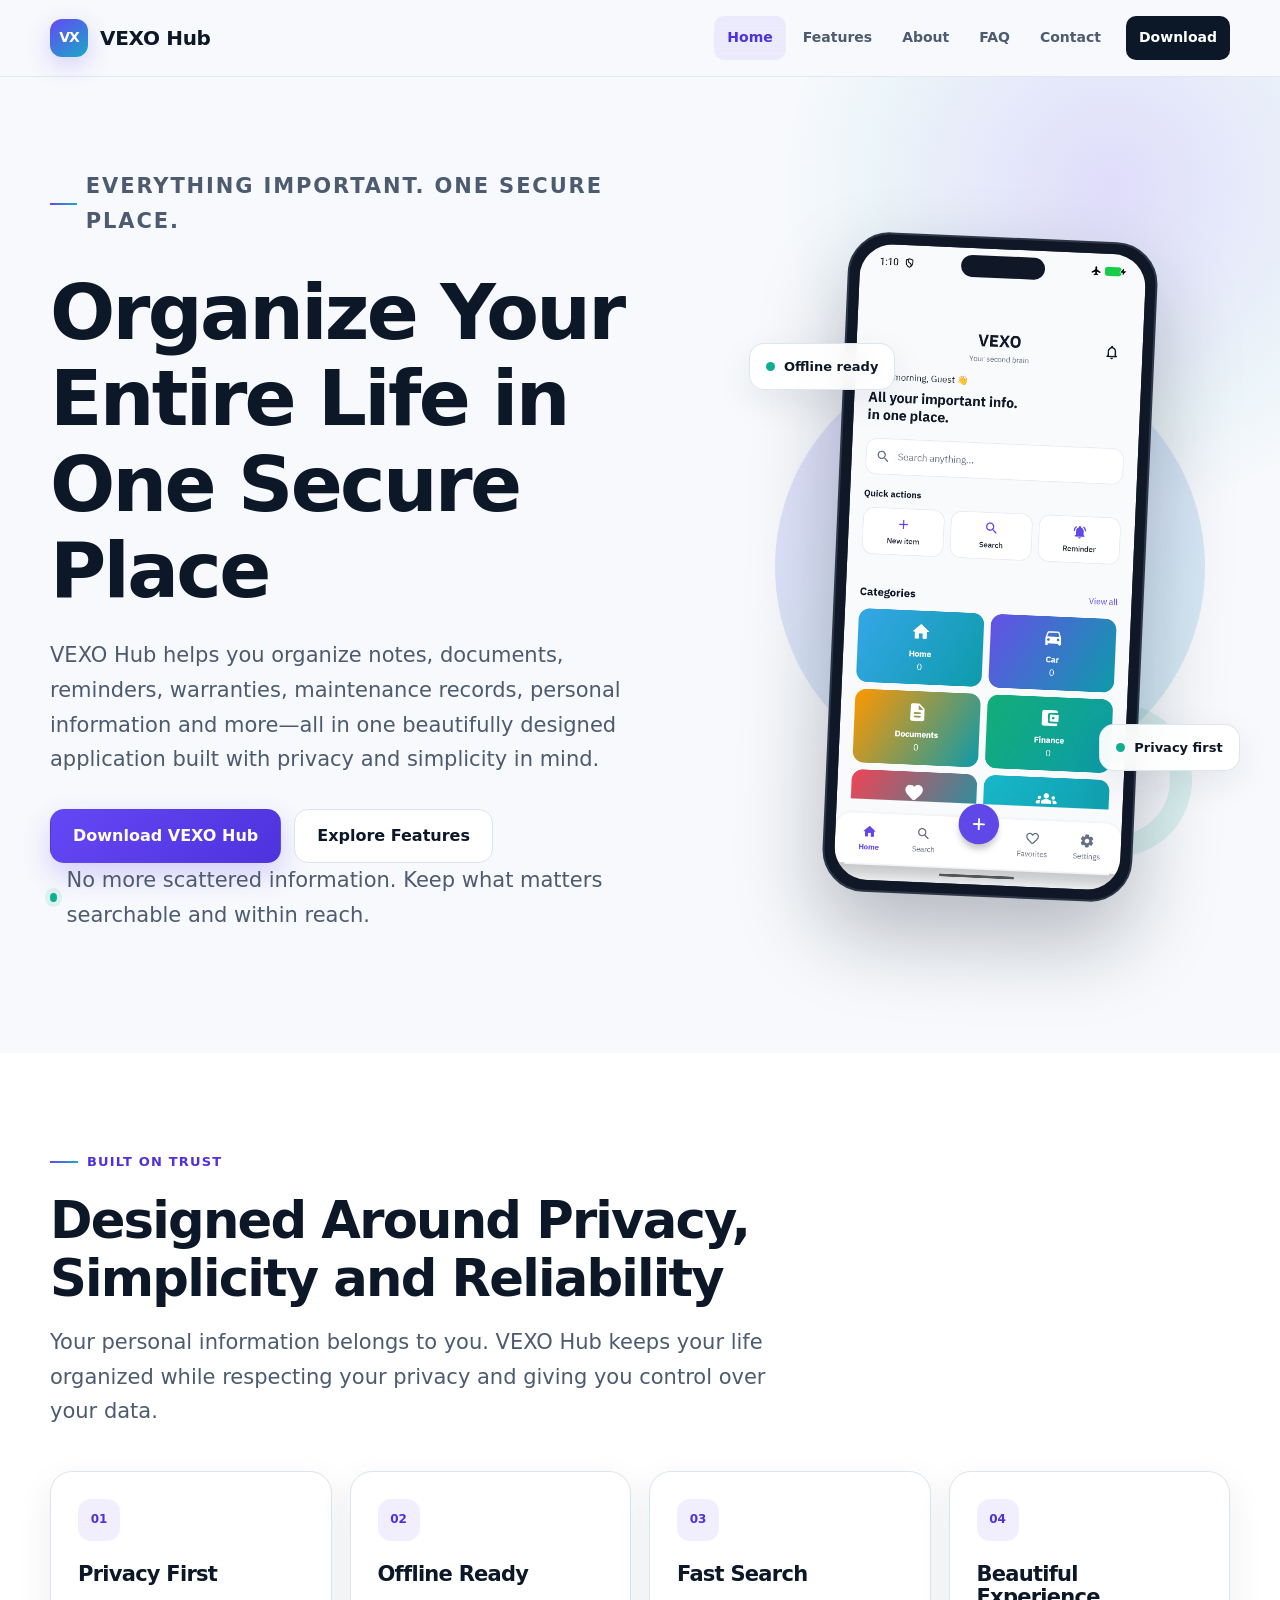
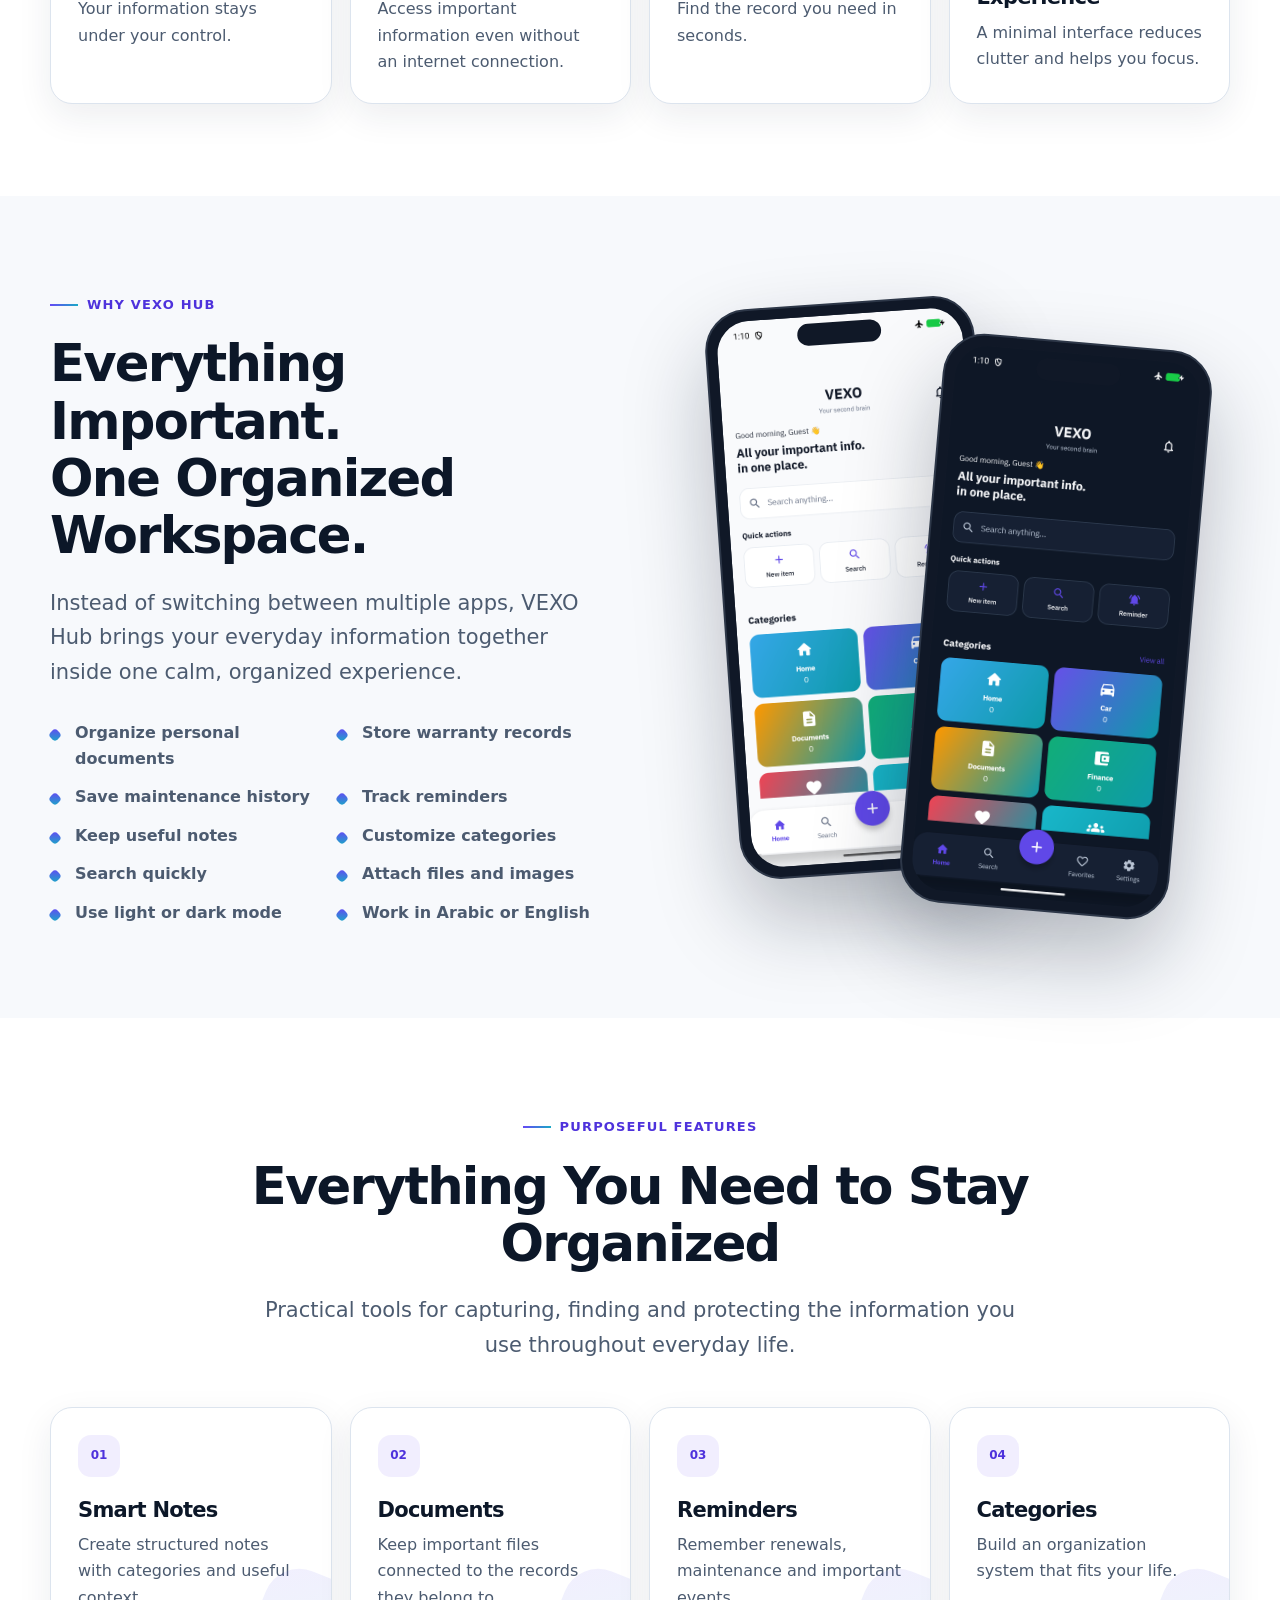
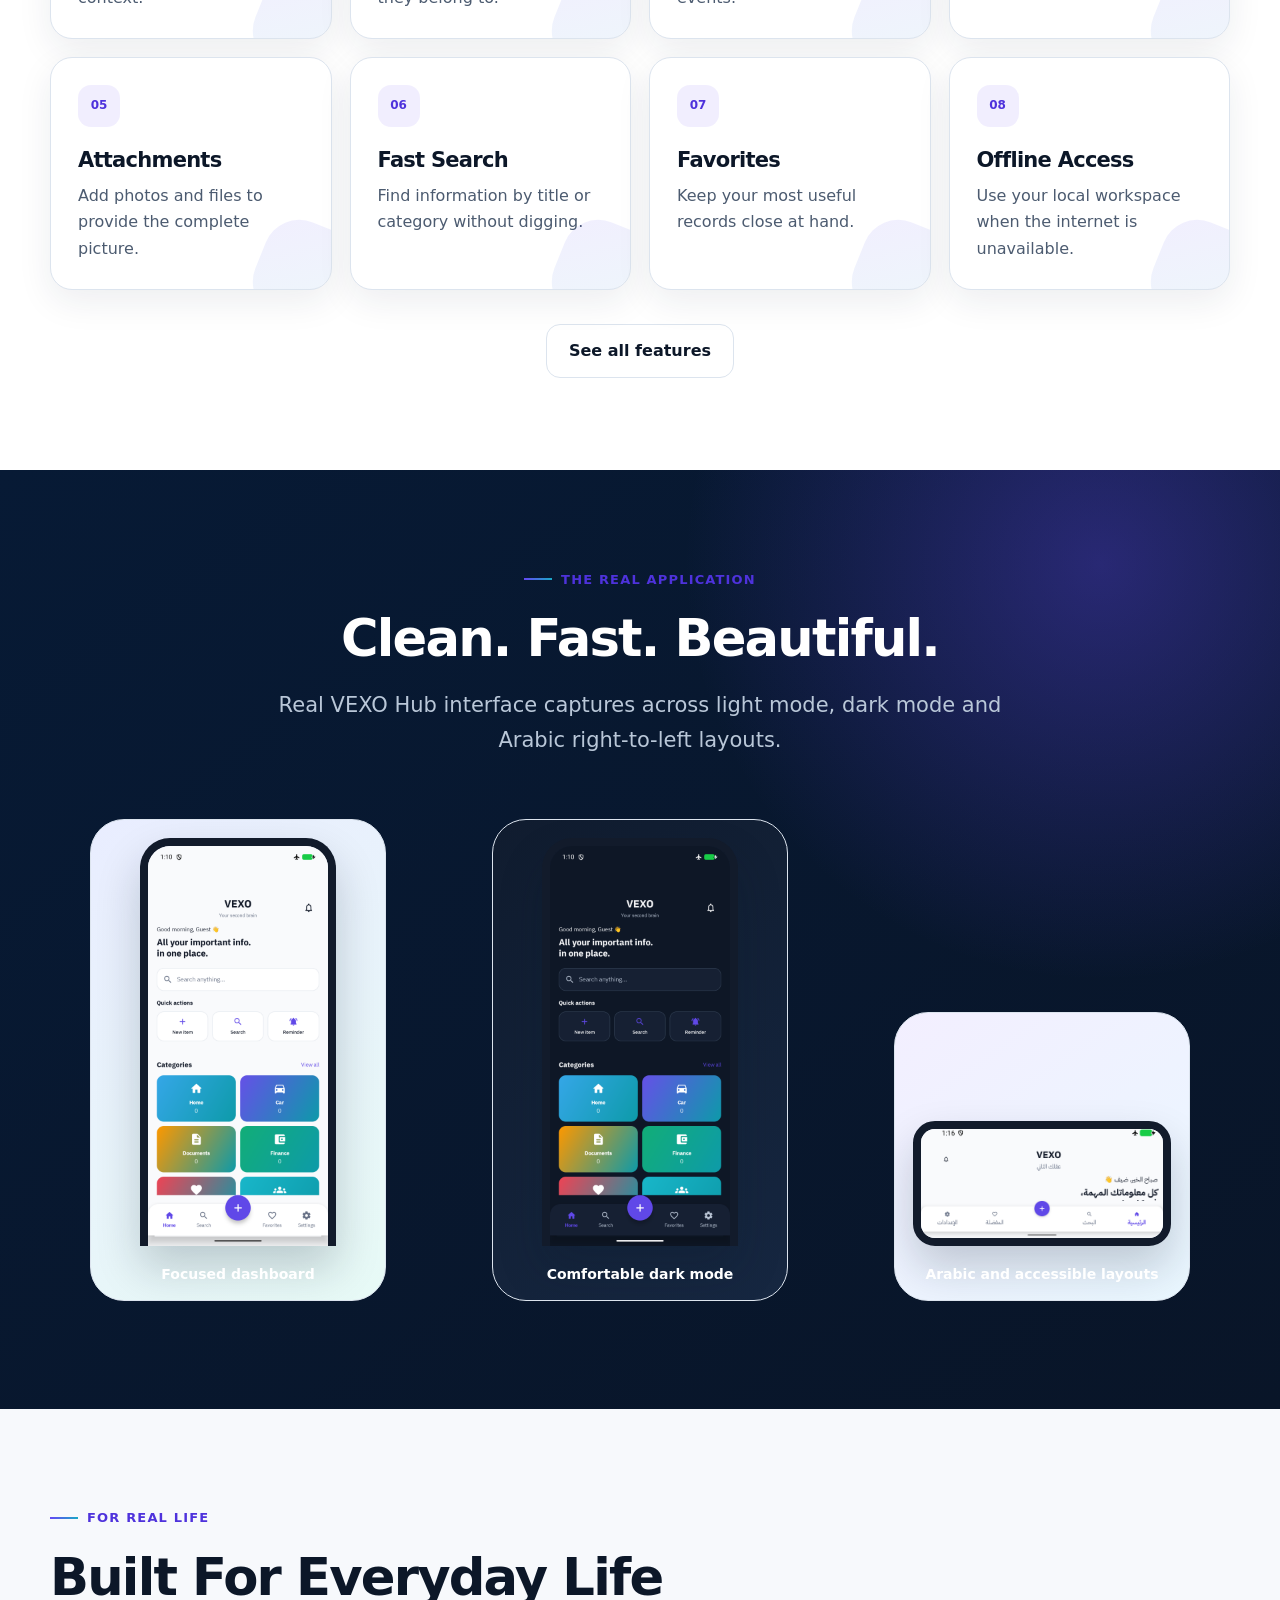
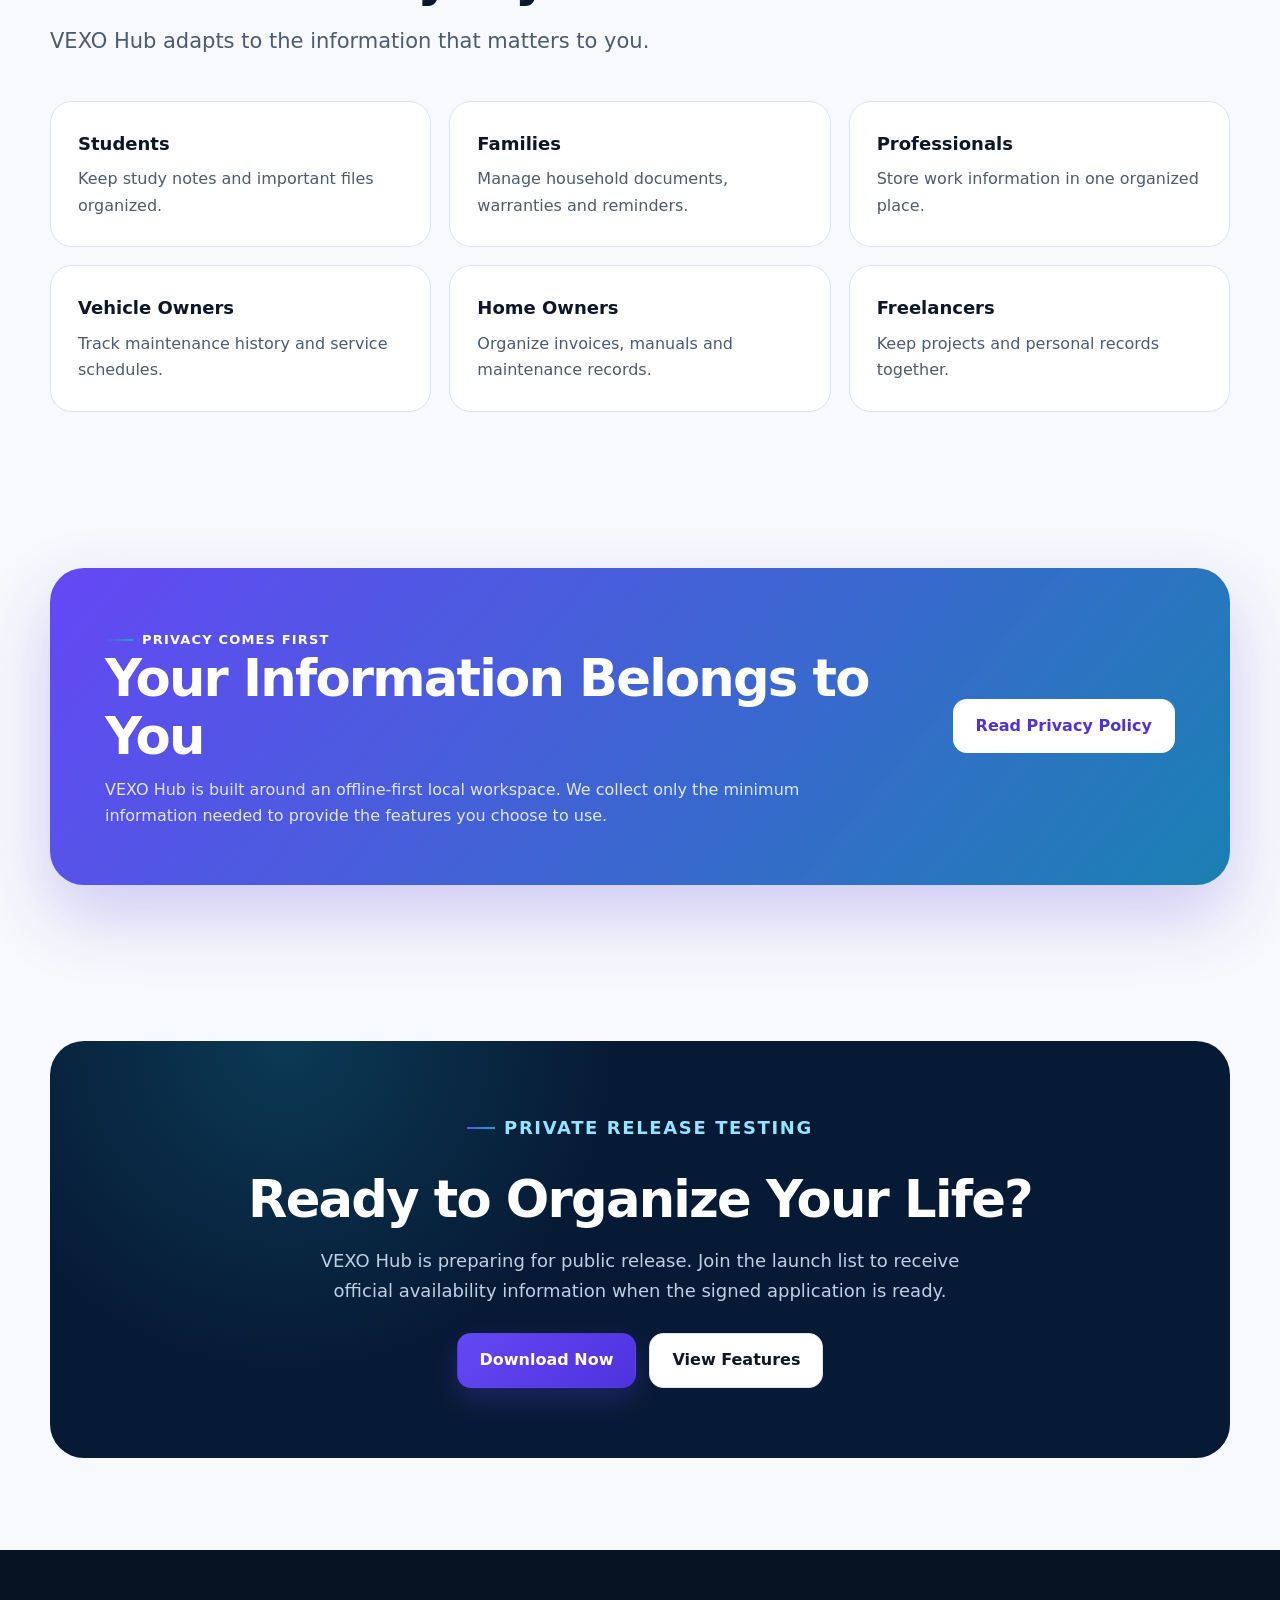
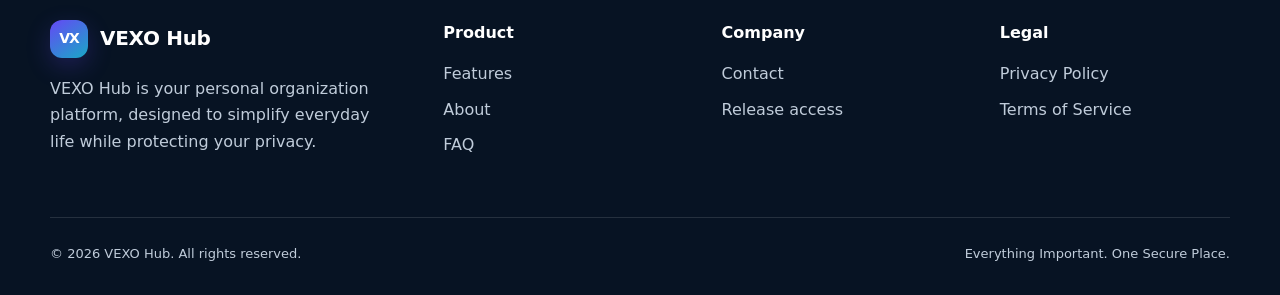
<file: index.html>
<!doctype html>
<html lang="en">
<head>
  <!-- Google tag (gtag.js) -->
<script async src="https://www.googletagmanager.com/gtag/js?id=G-ZB5SWGV2D3"></script>
<script>
  window.dataLayer = window.dataLayer || [];
  function gtag(){dataLayer.push(arguments);}
  gtag('js', new Date());

  gtag('config', 'G-ZB5SWGV2D3');
</script>
  <meta charset="utf-8">
  <meta name="viewport" content="width=device-width, initial-scale=1">
  <title>VEXO Hub | Organize Your Life in One Secure Place</title>
  <meta name="description" content="Organize notes, reminders, documents, warranties and personal information with VEXO Hub. A modern personal organization application built for privacy, simplicity and productivity.">
  <meta name="keywords" content="VEXO Hub, personal organizer, notes, documents, reminders, productivity, offline organizer, digital vault, life management, personal information manager">
  <meta name="theme-color" content="#071a35">
  <meta property="og:type" content="website">
  <meta property="og:title" content="VEXO Hub | Everything Important. One Secure Place.">
  <meta property="og:description" content="A private, offline-first home for your notes, documents, reminders and important life information.">
  <meta property="og:url" content="https://vexohub.app/">
  <meta property="og:image" content="https://vexohub.app/images/og.png">
  <meta property="og:image:alt" content="VEXO Hub — Everything Important. One Secure Place.">
  <meta name="twitter:card" content="summary_large_image">
  <link rel="canonical" href="https://vexohub.app/">
  <link rel="stylesheet" href="css/style.css">
  <script src="js/script.js" defer></script>
</head>
<body>
  <a class="skip-link" href="#main">Skip to content</a>
  <header class="site-header">
    <div class="container nav-wrap">
      <a class="brand" href="index.html" aria-label="VEXO Hub home">
        <span class="brand-mark" aria-hidden="true">VX</span>
        <span class="brand-name">VEXO Hub</span>
      </a>
      <button class="menu-toggle" type="button" aria-expanded="false" aria-controls="site-navigation" aria-label="Open navigation">
        <span></span><span></span><span></span>
      </button>
      <nav class="site-nav" id="site-navigation" aria-label="Main navigation">
        <a href="index.html" aria-current="page">Home</a>
        <a href="features.html">Features</a>
        <a href="about.html">About</a>
        <a href="faq.html">FAQ</a>
        <a href="contact.html">Contact</a>
        <a class="nav-cta" href="contact.html#download">Download</a>
      </nav>
    </div>
  </header>

  <main id="main">
    <section class="hero">
      <div class="container hero-grid">
        <div class="hero-copy">
          <p class="eyebrow">Everything Important. One Secure Place.</p>
          <h1>Organize Your Entire Life in One Secure Place</h1>
          <p>VEXO Hub helps you organize notes, documents, reminders, warranties, maintenance records, personal information and more—all in one beautifully designed application built with privacy and simplicity in mind.</p>
          <div class="button-row">
            <a class="button button-primary" href="contact.html#download">Download VEXO Hub</a>
            <a class="button button-secondary" href="features.html">Explore Features</a>
          </div>
          <p class="hero-note">No more scattered information. Keep what matters searchable and within reach.</p>
        </div>
        <div class="phone-stage" aria-label="VEXO Hub application preview">
          <div class="floating-chip chip-one">Offline ready</div>
          <div class="phone">
            <img src="images/app-dashboard-light.png" alt="VEXO Hub dashboard in light mode" width="1080" height="2400">
          </div>
          <div class="floating-chip chip-two">Privacy first</div>
        </div>
      </div>
    </section>

    <section class="section section-white">
      <div class="container">
        <div class="section-heading">
          <div>
            <p class="eyebrow">Built on trust</p>
            <h2>Designed Around Privacy, Simplicity and Reliability</h2>
            <p class="section-lead">Your personal information belongs to you. VEXO Hub keeps your life organized while respecting your privacy and giving you control over your data.</p>
          </div>
        </div>
        <div class="trust-grid">
          <article class="card">
            <span class="card-number">01</span>
            <h3>Privacy First</h3>
            <p>Your information stays under your control.</p>
          </article>
          <article class="card">
            <span class="card-number">02</span>
            <h3>Offline Ready</h3>
            <p>Access important information even without an internet connection.</p>
          </article>
          <article class="card">
            <span class="card-number">03</span>
            <h3>Fast Search</h3>
            <p>Find the record you need in seconds.</p>
          </article>
          <article class="card">
            <span class="card-number">04</span>
            <h3>Beautiful Experience</h3>
            <p>A minimal interface reduces clutter and helps you focus.</p>
          </article>
        </div>
      </div>
    </section>

    <section class="section">
      <div class="container split">
        <div>
          <p class="eyebrow">Why VEXO Hub</p>
          <h2>Everything Important.<br>One Organized Workspace.</h2>
          <p class="section-lead">Instead of switching between multiple apps, VEXO Hub brings your everyday information together inside one calm, organized experience.</p>
          <ul class="benefit-list">
            <li>Organize personal documents</li>
            <li>Store warranty records</li>
            <li>Save maintenance history</li>
            <li>Track reminders</li>
            <li>Keep useful notes</li>
            <li>Customize categories</li>
            <li>Search quickly</li>
            <li>Attach files and images</li>
            <li>Use light or dark mode</li>
            <li>Work in Arabic or English</li>
          </ul>
        </div>
        <div class="screen-pair" aria-label="VEXO Hub light and dark mode previews">
          <div class="phone">
            <img src="images/app-dashboard-light.png" alt="VEXO Hub organized categories in light mode" loading="lazy" width="1080" height="2400">
          </div>
          <div class="phone">
            <img src="images/app-dashboard-dark.png" alt="VEXO Hub organized categories in dark mode" loading="lazy" width="1080" height="2400">
          </div>
        </div>
      </div>
    </section>

    <section class="section section-white" id="features">
      <div class="container">
        <div class="centered">
          <p class="eyebrow">Purposeful features</p>
          <h2>Everything You Need to Stay Organized</h2>
          <p class="section-lead">Practical tools for capturing, finding and protecting the information you use throughout everyday life.</p>
        </div>
        <div class="feature-grid" style="margin-top: 44px">
          <article class="card feature-card"><span class="card-number">01</span><h3>Smart Notes</h3><p>Create structured notes with categories and useful context.</p></article>
          <article class="card feature-card"><span class="card-number">02</span><h3>Documents</h3><p>Keep important files connected to the records they belong to.</p></article>
          <article class="card feature-card"><span class="card-number">03</span><h3>Reminders</h3><p>Remember renewals, maintenance and important events.</p></article>
          <article class="card feature-card"><span class="card-number">04</span><h3>Categories</h3><p>Build an organization system that fits your life.</p></article>
          <article class="card feature-card"><span class="card-number">05</span><h3>Attachments</h3><p>Add photos and files to provide the complete picture.</p></article>
          <article class="card feature-card"><span class="card-number">06</span><h3>Fast Search</h3><p>Find information by title or category without digging.</p></article>
          <article class="card feature-card"><span class="card-number">07</span><h3>Favorites</h3><p>Keep your most useful records close at hand.</p></article>
          <article class="card feature-card"><span class="card-number">08</span><h3>Offline Access</h3><p>Use your local workspace when the internet is unavailable.</p></article>
        </div>
        <div class="button-row" style="justify-content:center; margin-top:34px">
          <a class="button button-secondary" href="features.html">See all features</a>
        </div>
      </div>
    </section>

    <section class="section section-dark">
      <div class="container">
        <div class="centered">
          <p class="eyebrow">The real application</p>
          <h2>Clean. Fast. Beautiful.</h2>
          <p class="section-lead">Real VEXO Hub interface captures across light mode, dark mode and Arabic right-to-left layouts.</p>
        </div>
        <div class="screens-gallery" style="margin-top:45px">
          <figure class="screen-card">
            <img src="images/app-dashboard-light.png" alt="VEXO Hub dashboard with quick actions and organized categories" loading="lazy" width="1080" height="2400">
            <figcaption class="screen-label">Focused dashboard</figcaption>
          </figure>
          <figure class="screen-card">
            <img src="images/app-dashboard-dark.png" alt="VEXO Hub dashboard in dark mode" loading="lazy" width="1080" height="2400">
            <figcaption class="screen-label">Comfortable dark mode</figcaption>
          </figure>
          <figure class="screen-card landscape">
            <img src="images/app-arabic-landscape.png" alt="VEXO Hub Arabic interface in landscape orientation with large text" loading="lazy" width="2400" height="1080">
            <figcaption class="screen-label">Arabic and accessible layouts</figcaption>
          </figure>
        </div>
      </div>
    </section>

    <section class="section">
      <div class="container">
        <div class="section-heading">
          <div>
            <p class="eyebrow">For real life</p>
            <h2>Built For Everyday Life</h2>
            <p class="section-lead">VEXO Hub adapts to the information that matters to you.</p>
          </div>
        </div>
        <div class="audience-grid">
          <article class="card audience-card"><strong>Students</strong><p>Keep study notes and important files organized.</p></article>
          <article class="card audience-card"><strong>Families</strong><p>Manage household documents, warranties and reminders.</p></article>
          <article class="card audience-card"><strong>Professionals</strong><p>Store work information in one organized place.</p></article>
          <article class="card audience-card"><strong>Vehicle Owners</strong><p>Track maintenance history and service schedules.</p></article>
          <article class="card audience-card"><strong>Home Owners</strong><p>Organize invoices, manuals and maintenance records.</p></article>
          <article class="card audience-card"><strong>Freelancers</strong><p>Keep projects and personal records together.</p></article>
        </div>
      </div>
    </section>

    <section class="section-tight">
      <div class="container">
        <div class="privacy-band">
          <div>
            <p class="eyebrow" style="color:#fff">Privacy comes first</p>
            <h2>Your Information Belongs to You</h2>
            <p>VEXO Hub is built around an offline-first local workspace. We collect only the minimum information needed to provide the features you choose to use.</p>
          </div>
          <a class="button" href="privacy.html">Read Privacy Policy</a>
        </div>
      </div>
    </section>

    <section class="section">
      <div class="container">
        <div class="cta-panel" id="availability">
          <p class="eyebrow" style="color:#93e5ff">Private release testing</p>
          <h2>Ready to Organize Your Life?</h2>
          <p>VEXO Hub is preparing for public release. Join the launch list to receive official availability information when the signed application is ready.</p>
          <div class="button-row">
            <a class="button button-primary" href="contact.html#download">Download Now</a>
            <a class="button button-secondary" href="features.html">View Features</a>
          </div>
        </div>
      </div>
    </section>
  </main>

  <footer class="site-footer">
    <div class="container">
      <div class="footer-grid">
        <div class="footer-brand">
          <a class="brand" href="index.html"><span class="brand-mark" aria-hidden="true">VX</span><span class="brand-name">VEXO Hub</span></a>
          <p>VEXO Hub is your personal organization platform, designed to simplify everyday life while protecting your privacy.</p>
        </div>
        <div class="footer-col"><strong>Product</strong><a href="features.html">Features</a><a href="about.html">About</a><a href="faq.html">FAQ</a></div>
        <div class="footer-col"><strong>Company</strong><a href="contact.html">Contact</a><a href="contact.html#download">Release access</a></div>
        <div class="footer-col"><strong>Legal</strong><a href="privacy.html">Privacy Policy</a><a href="terms.html">Terms of Service</a></div>
      </div>
      <div class="footer-bottom">
        <p>© <span data-current-year>2026</span> VEXO Hub. All rights reserved.</p>
        <p>Everything Important. One Secure Place.</p>
      </div>
    </div>
  </footer>
</body>
</html>
</file>
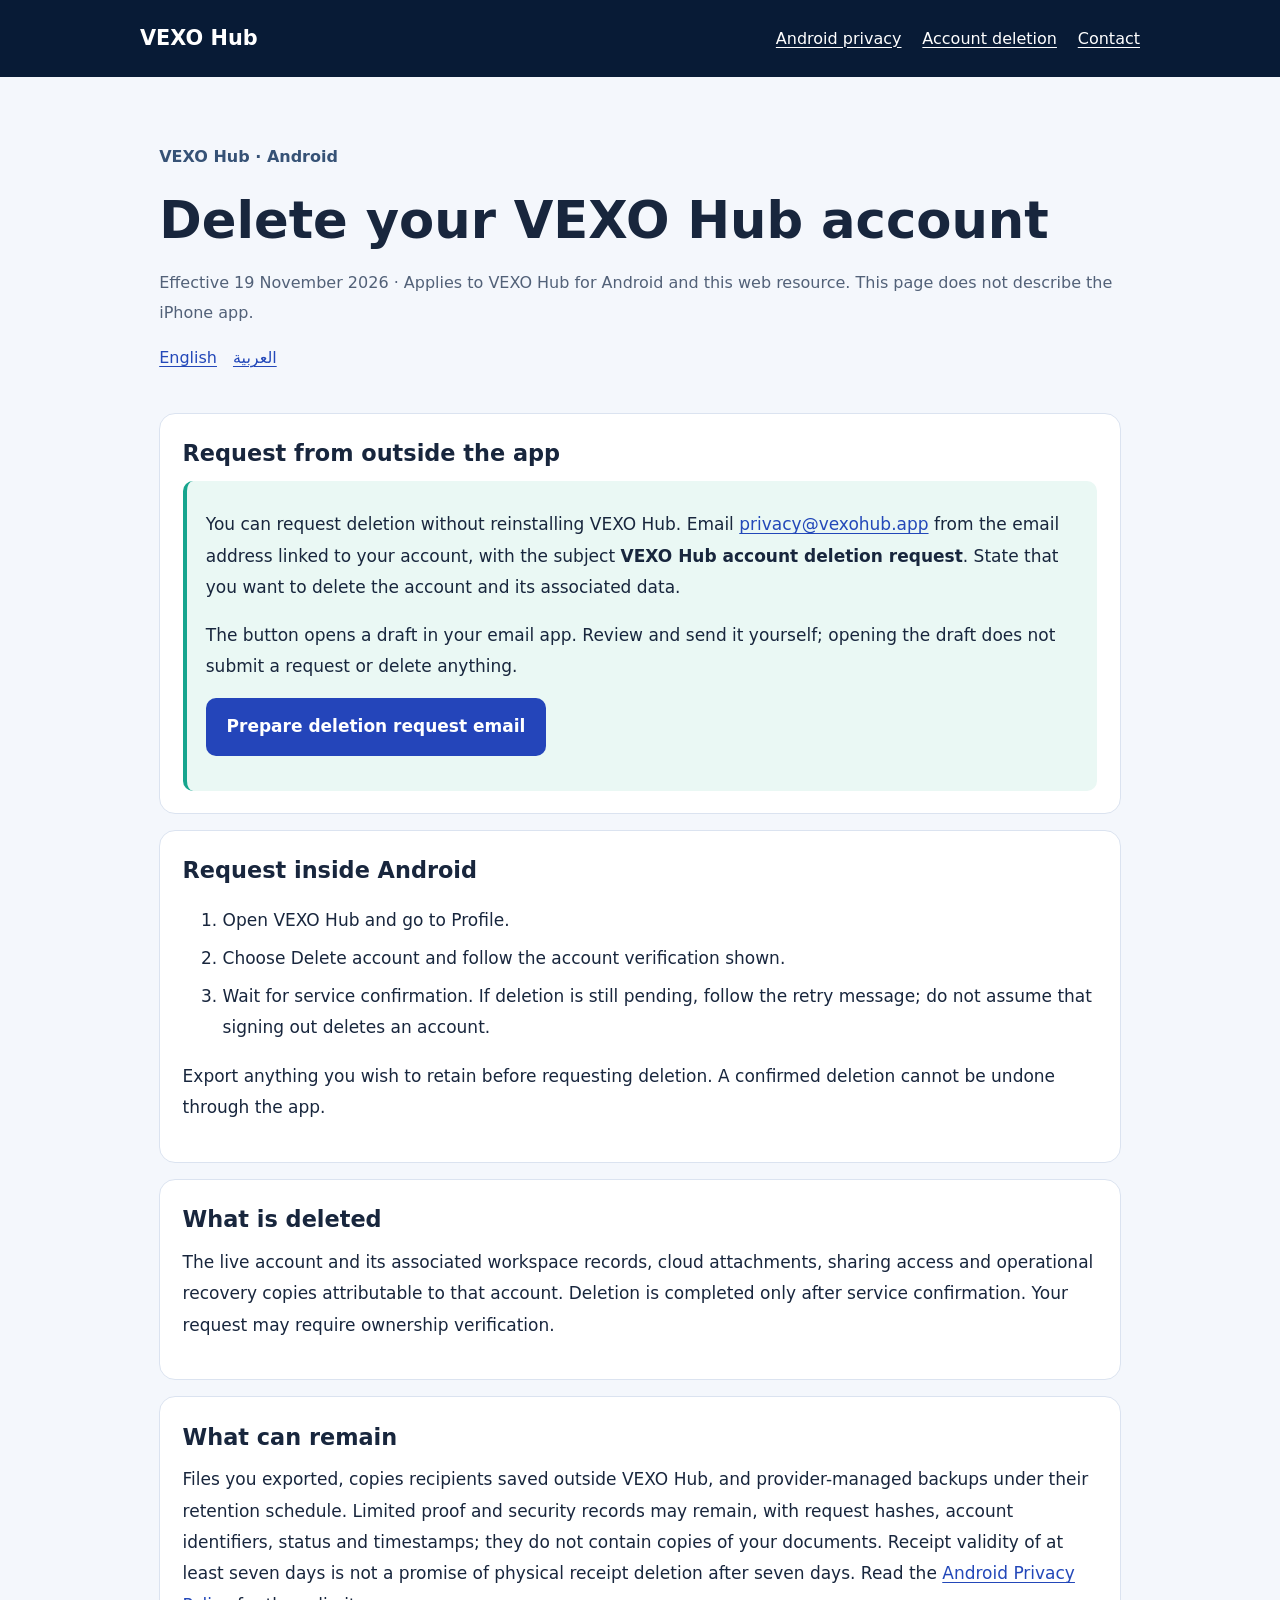
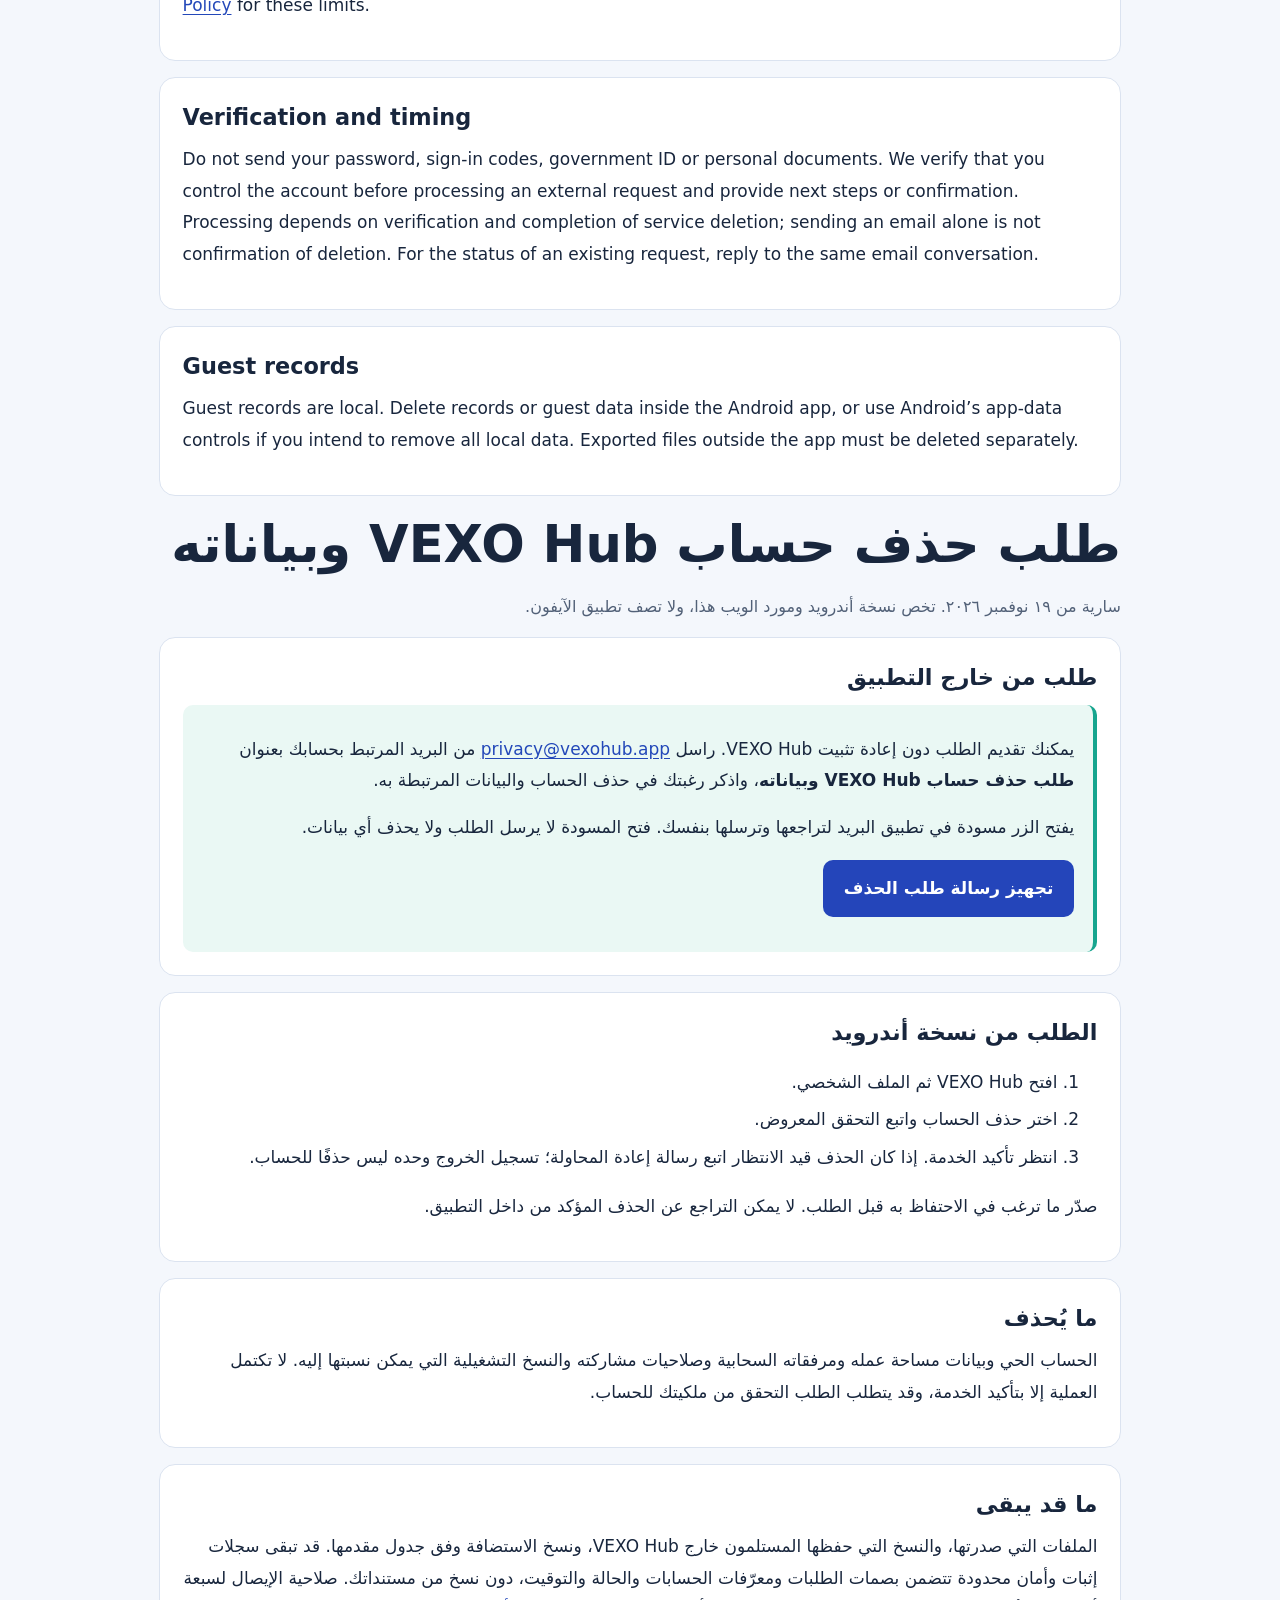
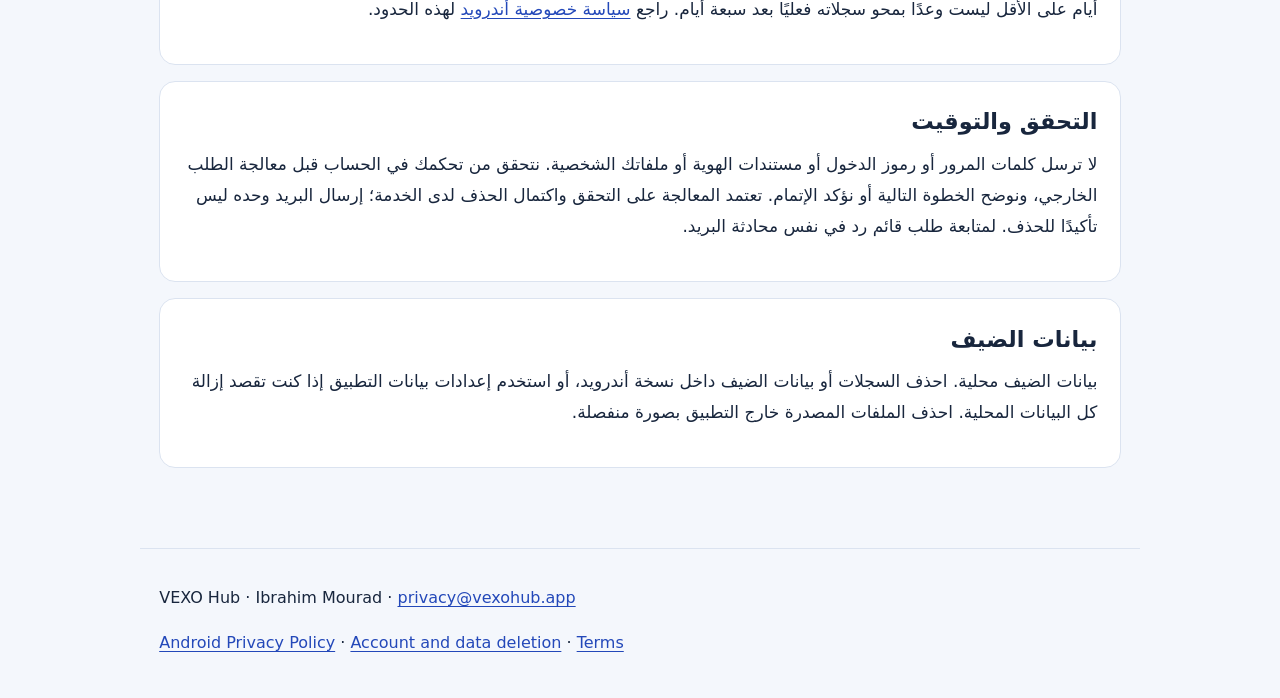
<file: delete-account/index.html>
<!doctype html>
<html lang="en"><head><meta charset="utf-8"><meta name="viewport" content="width=device-width,initial-scale=1"><title>Delete your VEXO Hub account</title><meta name="description" content="Request VEXO Hub account and associated data deletion inside Android or by email without reinstalling the app."><meta name="theme-color" content="#081b36"><link rel="canonical" href="https://vexohub.app/delete-account/"><style>*{box-sizing:border-box}html{scroll-behavior:auto}body{margin:0;background:#f4f7fc;color:#18263d;font:1.0625rem/1.85 system-ui,-apple-system,Arial,sans-serif}a{color:#2348b9;text-underline-offset:.2em}a:focus-visible,button:focus-visible{outline:3px solid #19bba0;outline-offset:5px}header{background:#081b36;color:white;padding:1.2rem max(1.2rem,calc((100vw - 1000px)/2))}nav{display:flex;align-items:center;gap:1.3rem;flex-wrap:wrap}nav a{color:white;font-size:1rem}nav .brand{font-weight:800;text-decoration:none;font-size:1.3rem;margin-inline-end:auto}main{max-width:1000px;margin:auto;padding:2rem 1.2rem 4rem}.hero{padding:1.5rem 0}h1{font-size:clamp(2rem,5vw,3.2rem);line-height:1.25;margin:.5rem 0 1rem}h2{font-size:1.4rem;line-height:1.55;margin:0 0 .6rem}p{margin:.6rem 0 1rem}section{background:white;border:1px solid #dbe3f0;border-radius:16px;padding:1.4rem;margin:1rem 0;scroll-margin-top:1rem}.eyebrow{font-size:1rem;color:#365276;font-weight:650}.notice{border-inline-start:4px solid #16a58e;background:#eaf8f4;padding:1.2rem;border-radius:10px}.actions{display:flex;gap:1rem;flex-wrap:wrap}.button{display:inline-flex;justify-content:center;align-items:center;background:#2445ba;color:white;padding:.8rem 1.3rem;border-radius:10px;text-decoration:none;font-weight:650;min-height:48px;overflow-wrap:anywhere}.muted{color:#526178;font-size:1rem}.language{display:flex;gap:1rem;flex-wrap:wrap}li{margin:.4rem 0}table{width:100%;border-collapse:collapse}th,td{text-align:start;vertical-align:top;border-bottom:1px solid #dbe3f0;padding:.8rem .5rem}footer{max-width:1000px;margin:auto;padding:1.5rem 1.2rem;border-top:1px solid #dbe3f0;font-size:1rem}.skip{position:absolute;top:-200px}.skip:focus{top:10px;background:white;padding:1rem;z-index:20}code{overflow-wrap:anywhere} @media(max-width:600px){header{padding:1rem}nav{gap:.8rem}section{padding:1.1rem}.button{width:100%}main{padding:1rem 1rem 3rem}th,td{padding:.55rem .25rem}} @media(prefers-reduced-motion:reduce){html{scroll-behavior:auto}}</style></head><body><a class="skip" href="#main">Skip to content</a><header><nav aria-label="Main navigation"><a class="brand" href="/">VEXO Hub</a><a href="/privacy/android/">Android privacy</a><a href="/delete-account/">Account deletion</a><a href="/contact.html">Contact</a></nav></header><main id="main"><div class="hero"><p class="eyebrow">VEXO Hub · Android</p><h1>Delete your VEXO Hub account</h1><p class="muted">Effective 19 November 2026 · Applies to VEXO Hub for Android and this web resource. This page does not describe the iPhone app.</p><nav class="language" aria-label="Choose language"><a href="#english" style="color:#2348b9">English</a><a href="#arabic" lang="ar" style="color:#2348b9">العربية</a></nav></div><article id="english" lang="en"><section><h2>Request from outside the app</h2><div class="notice"><p>You can request deletion without reinstalling VEXO Hub. Email <a href="mailto:privacy@vexohub.app">privacy@vexohub.app</a> from the email address linked to your account, with the subject <strong>VEXO Hub account deletion request</strong>. State that you want to delete the account and its associated data.</p><p>The button opens a draft in your email app. Review and send it yourself; opening the draft does not submit a request or delete anything.</p><p><a class="button" href="mailto:privacy@vexohub.app?subject=VEXO+Hub+account+deletion+request&amp;body=Please+delete+my+VEXO+Hub+account+and+its+associated+data.+I+am+sending+this+request+from+the+email+address+linked+to+my+account.+Please+explain+any+verification+needed+and+confirm+completion.+I+will+not+include+passwords+or+sign-in+codes.">Prepare deletion request email</a></p></div></section><section><h2>Request inside Android</h2><ol><li>Open VEXO Hub and go to Profile.</li><li>Choose Delete account and follow the account verification shown.</li><li>Wait for service confirmation. If deletion is still pending, follow the retry message; do not assume that signing out deletes an account.</li></ol><p>Export anything you wish to retain before requesting deletion. A confirmed deletion cannot be undone through the app.</p></section><section><h2>What is deleted</h2><p>The live account and its associated workspace records, cloud attachments, sharing access and operational recovery copies attributable to that account. Deletion is completed only after service confirmation. Your request may require ownership verification.</p></section><section><h2>What can remain</h2><p>Files you exported, copies recipients saved outside VEXO Hub, and provider-managed backups under their retention schedule. Limited proof and security records may remain, with request hashes, account identifiers, status and timestamps; they do not contain copies of your documents. Receipt validity of at least seven days is not a promise of physical receipt deletion after seven days. Read the <a href="/privacy/android/">Android Privacy Policy</a> for these limits.</p></section><section><h2>Verification and timing</h2><p>Do not send your password, sign-in codes, government ID or personal documents. We verify that you control the account before processing an external request and provide next steps or confirmation. Processing depends on verification and completion of service deletion; sending an email alone is not confirmation of deletion. For the status of an existing request, reply to the same email conversation.</p></section><section><h2>Guest records</h2><p>Guest records are local. Delete records or guest data inside the Android app, or use Android’s app-data controls if you intend to remove all local data. Exported files outside the app must be deleted separately.</p></section></article><article id="arabic" lang="ar" dir="rtl"><h1>طلب حذف حساب VEXO Hub وبياناته</h1><p class="muted">سارية من ١٩ نوفمبر ٢٠٢٦. تخص نسخة أندرويد ومورد الويب هذا، ولا تصف تطبيق الآيفون.</p><section><h2>طلب من خارج التطبيق</h2><div class="notice"><p>يمكنك تقديم الطلب دون إعادة تثبيت VEXO Hub. راسل <a href="mailto:privacy@vexohub.app">privacy@vexohub.app</a> من البريد المرتبط بحسابك بعنوان <strong>طلب حذف حساب VEXO Hub وبياناته</strong>، واذكر رغبتك في حذف الحساب والبيانات المرتبطة به.</p><p>يفتح الزر مسودة في تطبيق البريد لتراجعها وترسلها بنفسك. فتح المسودة لا يرسل الطلب ولا يحذف أي بيانات.</p><p><a class="button" href="mailto:privacy@vexohub.app?subject=%D8%B7%D9%84%D8%A8+%D8%AD%D8%B0%D9%81+%D8%AD%D8%B3%D8%A7%D8%A8+VEXO+Hub+%D9%88%D8%A8%D9%8A%D8%A7%D9%86%D8%A7%D8%AA%D9%87&amp;body=%D8%A3%D8%B7%D9%84%D8%A8+%D8%AD%D8%B0%D9%81+%D8%AD%D8%B3%D8%A7%D8%A8+VEXO+Hub+%D9%88%D8%A7%D9%84%D8%A8%D9%8A%D8%A7%D9%86%D8%A7%D8%AA+%D8%A7%D9%84%D9%85%D8%B1%D8%AA%D8%A8%D8%B7%D8%A9+%D8%A8%D9%87.+%D8%A3%D8%B1%D8%B3%D9%84+%D8%A7%D9%84%D8%B7%D9%84%D8%A8+%D9%85%D9%86+%D8%A7%D9%84%D8%A8%D8%B1%D9%8A%D8%AF+%D8%A7%D9%84%D9%85%D8%B1%D8%AA%D8%A8%D8%B7+%D8%A8%D8%AD%D8%B3%D8%A7%D8%A8%D9%8A.+%D8%A3%D8%B1%D8%AC%D9%88+%D8%AA%D9%88%D8%B6%D9%8A%D8%AD+%D8%AE%D8%B7%D9%88%D8%A7%D8%AA+%D8%A7%D9%84%D8%AA%D8%AD%D9%82%D9%82+%D8%A7%D9%84%D9%84%D8%A7%D8%B2%D9%85%D8%A9+%D9%88%D8%AA%D8%A3%D9%83%D9%8A%D8%AF+%D8%A7%D9%83%D8%AA%D9%85%D8%A7%D9%84+%D8%A7%D9%84%D8%AD%D8%B0%D9%81.+%D9%84%D9%86+%D8%A3%D8%B1%D8%B3%D9%84+%D9%83%D9%84%D9%85%D8%A7%D8%AA+%D9%85%D8%B1%D9%88%D8%B1+%D8%A3%D9%88+%D8%B1%D9%85%D9%88%D8%B2+%D8%AF%D8%AE%D9%88%D9%84.">تجهيز رسالة طلب الحذف</a></p></div></section><section><h2>الطلب من نسخة أندرويد</h2><ol><li>افتح VEXO Hub ثم الملف الشخصي.</li><li>اختر حذف الحساب واتبع التحقق المعروض.</li><li>انتظر تأكيد الخدمة. إذا كان الحذف قيد الانتظار اتبع رسالة إعادة المحاولة؛ تسجيل الخروج وحده ليس حذفًا للحساب.</li></ol><p>صدّر ما ترغب في الاحتفاظ به قبل الطلب. لا يمكن التراجع عن الحذف المؤكد من داخل التطبيق.</p></section><section><h2>ما يُحذف</h2><p>الحساب الحي وبيانات مساحة عمله ومرفقاته السحابية وصلاحيات مشاركته والنسخ التشغيلية التي يمكن نسبتها إليه. لا تكتمل العملية إلا بتأكيد الخدمة، وقد يتطلب الطلب التحقق من ملكيتك للحساب.</p></section><section><h2>ما قد يبقى</h2><p>الملفات التي صدرتها، والنسخ التي حفظها المستلمون خارج VEXO Hub، ونسخ الاستضافة وفق جدول مقدمها. قد تبقى سجلات إثبات وأمان محدودة تتضمن بصمات الطلبات ومعرّفات الحسابات والحالة والتوقيت، دون نسخ من مستنداتك. صلاحية الإيصال لسبعة أيام على الأقل ليست وعدًا بمحو سجلاته فعليًا بعد سبعة أيام. راجع <a href="/privacy/android/">سياسة خصوصية أندرويد</a> لهذه الحدود.</p></section><section><h2>التحقق والتوقيت</h2><p>لا ترسل كلمات المرور أو رموز الدخول أو مستندات الهوية أو ملفاتك الشخصية. نتحقق من تحكمك في الحساب قبل معالجة الطلب الخارجي، ونوضح الخطوة التالية أو نؤكد الإتمام. تعتمد المعالجة على التحقق واكتمال الحذف لدى الخدمة؛ إرسال البريد وحده ليس تأكيدًا للحذف. لمتابعة طلب قائم رد في نفس محادثة البريد.</p></section><section><h2>بيانات الضيف</h2><p>بيانات الضيف محلية. احذف السجلات أو بيانات الضيف داخل نسخة أندرويد، أو استخدم إعدادات بيانات التطبيق إذا كنت تقصد إزالة كل البيانات المحلية. احذف الملفات المصدرة خارج التطبيق بصورة منفصلة.</p></section></article></main><footer><p>VEXO Hub · Ibrahim Mourad · <a href="mailto:privacy@vexohub.app">privacy@vexohub.app</a></p><p><a href="/privacy/android/">Android Privacy Policy</a> · <a href="/delete-account/">Account and data deletion</a> · <a href="/terms.html">Terms</a></p></footer></body></html>
</file>
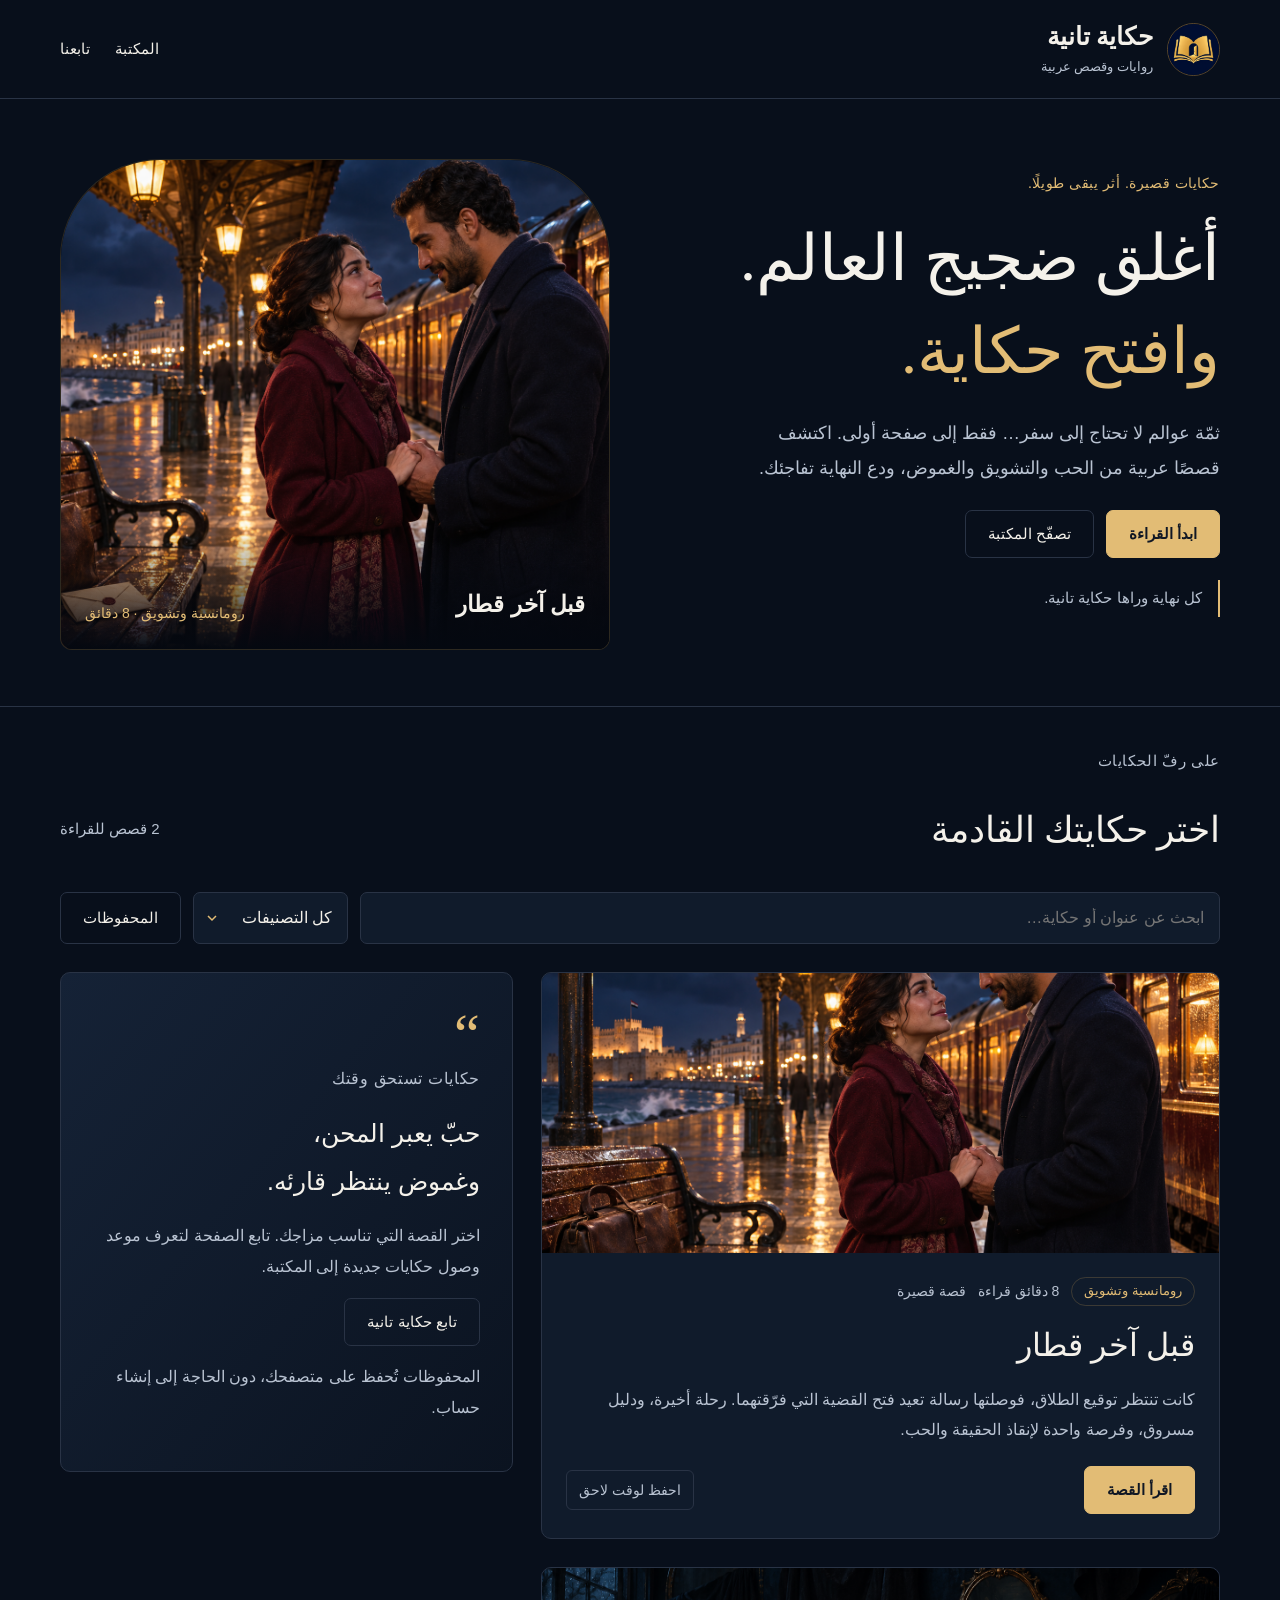
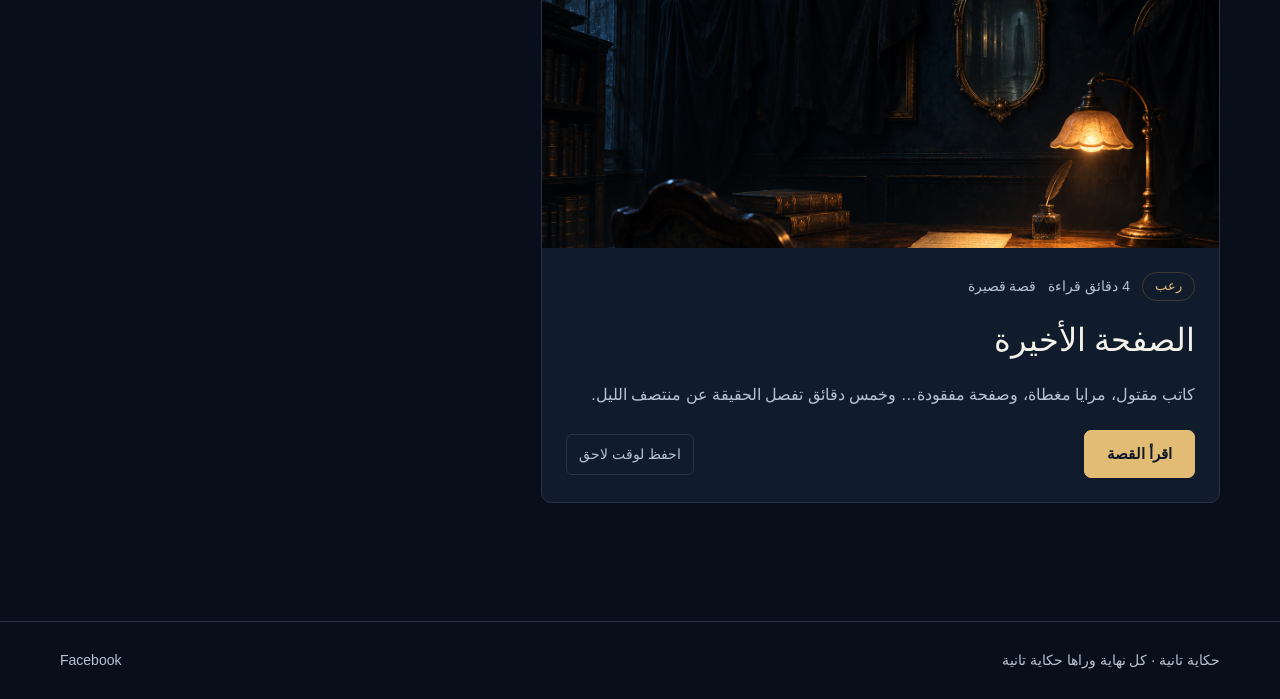
<file: stories/index.html>
<!doctype html>
<html lang="ar" dir="rtl"><head><meta charset="utf-8">
<meta name="viewport" content="width=device-width,initial-scale=1">
<title>حكاية تانية | روايات وقصص عربية</title><meta name="description" content="قصص عربية مكتملة من الرومانسية والتشويق والرعب. اكتشف حكايتك القادمة واحفظها لوقت لاحق.">
<meta name="theme-color" content="#080f1b"><link rel="canonical" href="https://vexohub.app/stories/">
<meta property="og:type" content="website"><meta property="og:locale" content="ar_AR">
<meta property="og:title" content="حكاية تانية | روايات وقصص عربية"><meta property="og:description" content="قصص عربية مكتملة من الرومانسية والتشويق والرعب. اكتشف حكايتك القادمة واحفظها لوقت لاحق.">
<meta property="og:url" content="https://vexohub.app/stories/">
<meta property="og:image" content="https://vexohub.app/stories/assets/before-the-last-train.png">
<meta property="og:image:alt" content="رجل وامرأة بالغان ينتظران قطارًا ليليًا في محطة قديمة بجوار حقيبة ورسالة">
<meta name="twitter:card" content="summary_large_image">
<link rel="icon" href="./assets/brand.png"><link rel="stylesheet" href="./assets/style.css">
<script src="./assets/app.js" defer></script></head><body><a class="skip" href="#main">انتقل إلى المحتوى</a>
<header class="header"><div class="wrap nav">
<a class="brand" href="./"><img src="./assets/brand.png" width="53" height="53" alt=""><span><b>حكاية تانية</b><small>روايات وقصص عربية</small></span></a>
<nav aria-label="القائمة الرئيسية"><a href="./#library">المكتبة</a><a href="https://www.facebook.com/profile.php?id=61596727980276" target="_blank" rel="noopener noreferrer">تابعنا</a></nav>
</div></header>
<main id="main">
<section class="hero"><div class="wrap hero-grid">
<div><p class="eyebrow">حكايات قصيرة. أثر يبقى طويلًا.</p>
<h1>أغلق ضجيج العالم.<br><em>وافتح حكاية.</em></h1>
<p class="lead">ثمّة عوالم لا تحتاج إلى سفر… فقط إلى صفحة أولى. اكتشف قصصًا عربية من الحب والتشويق والغموض، ودع النهاية تفاجئك.</p>
<div class="actions"><a class="button primary" href="before-the-last-train/">ابدأ القراءة</a><a class="button" href="#library">تصفّح المكتبة</a></div>
<p class="notice">كل نهاية وراها حكاية تانية.</p></div>
<a class="hero-art" href="before-the-last-train/" aria-label="اقرأ قصة قبل آخر قطار">
<img src="assets/before-the-last-train.png" width="1536" height="1024" alt="رجل وامرأة بالغان ينتظران قطارًا ليليًا في محطة قديمة بجوار حقيبة ورسالة" fetchpriority="high">
<div class="art-note"><strong>قبل آخر قطار</strong><span>رومانسية وتشويق · 8 دقائق</span></div></a>
</div></section>
<section class="library" id="library"><div class="wrap">
<div class="section-heading"><div><p class="eyebrow">على رفّ الحكايات</p><h2>اختر حكايتك القادمة</h2></div><p data-count aria-live="polite">2 قصص للقراءة</p></div>
<div class="filters" role="search" aria-label="البحث في القصص">
<div class="search"><label class="sr-only" for="search">ابحث عن قصة</label><input id="search" data-search type="search" placeholder="ابحث عن عنوان أو حكاية…" autocomplete="off"></div>
<label class="sr-only" for="category">تصنيف القصة</label><select id="category" data-category><option value="">كل التصنيفات</option><option value="رومانسية وتشويق">رومانسية وتشويق</option><option value="رعب">رعب</option></select>
<button class="button" type="button" data-saved-filter aria-pressed="false">المحفوظات</button></div>
<div class="cards"><div class="story-list">
<article class="story-card" data-story-card="before-the-last-train" data-category="رومانسية وتشويق" data-search="قبل آخر قطار رومانسية وتشويق رومانسية تشويق قطار محامية مهندس دليل حب">
<a href="before-the-last-train/"><img class="story-image" src="assets/before-the-last-train.png" alt="رجل وامرأة بالغان ينتظران قطارًا ليليًا في محطة قديمة بجوار حقيبة ورسالة" width="1536" height="1024" loading="lazy"></a>
<div class="card-body"><div class="meta"><span class="tag">رومانسية وتشويق</span><span>8 دقائق قراءة</span><span>قصة قصيرة</span></div>
<h3><a href="before-the-last-train/">قبل آخر قطار</a></h3><p>كانت تنتظر توقيع الطلاق، فوصلتها رسالة تعيد فتح القضية التي فرّقتهما. رحلة أخيرة، ودليل مسروق، وفرصة واحدة لإنقاذ الحقيقة والحب.</p>
<div class="card-bottom"><a class="button primary" href="before-the-last-train/">اقرأ القصة</a><button class="quiet" type="button" data-save="before-the-last-train" aria-pressed="false">احفظ لوقت لاحق</button></div></div></article><article class="story-card" data-story-card="the-last-page" data-category="رعب" data-search="الصفحة الأخيرة رعب مرايا كاتب غموض">
<a href="the-last-page/"><img class="story-image" src="assets/the-last-page.png" alt="مكتب مظلم ومرآة غامضة في قصة الصفحة الأخيرة" width="1536" height="1024" loading="lazy"></a>
<div class="card-body"><div class="meta"><span class="tag">رعب</span><span>4 دقائق قراءة</span><span>قصة قصيرة</span></div>
<h3><a href="the-last-page/">الصفحة الأخيرة</a></h3><p>كاتب مقتول، مرايا مغطاة، وصفحة مفقودة… وخمس دقائق تفصل الحقيقة عن منتصف الليل.</p>
<div class="card-bottom"><a class="button primary" href="the-last-page/">اقرأ القصة</a><button class="quiet" type="button" data-save="the-last-page" aria-pressed="false">احفظ لوقت لاحق</button></div></div></article>
<p class="empty" data-empty hidden></p>
<p class="live" data-status role="status"></p>
</div><aside class="editor-note"><span class="ornament" aria-hidden="true">“</span><p class="eyebrow">حكايات تستحق وقتك</p><h3>حبّ يعبر المحن،<br>وغموض ينتظر قارئه.</h3>
<p>اختر القصة التي تناسب مزاجك. تابع الصفحة لتعرف موعد وصول حكايات جديدة إلى المكتبة.</p>
<a class="button" href="https://www.facebook.com/profile.php?id=61596727980276" target="_blank" rel="noopener noreferrer">تابع حكاية تانية</a>
<p>المحفوظات تُحفظ على متصفحك، دون الحاجة إلى إنشاء حساب.</p></aside></div>
</div></section></main><footer><div class="wrap"><span>حكاية تانية · كل نهاية وراها حكاية تانية</span>
<div class="footer-links"><a href="https://www.facebook.com/profile.php?id=61596727980276" target="_blank" rel="noopener noreferrer">Facebook</a></div></div></footer></body></html>
</file>
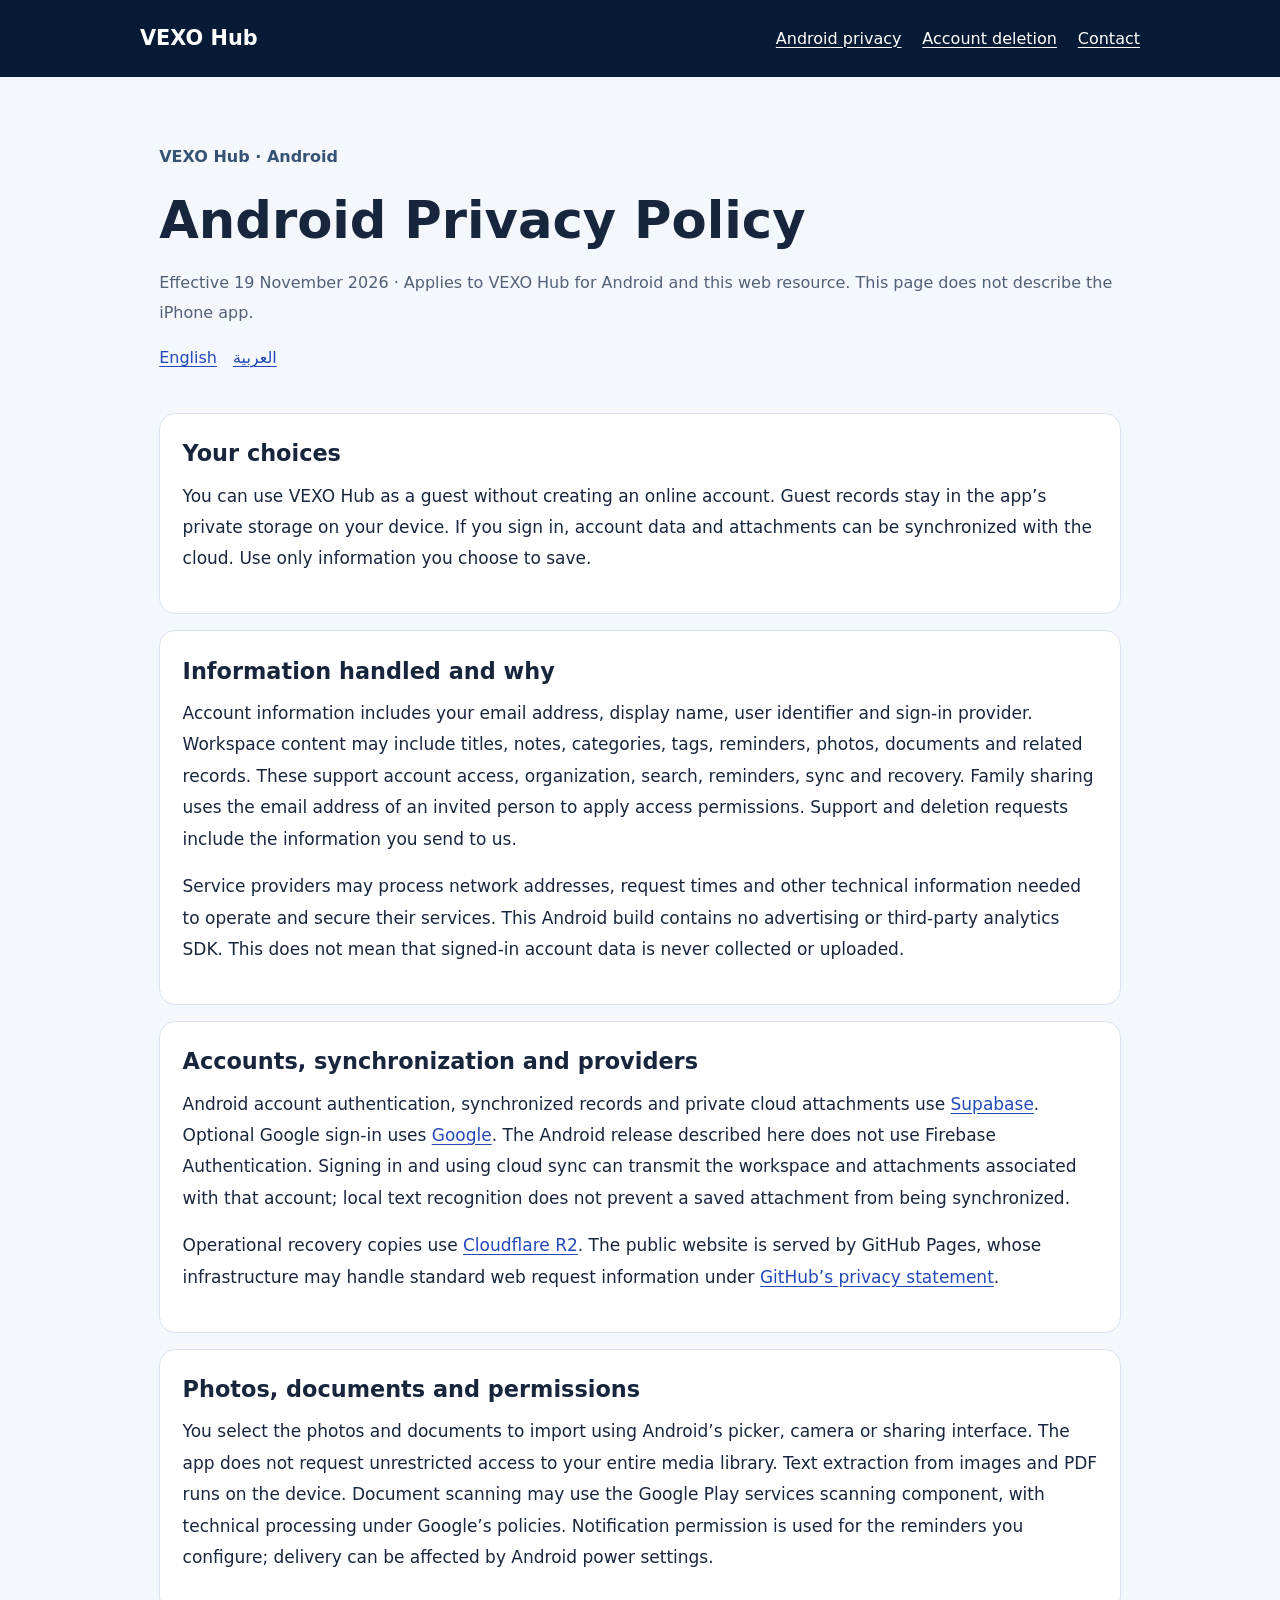
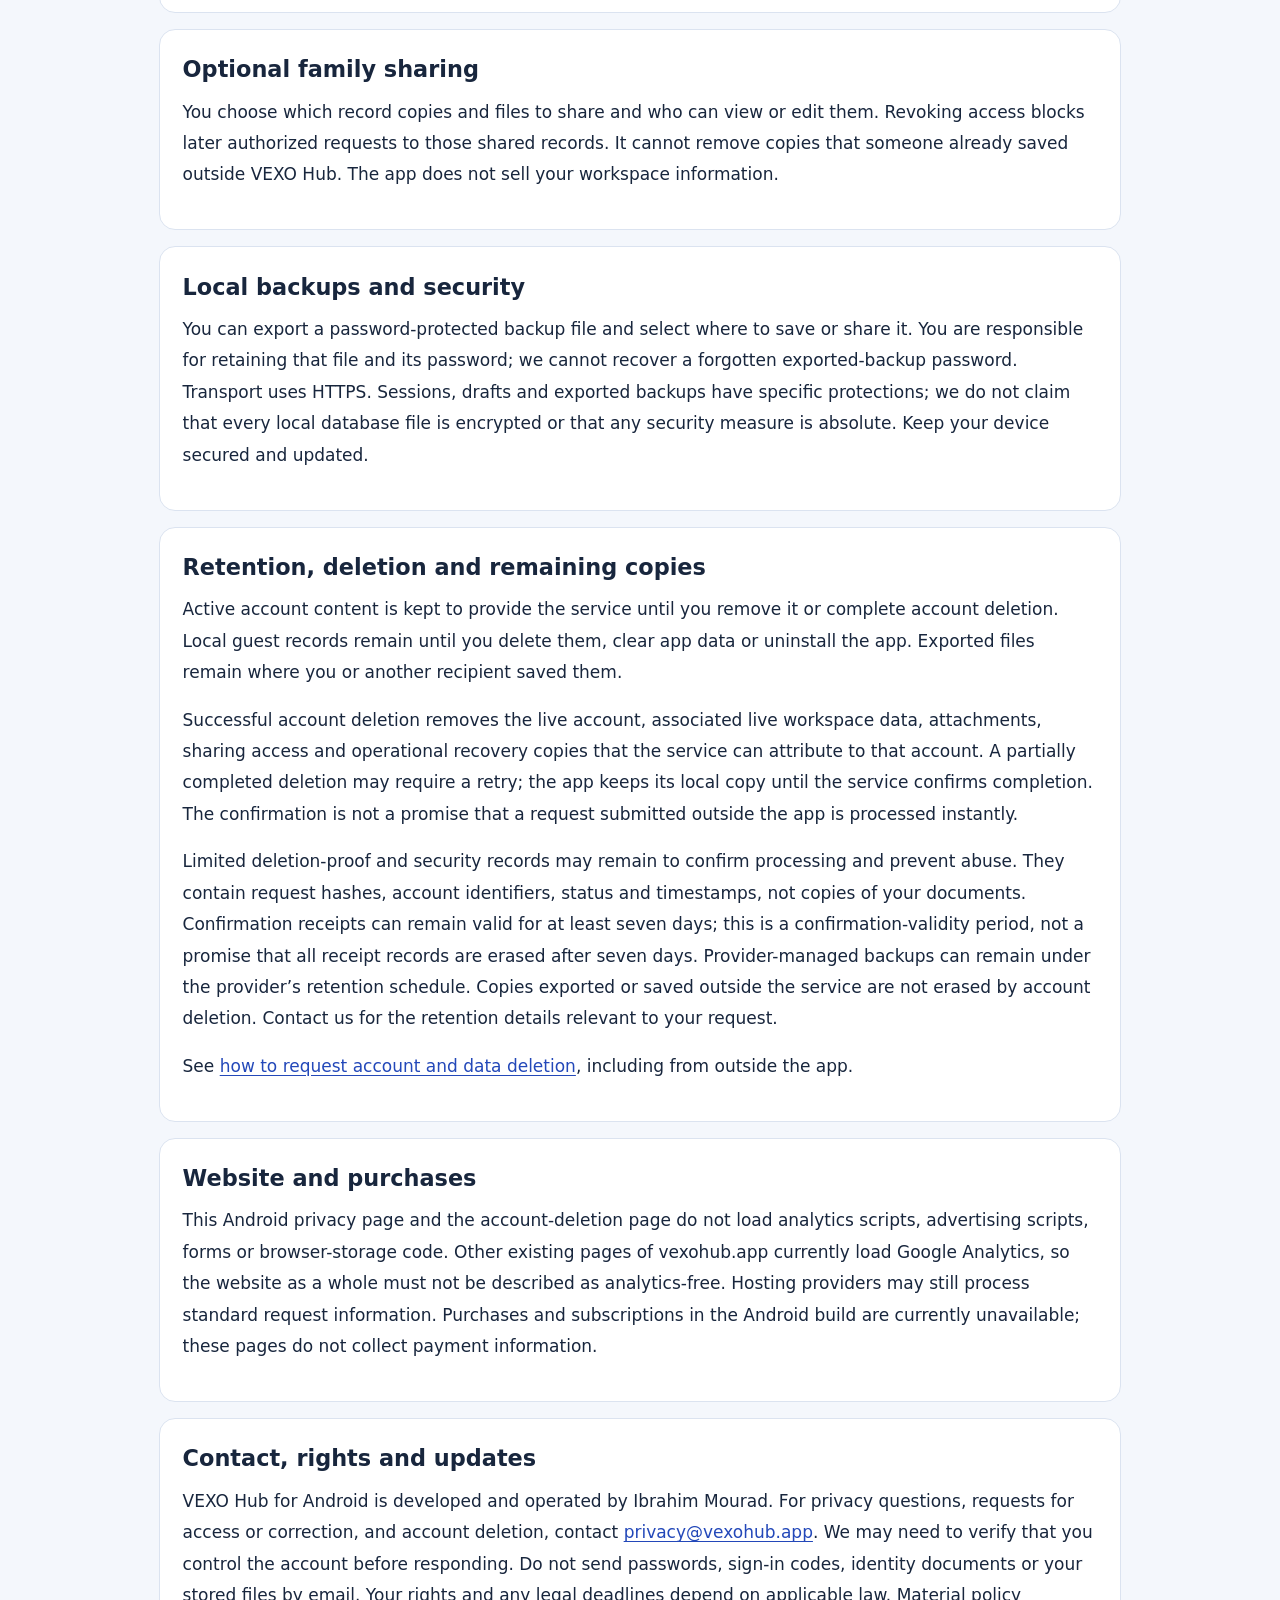
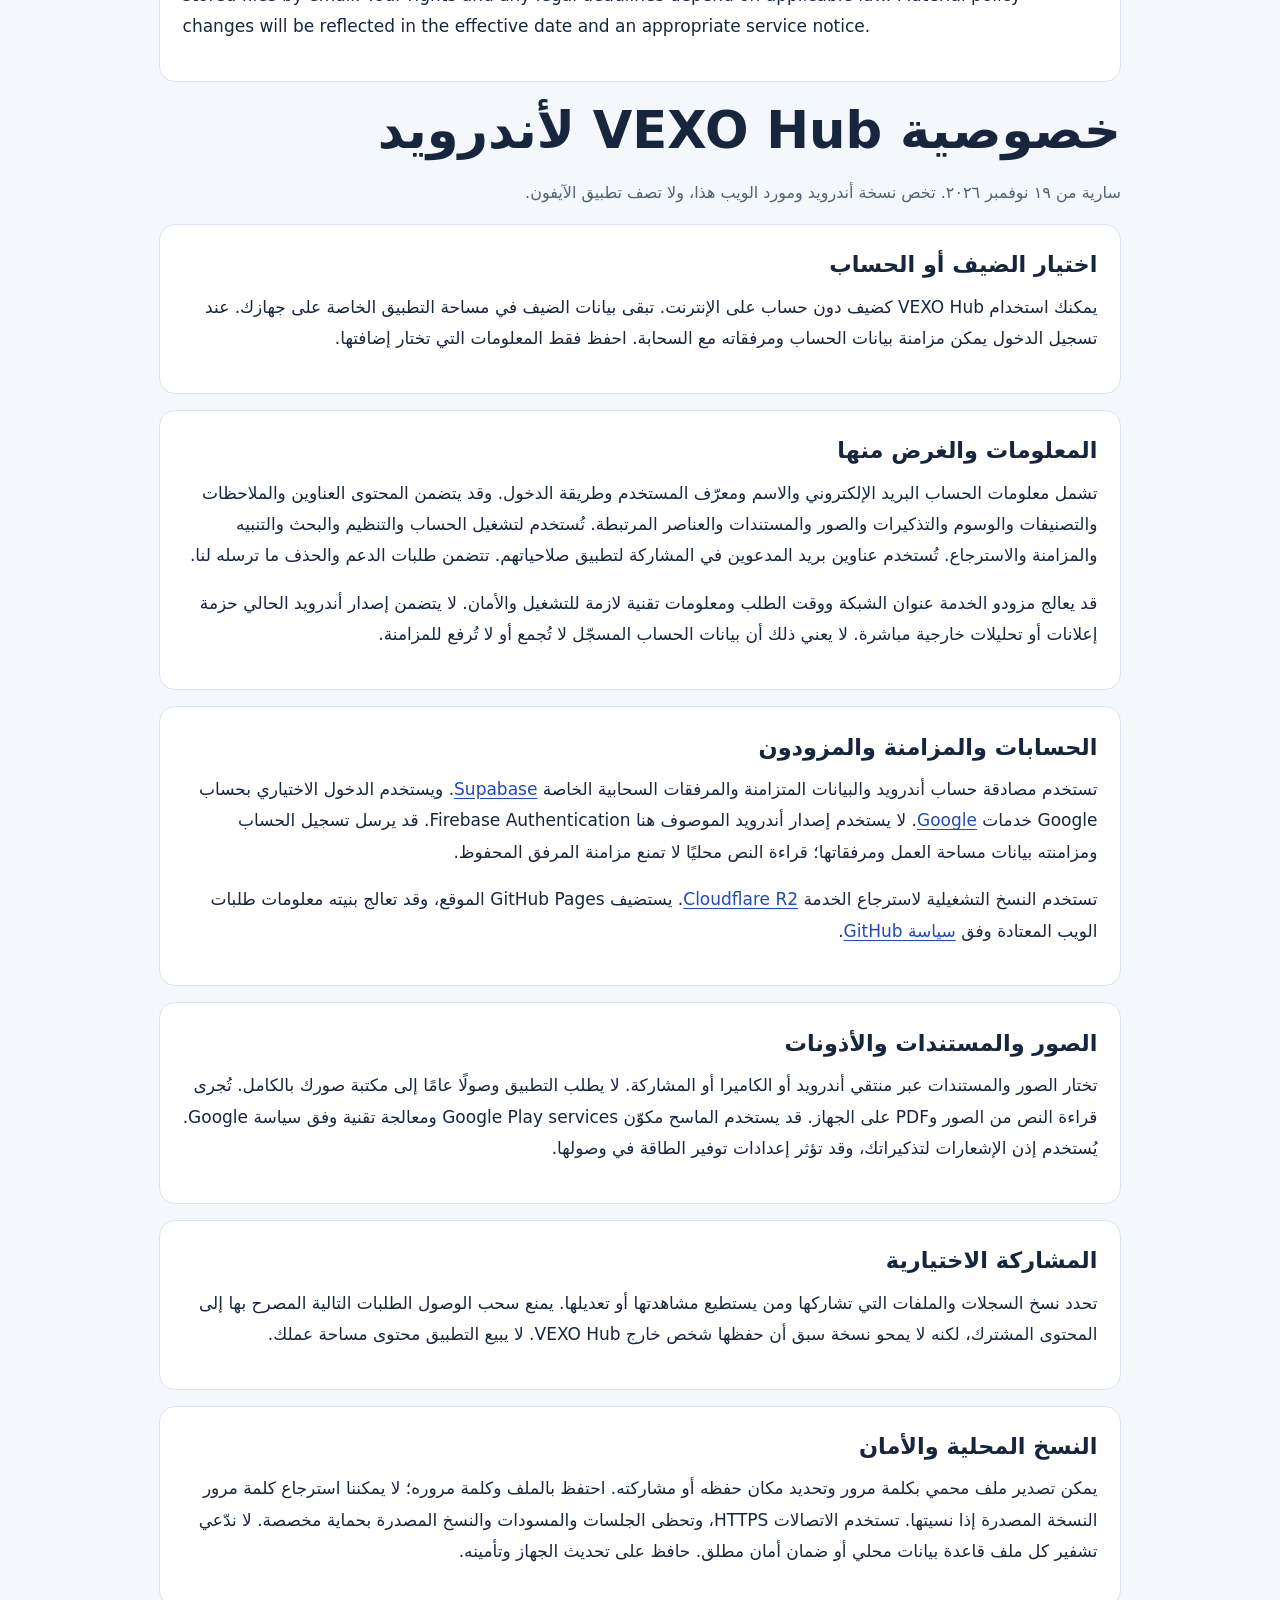
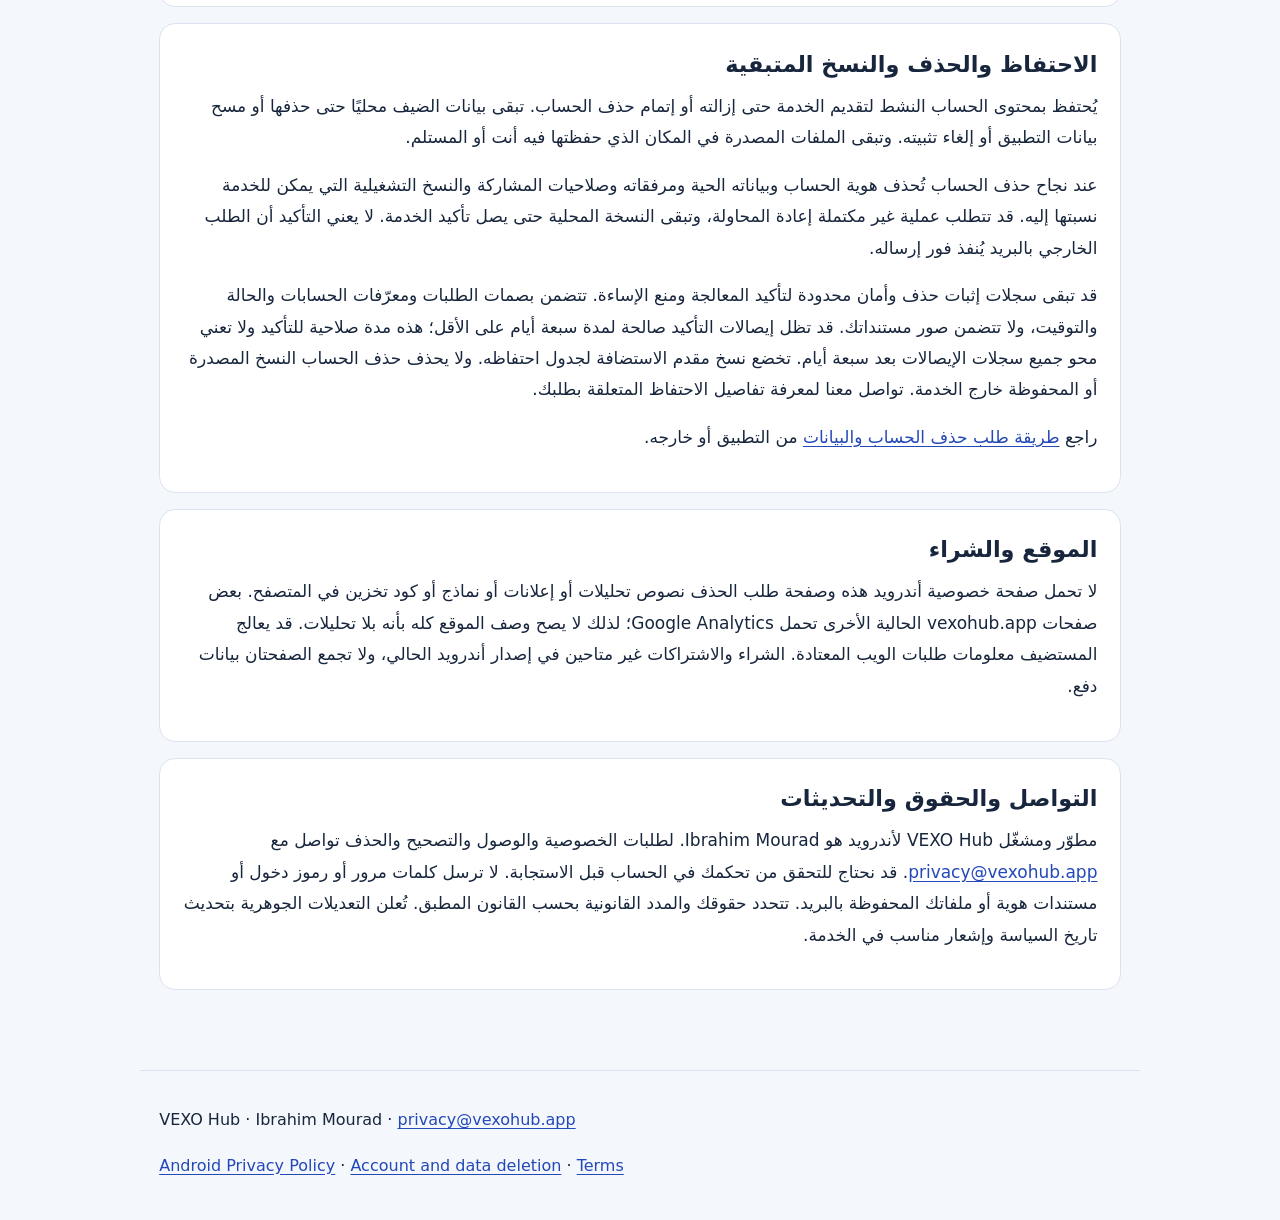
<file: privacy/android/index.html>
<!doctype html>
<html lang="en"><head><meta charset="utf-8"><meta name="viewport" content="width=device-width,initial-scale=1"><title>Android Privacy Policy</title><meta name="description" content="Privacy information for VEXO Hub Android: accounts, Supabase sync, sharing, local backups and deletion."><meta name="theme-color" content="#081b36"><link rel="canonical" href="https://vexohub.app/privacy/android/"><style>*{box-sizing:border-box}html{scroll-behavior:auto}body{margin:0;background:#f4f7fc;color:#18263d;font:1.0625rem/1.85 system-ui,-apple-system,Arial,sans-serif}a{color:#2348b9;text-underline-offset:.2em}a:focus-visible,button:focus-visible{outline:3px solid #19bba0;outline-offset:5px}header{background:#081b36;color:white;padding:1.2rem max(1.2rem,calc((100vw - 1000px)/2))}nav{display:flex;align-items:center;gap:1.3rem;flex-wrap:wrap}nav a{color:white;font-size:1rem}nav .brand{font-weight:800;text-decoration:none;font-size:1.3rem;margin-inline-end:auto}main{max-width:1000px;margin:auto;padding:2rem 1.2rem 4rem}.hero{padding:1.5rem 0}h1{font-size:clamp(2rem,5vw,3.2rem);line-height:1.25;margin:.5rem 0 1rem}h2{font-size:1.4rem;line-height:1.55;margin:0 0 .6rem}p{margin:.6rem 0 1rem}section{background:white;border:1px solid #dbe3f0;border-radius:16px;padding:1.4rem;margin:1rem 0;scroll-margin-top:1rem}.eyebrow{font-size:1rem;color:#365276;font-weight:650}.notice{border-inline-start:4px solid #16a58e;background:#eaf8f4;padding:1.2rem;border-radius:10px}.actions{display:flex;gap:1rem;flex-wrap:wrap}.button{display:inline-flex;justify-content:center;align-items:center;background:#2445ba;color:white;padding:.8rem 1.3rem;border-radius:10px;text-decoration:none;font-weight:650;min-height:48px;overflow-wrap:anywhere}.muted{color:#526178;font-size:1rem}.language{display:flex;gap:1rem;flex-wrap:wrap}li{margin:.4rem 0}table{width:100%;border-collapse:collapse}th,td{text-align:start;vertical-align:top;border-bottom:1px solid #dbe3f0;padding:.8rem .5rem}footer{max-width:1000px;margin:auto;padding:1.5rem 1.2rem;border-top:1px solid #dbe3f0;font-size:1rem}.skip{position:absolute;top:-200px}.skip:focus{top:10px;background:white;padding:1rem;z-index:20}code{overflow-wrap:anywhere} @media(max-width:600px){header{padding:1rem}nav{gap:.8rem}section{padding:1.1rem}.button{width:100%}main{padding:1rem 1rem 3rem}th,td{padding:.55rem .25rem}} @media(prefers-reduced-motion:reduce){html{scroll-behavior:auto}}</style></head><body><a class="skip" href="#main">Skip to content</a><header><nav aria-label="Main navigation"><a class="brand" href="/">VEXO Hub</a><a href="/privacy/android/">Android privacy</a><a href="/delete-account/">Account deletion</a><a href="/contact.html">Contact</a></nav></header><main id="main"><div class="hero"><p class="eyebrow">VEXO Hub · Android</p><h1>Android Privacy Policy</h1><p class="muted">Effective 19 November 2026 · Applies to VEXO Hub for Android and this web resource. This page does not describe the iPhone app.</p><nav class="language" aria-label="Choose language"><a href="#english" style="color:#2348b9">English</a><a href="#arabic" lang="ar" style="color:#2348b9">العربية</a></nav></div><article id="english" lang="en"><section><h2>Your choices</h2><p>You can use VEXO Hub as a guest without creating an online account. Guest records stay in the app’s private storage on your device. If you sign in, account data and attachments can be synchronized with the cloud. Use only information you choose to save.</p></section><section><h2>Information handled and why</h2><p>Account information includes your email address, display name, user identifier and sign-in provider. Workspace content may include titles, notes, categories, tags, reminders, photos, documents and related records. These support account access, organization, search, reminders, sync and recovery. Family sharing uses the email address of an invited person to apply access permissions. Support and deletion requests include the information you send to us.</p><p>Service providers may process network addresses, request times and other technical information needed to operate and secure their services. This Android build contains no advertising or third-party analytics SDK. This does not mean that signed-in account data is never collected or uploaded.</p></section><section><h2>Accounts, synchronization and providers</h2><p>Android account authentication, synchronized records and private cloud attachments use <a href="https://supabase.com/privacy">Supabase</a>. Optional Google sign-in uses <a href="https://policies.google.com/privacy">Google</a>. The Android release described here does not use Firebase Authentication. Signing in and using cloud sync can transmit the workspace and attachments associated with that account; local text recognition does not prevent a saved attachment from being synchronized.</p><p>Operational recovery copies use <a href="https://www.cloudflare.com/privacypolicy/">Cloudflare R2</a>. The public website is served by GitHub Pages, whose infrastructure may handle standard web request information under <a href="https://docs.github.com/en/site-policy/privacy-policies/github-general-privacy-statement">GitHub’s privacy statement</a>.</p></section><section><h2>Photos, documents and permissions</h2><p>You select the photos and documents to import using Android’s picker, camera or sharing interface. The app does not request unrestricted access to your entire media library. Text extraction from images and PDF runs on the device. Document scanning may use the Google Play services scanning component, with technical processing under Google’s policies. Notification permission is used for the reminders you configure; delivery can be affected by Android power settings.</p></section><section><h2>Optional family sharing</h2><p>You choose which record copies and files to share and who can view or edit them. Revoking access blocks later authorized requests to those shared records. It cannot remove copies that someone already saved outside VEXO Hub. The app does not sell your workspace information.</p></section><section><h2>Local backups and security</h2><p>You can export a password-protected backup file and select where to save or share it. You are responsible for retaining that file and its password; we cannot recover a forgotten exported-backup password. Transport uses HTTPS. Sessions, drafts and exported backups have specific protections; we do not claim that every local database file is encrypted or that any security measure is absolute. Keep your device secured and updated.</p></section><section><h2>Retention, deletion and remaining copies</h2><p>Active account content is kept to provide the service until you remove it or complete account deletion. Local guest records remain until you delete them, clear app data or uninstall the app. Exported files remain where you or another recipient saved them.</p><p>Successful account deletion removes the live account, associated live workspace data, attachments, sharing access and operational recovery copies that the service can attribute to that account. A partially completed deletion may require a retry; the app keeps its local copy until the service confirms completion. The confirmation is not a promise that a request submitted outside the app is processed instantly.</p><p>Limited deletion-proof and security records may remain to confirm processing and prevent abuse. They contain request hashes, account identifiers, status and timestamps, not copies of your documents. Confirmation receipts can remain valid for at least seven days; this is a confirmation-validity period, not a promise that all receipt records are erased after seven days. Provider-managed backups can remain under the provider’s retention schedule. Copies exported or saved outside the service are not erased by account deletion. Contact us for the retention details relevant to your request.</p><p>See <a href="/delete-account/">how to request account and data deletion</a>, including from outside the app.</p></section><section><h2>Website and purchases</h2><p>This Android privacy page and the account-deletion page do not load analytics scripts, advertising scripts, forms or browser-storage code. Other existing pages of vexohub.app currently load Google Analytics, so the website as a whole must not be described as analytics-free. Hosting providers may still process standard request information. Purchases and subscriptions in the Android build are currently unavailable; these pages do not collect payment information.</p></section><section><h2>Contact, rights and updates</h2><p>VEXO Hub for Android is developed and operated by Ibrahim Mourad. For privacy questions, requests for access or correction, and account deletion, contact <a href="mailto:privacy@vexohub.app">privacy@vexohub.app</a>. We may need to verify that you control the account before responding. Do not send passwords, sign-in codes, identity documents or your stored files by email. Your rights and any legal deadlines depend on applicable law. Material policy changes will be reflected in the effective date and an appropriate service notice.</p></section></article><article id="arabic" lang="ar" dir="rtl"><h1>خصوصية VEXO Hub لأندرويد</h1><p class="muted">سارية من ١٩ نوفمبر ٢٠٢٦. تخص نسخة أندرويد ومورد الويب هذا، ولا تصف تطبيق الآيفون.</p><section><h2>اختيار الضيف أو الحساب</h2><p>يمكنك استخدام VEXO Hub كضيف دون حساب على الإنترنت. تبقى بيانات الضيف في مساحة التطبيق الخاصة على جهازك. عند تسجيل الدخول يمكن مزامنة بيانات الحساب ومرفقاته مع السحابة. احفظ فقط المعلومات التي تختار إضافتها.</p></section><section><h2>المعلومات والغرض منها</h2><p>تشمل معلومات الحساب البريد الإلكتروني والاسم ومعرّف المستخدم وطريقة الدخول. وقد يتضمن المحتوى العناوين والملاحظات والتصنيفات والوسوم والتذكيرات والصور والمستندات والعناصر المرتبطة. تُستخدم لتشغيل الحساب والتنظيم والبحث والتنبيه والمزامنة والاسترجاع. تُستخدم عناوين بريد المدعوين في المشاركة لتطبيق صلاحياتهم. تتضمن طلبات الدعم والحذف ما ترسله لنا.</p><p>قد يعالج مزودو الخدمة عنوان الشبكة ووقت الطلب ومعلومات تقنية لازمة للتشغيل والأمان. لا يتضمن إصدار أندرويد الحالي حزمة إعلانات أو تحليلات خارجية مباشرة. لا يعني ذلك أن بيانات الحساب المسجّل لا تُجمع أو لا تُرفع للمزامنة.</p></section><section><h2>الحسابات والمزامنة والمزودون</h2><p>تستخدم مصادقة حساب أندرويد والبيانات المتزامنة والمرفقات السحابية الخاصة <a href="https://supabase.com/privacy">Supabase</a>. ويستخدم الدخول الاختياري بحساب Google خدمات <a href="https://policies.google.com/privacy">Google</a>. لا يستخدم إصدار أندرويد الموصوف هنا Firebase Authentication. قد يرسل تسجيل الحساب ومزامنته بيانات مساحة العمل ومرفقاتها؛ قراءة النص محليًا لا تمنع مزامنة المرفق المحفوظ.</p><p>تستخدم النسخ التشغيلية لاسترجاع الخدمة <a href="https://www.cloudflare.com/privacypolicy/">Cloudflare R2</a>. يستضيف GitHub Pages الموقع، وقد تعالج بنيته معلومات طلبات الويب المعتادة وفق <a href="https://docs.github.com/en/site-policy/privacy-policies/github-general-privacy-statement">سياسة GitHub</a>.</p></section><section><h2>الصور والمستندات والأذونات</h2><p>تختار الصور والمستندات عبر منتقي أندرويد أو الكاميرا أو المشاركة. لا يطلب التطبيق وصولًا عامًا إلى مكتبة صورك بالكامل. تُجرى قراءة النص من الصور وPDF على الجهاز. قد يستخدم الماسح مكوّن Google Play services ومعالجة تقنية وفق سياسة Google. يُستخدم إذن الإشعارات لتذكيراتك، وقد تؤثر إعدادات توفير الطاقة في وصولها.</p></section><section><h2>المشاركة الاختيارية</h2><p>تحدد نسخ السجلات والملفات التي تشاركها ومن يستطيع مشاهدتها أو تعديلها. يمنع سحب الوصول الطلبات التالية المصرح بها إلى المحتوى المشترك، لكنه لا يمحو نسخة سبق أن حفظها شخص خارج VEXO Hub. لا يبيع التطبيق محتوى مساحة عملك.</p></section><section><h2>النسخ المحلية والأمان</h2><p>يمكن تصدير ملف محمي بكلمة مرور وتحديد مكان حفظه أو مشاركته. احتفظ بالملف وكلمة مروره؛ لا يمكننا استرجاع كلمة مرور النسخة المصدرة إذا نسيتها. تستخدم الاتصالات HTTPS، وتحظى الجلسات والمسودات والنسخ المصدرة بحماية مخصصة. لا ندّعي تشفير كل ملف قاعدة بيانات محلي أو ضمان أمان مطلق. حافظ على تحديث الجهاز وتأمينه.</p></section><section><h2>الاحتفاظ والحذف والنسخ المتبقية</h2><p>يُحتفظ بمحتوى الحساب النشط لتقديم الخدمة حتى إزالته أو إتمام حذف الحساب. تبقى بيانات الضيف محليًا حتى حذفها أو مسح بيانات التطبيق أو إلغاء تثبيته. وتبقى الملفات المصدرة في المكان الذي حفظتها فيه أنت أو المستلم.</p><p>عند نجاح حذف الحساب تُحذف هوية الحساب وبياناته الحية ومرفقاته وصلاحيات المشاركة والنسخ التشغيلية التي يمكن للخدمة نسبتها إليه. قد تتطلب عملية غير مكتملة إعادة المحاولة، وتبقى النسخة المحلية حتى يصل تأكيد الخدمة. لا يعني التأكيد أن الطلب الخارجي بالبريد يُنفذ فور إرساله.</p><p>قد تبقى سجلات إثبات حذف وأمان محدودة لتأكيد المعالجة ومنع الإساءة. تتضمن بصمات الطلبات ومعرّفات الحسابات والحالة والتوقيت، ولا تتضمن صور مستنداتك. قد تظل إيصالات التأكيد صالحة لمدة سبعة أيام على الأقل؛ هذه مدة صلاحية للتأكيد ولا تعني محو جميع سجلات الإيصالات بعد سبعة أيام. تخضع نسخ مقدم الاستضافة لجدول احتفاظه. ولا يحذف حذف الحساب النسخ المصدرة أو المحفوظة خارج الخدمة. تواصل معنا لمعرفة تفاصيل الاحتفاظ المتعلقة بطلبك.</p><p>راجع <a href="/delete-account/">طريقة طلب حذف الحساب والبيانات</a> من التطبيق أو خارجه.</p></section><section><h2>الموقع والشراء</h2><p>لا تحمل صفحة خصوصية أندرويد هذه وصفحة طلب الحذف نصوص تحليلات أو إعلانات أو نماذج أو كود تخزين في المتصفح. بعض صفحات vexohub.app الحالية الأخرى تحمل Google Analytics؛ لذلك لا يصح وصف الموقع كله بأنه بلا تحليلات. قد يعالج المستضيف معلومات طلبات الويب المعتادة. الشراء والاشتراكات غير متاحين في إصدار أندرويد الحالي، ولا تجمع الصفحتان بيانات دفع.</p></section><section><h2>التواصل والحقوق والتحديثات</h2><p>مطوّر ومشغّل VEXO Hub لأندرويد هو Ibrahim Mourad. لطلبات الخصوصية والوصول والتصحيح والحذف تواصل مع <a href="mailto:privacy@vexohub.app">privacy@vexohub.app</a>. قد نحتاج للتحقق من تحكمك في الحساب قبل الاستجابة. لا ترسل كلمات مرور أو رموز دخول أو مستندات هوية أو ملفاتك المحفوظة بالبريد. تتحدد حقوقك والمدد القانونية بحسب القانون المطبق. تُعلن التعديلات الجوهرية بتحديث تاريخ السياسة وإشعار مناسب في الخدمة.</p></section></article></main><footer><p>VEXO Hub · Ibrahim Mourad · <a href="mailto:privacy@vexohub.app">privacy@vexohub.app</a></p><p><a href="/privacy/android/">Android Privacy Policy</a> · <a href="/delete-account/">Account and data deletion</a> · <a href="/terms.html">Terms</a></p></footer></body></html>
</file>
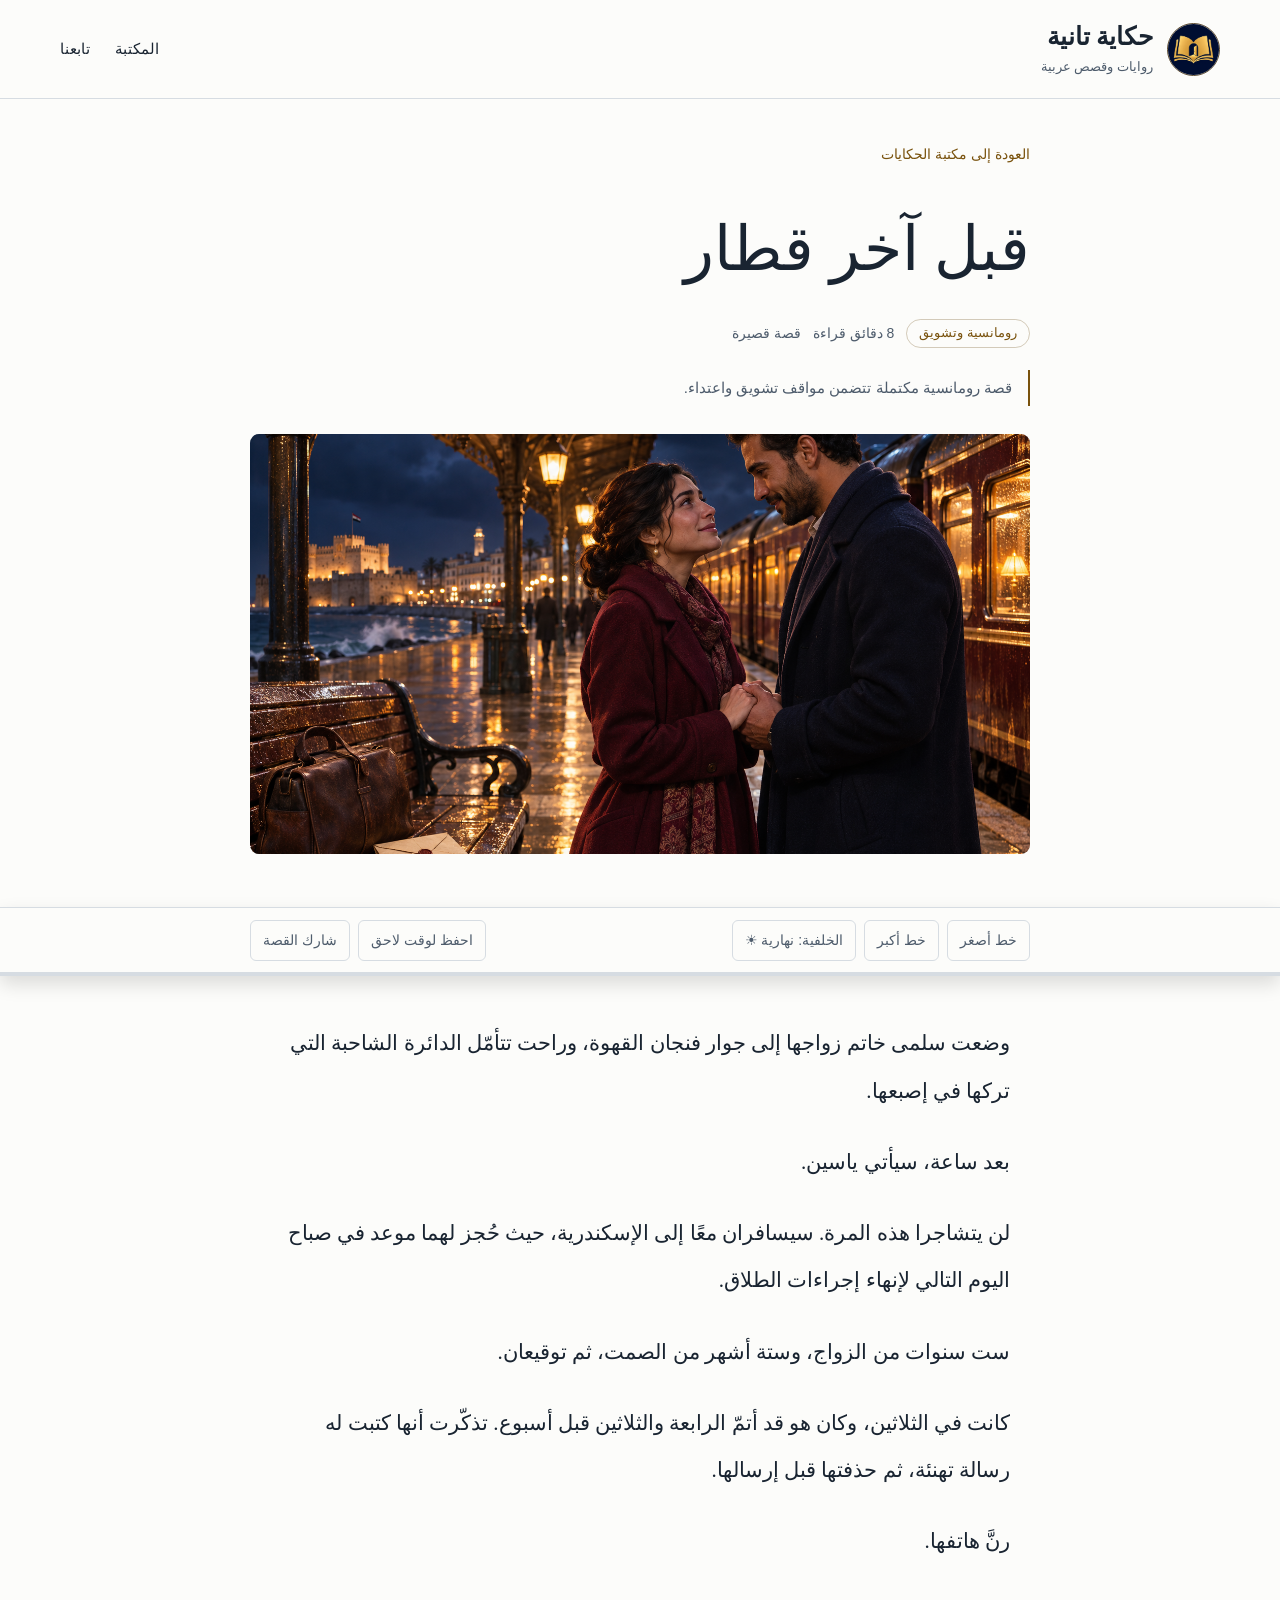
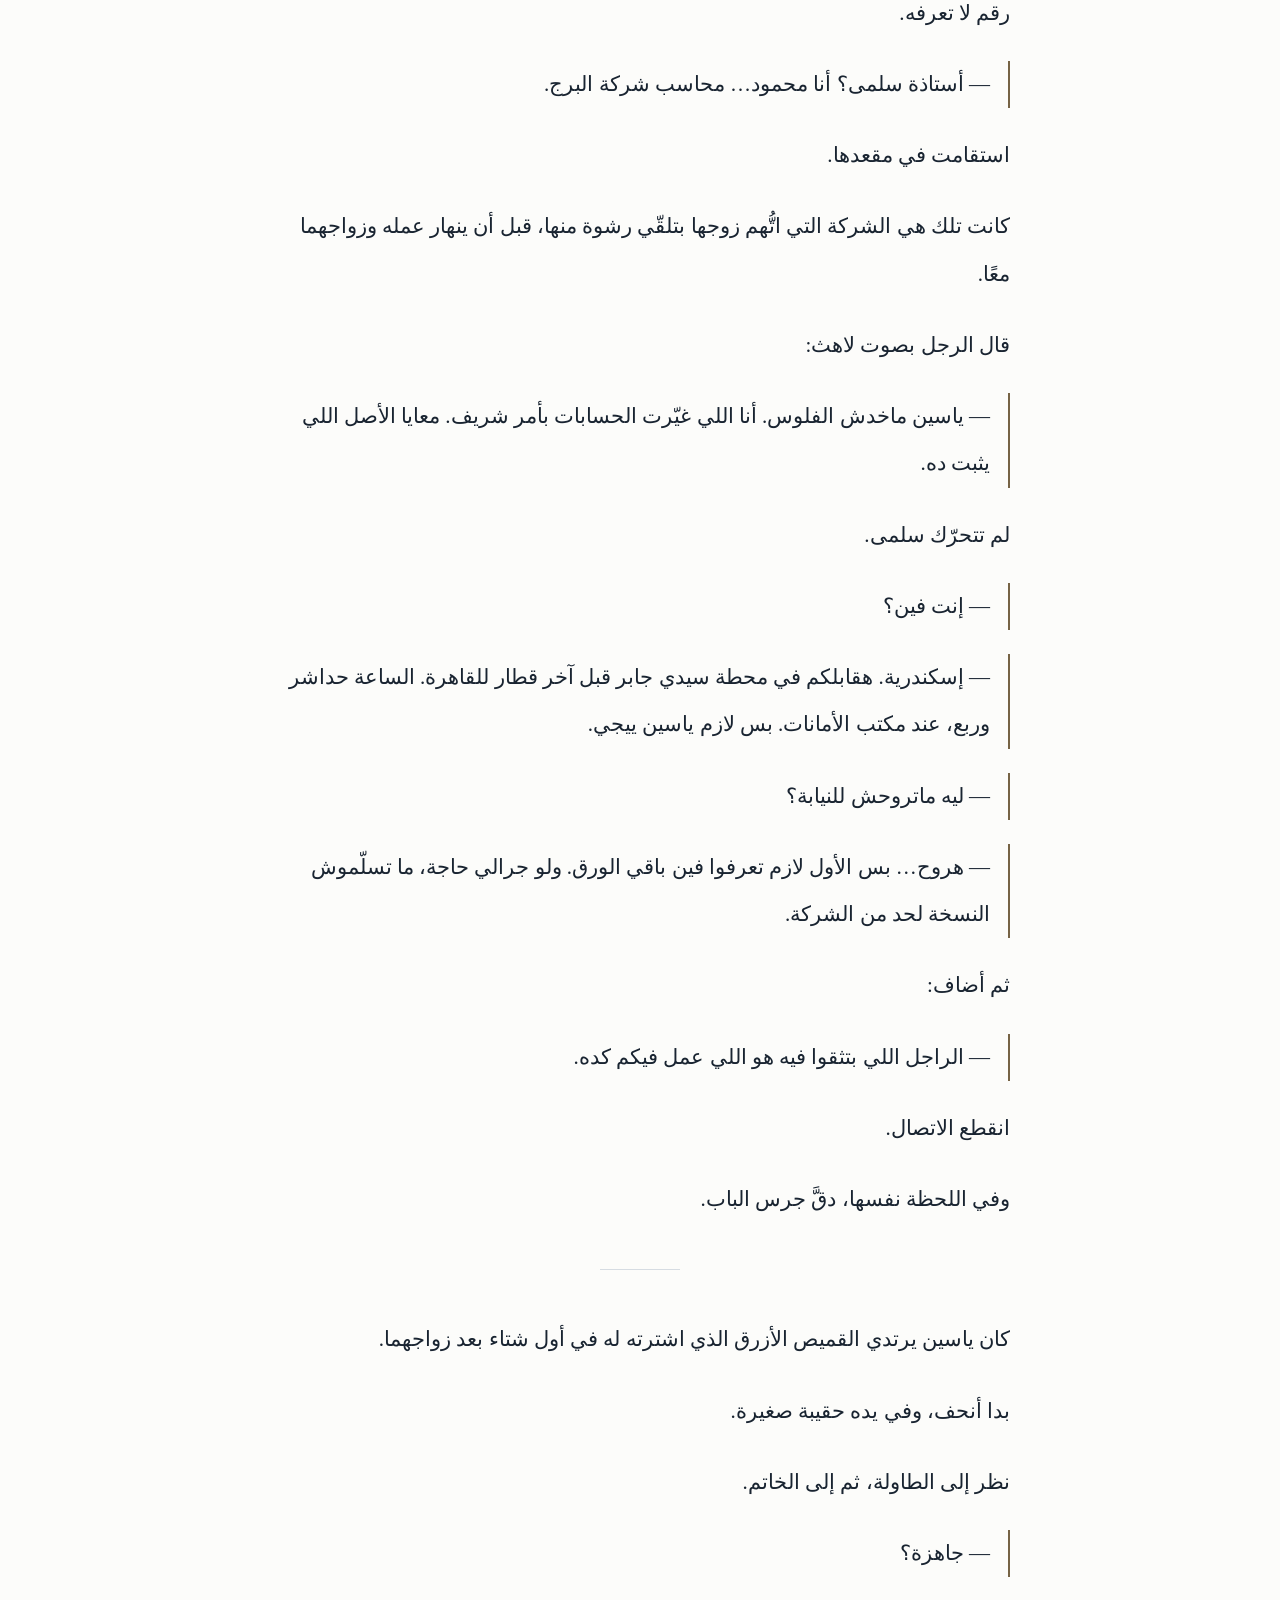
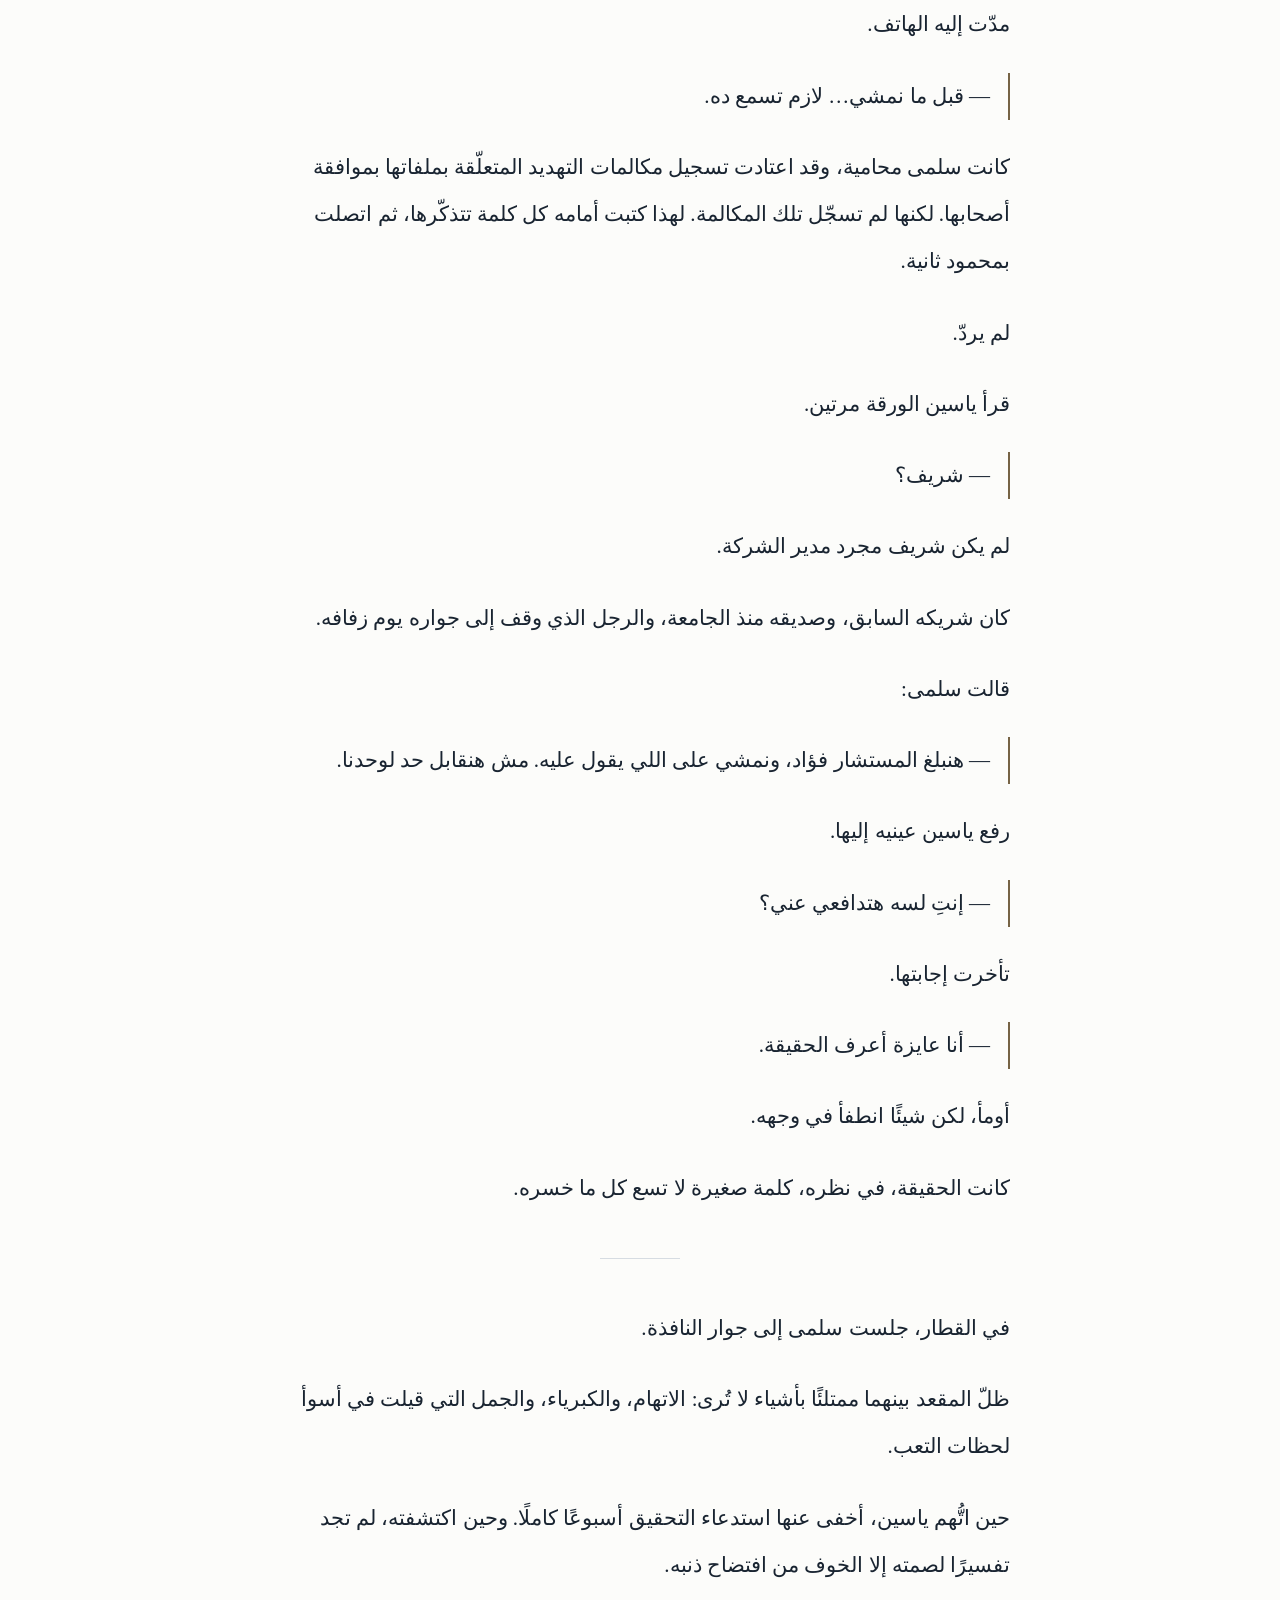
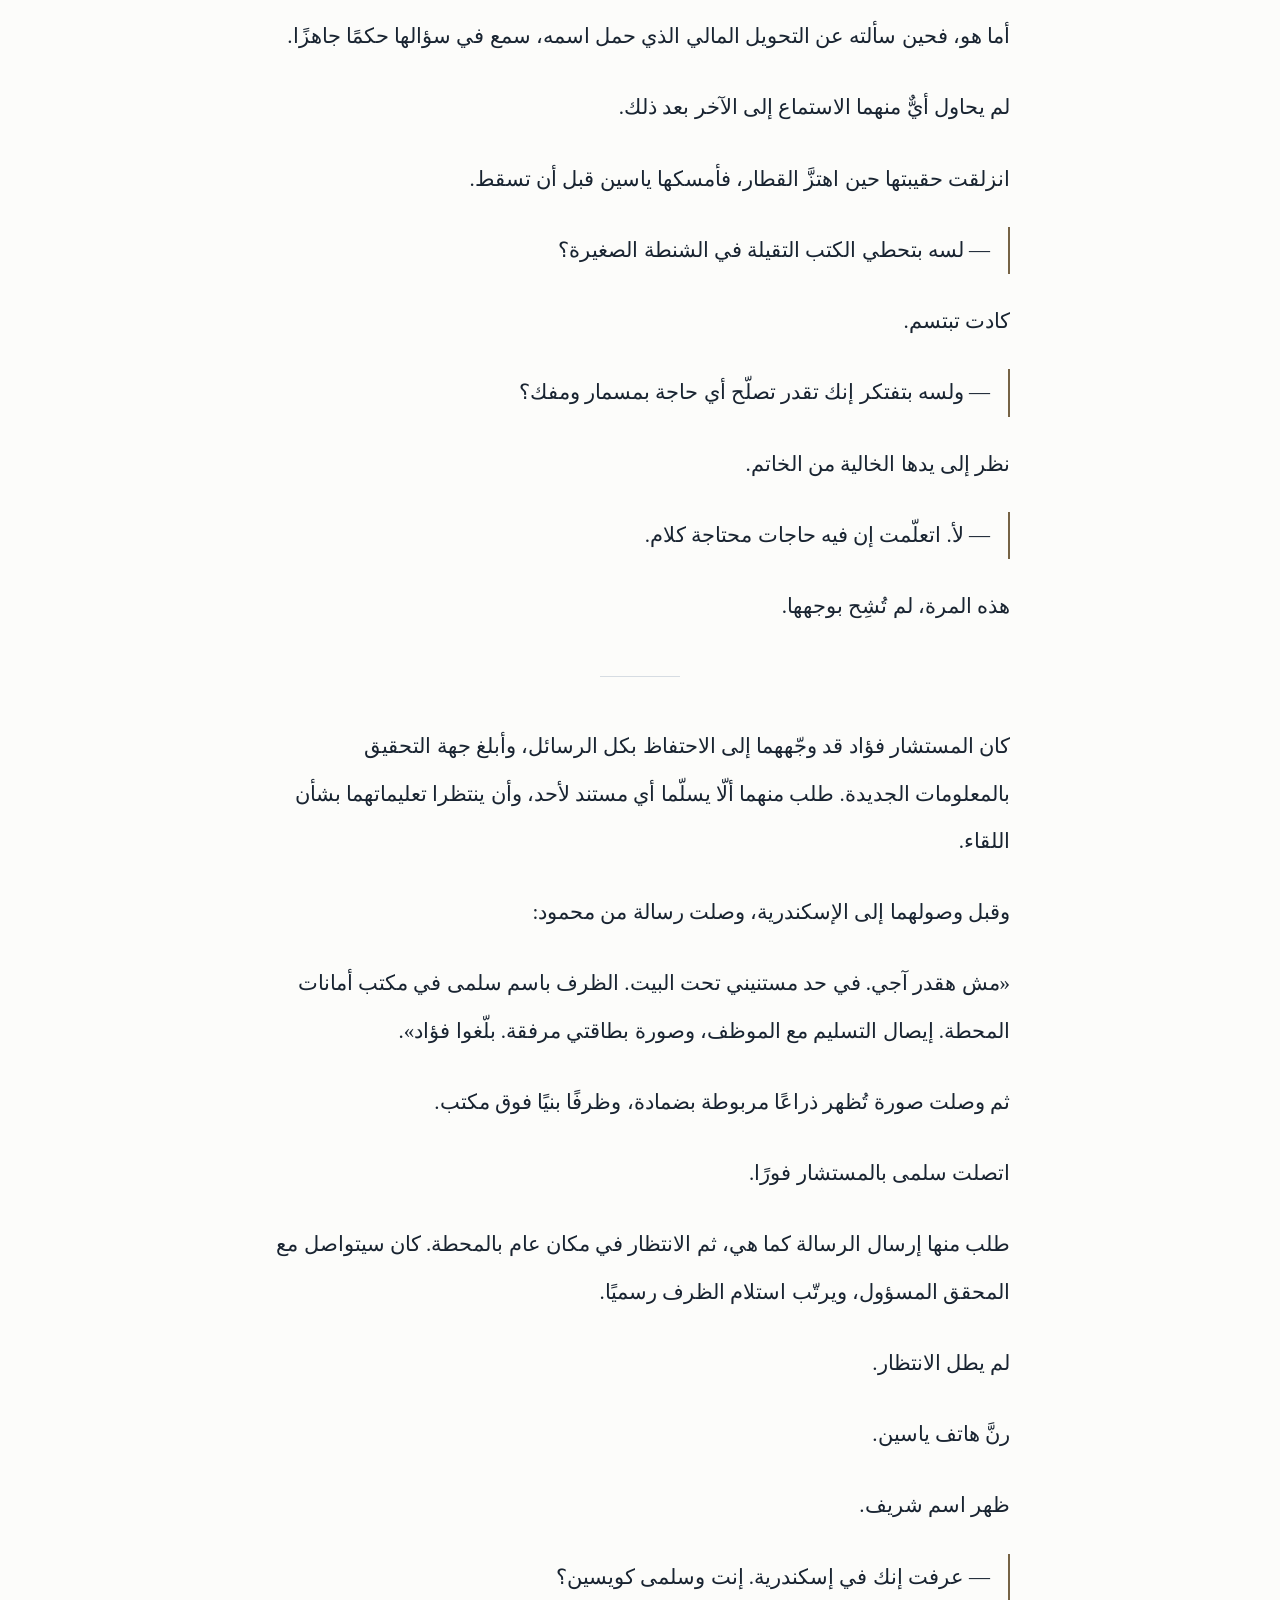
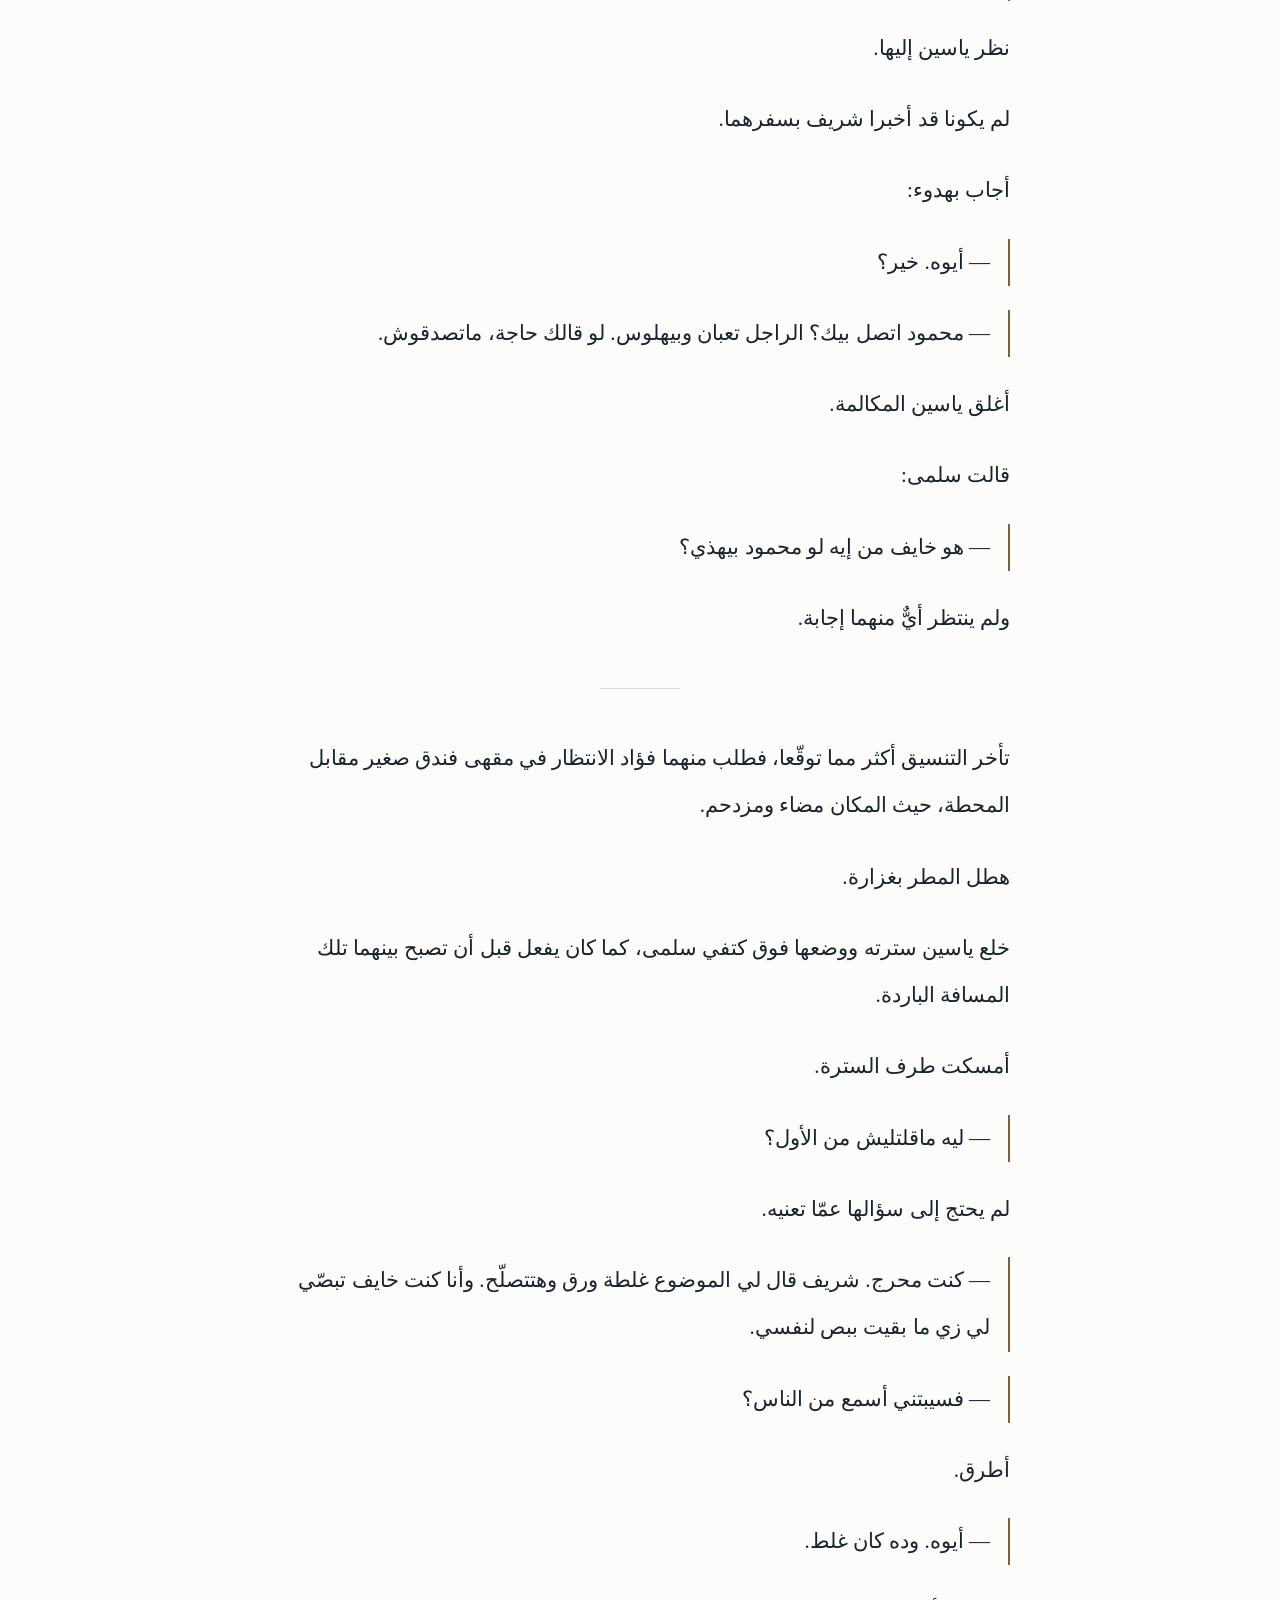
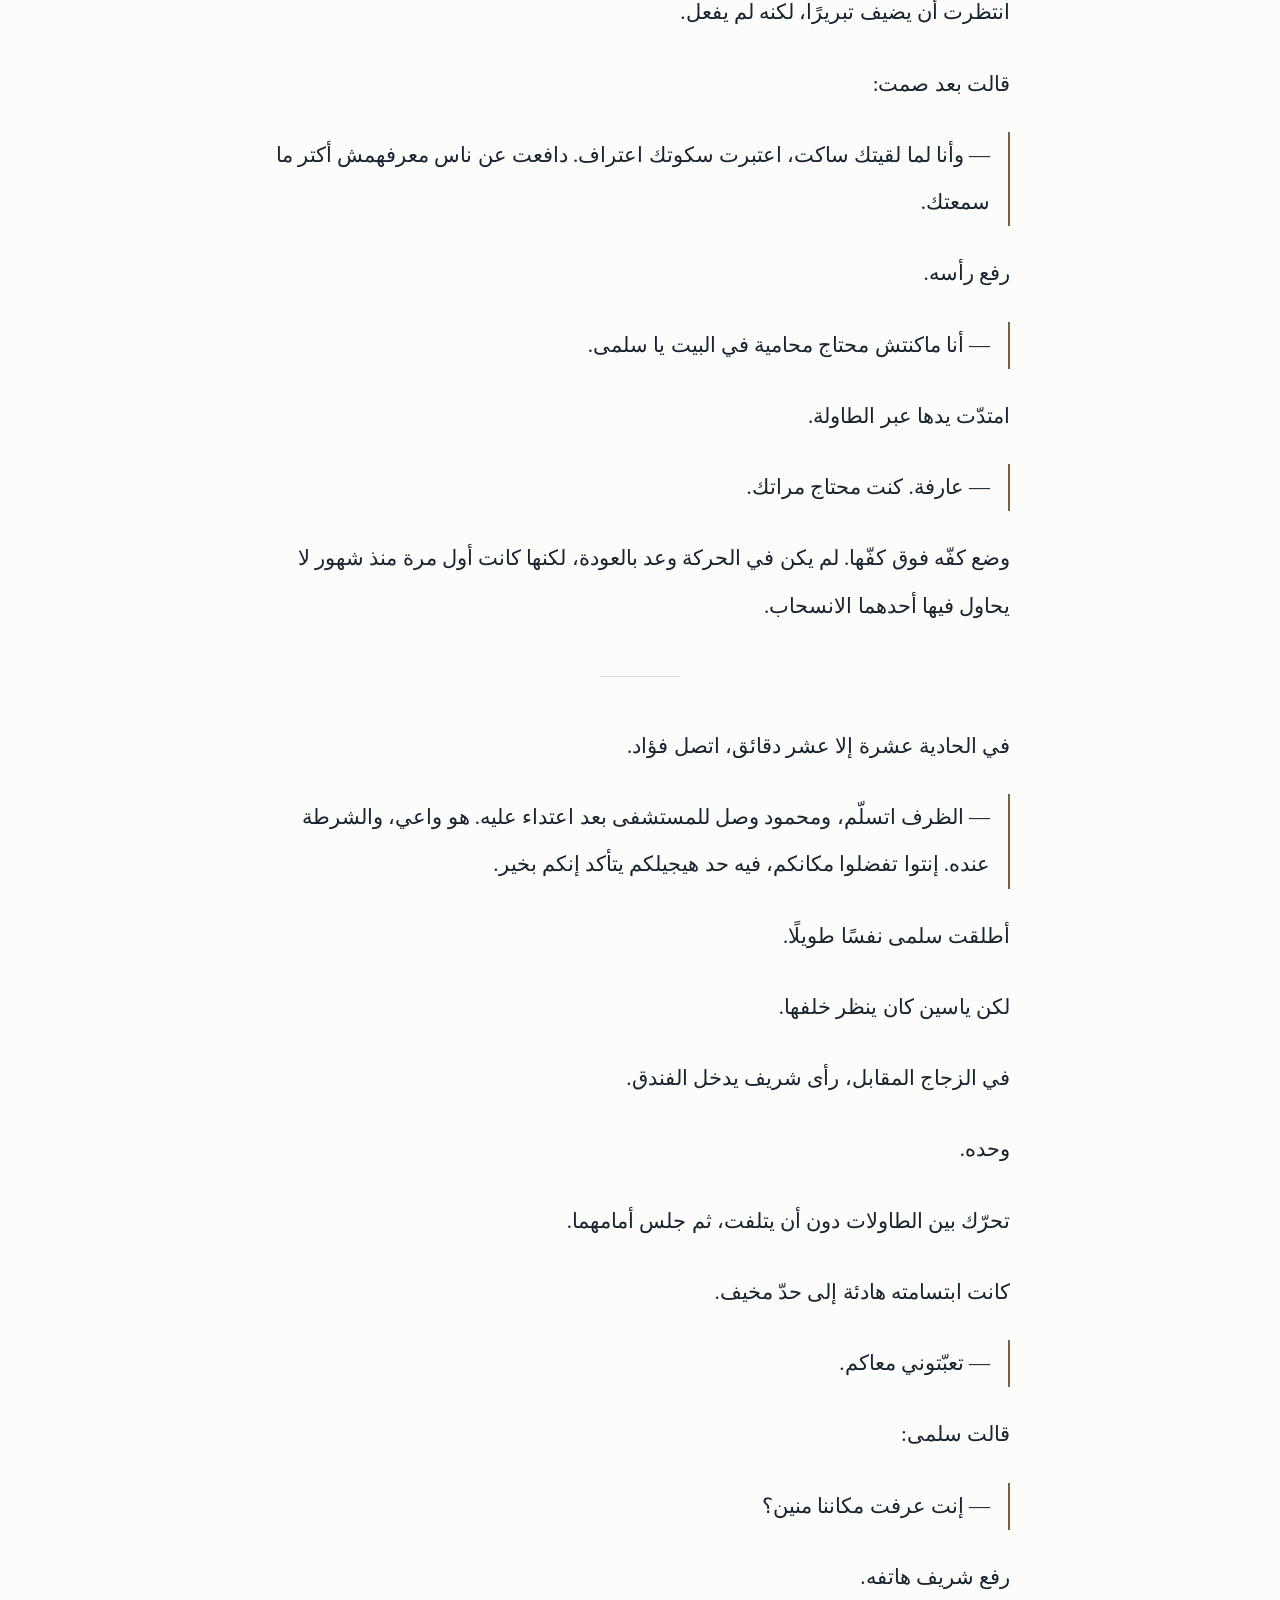
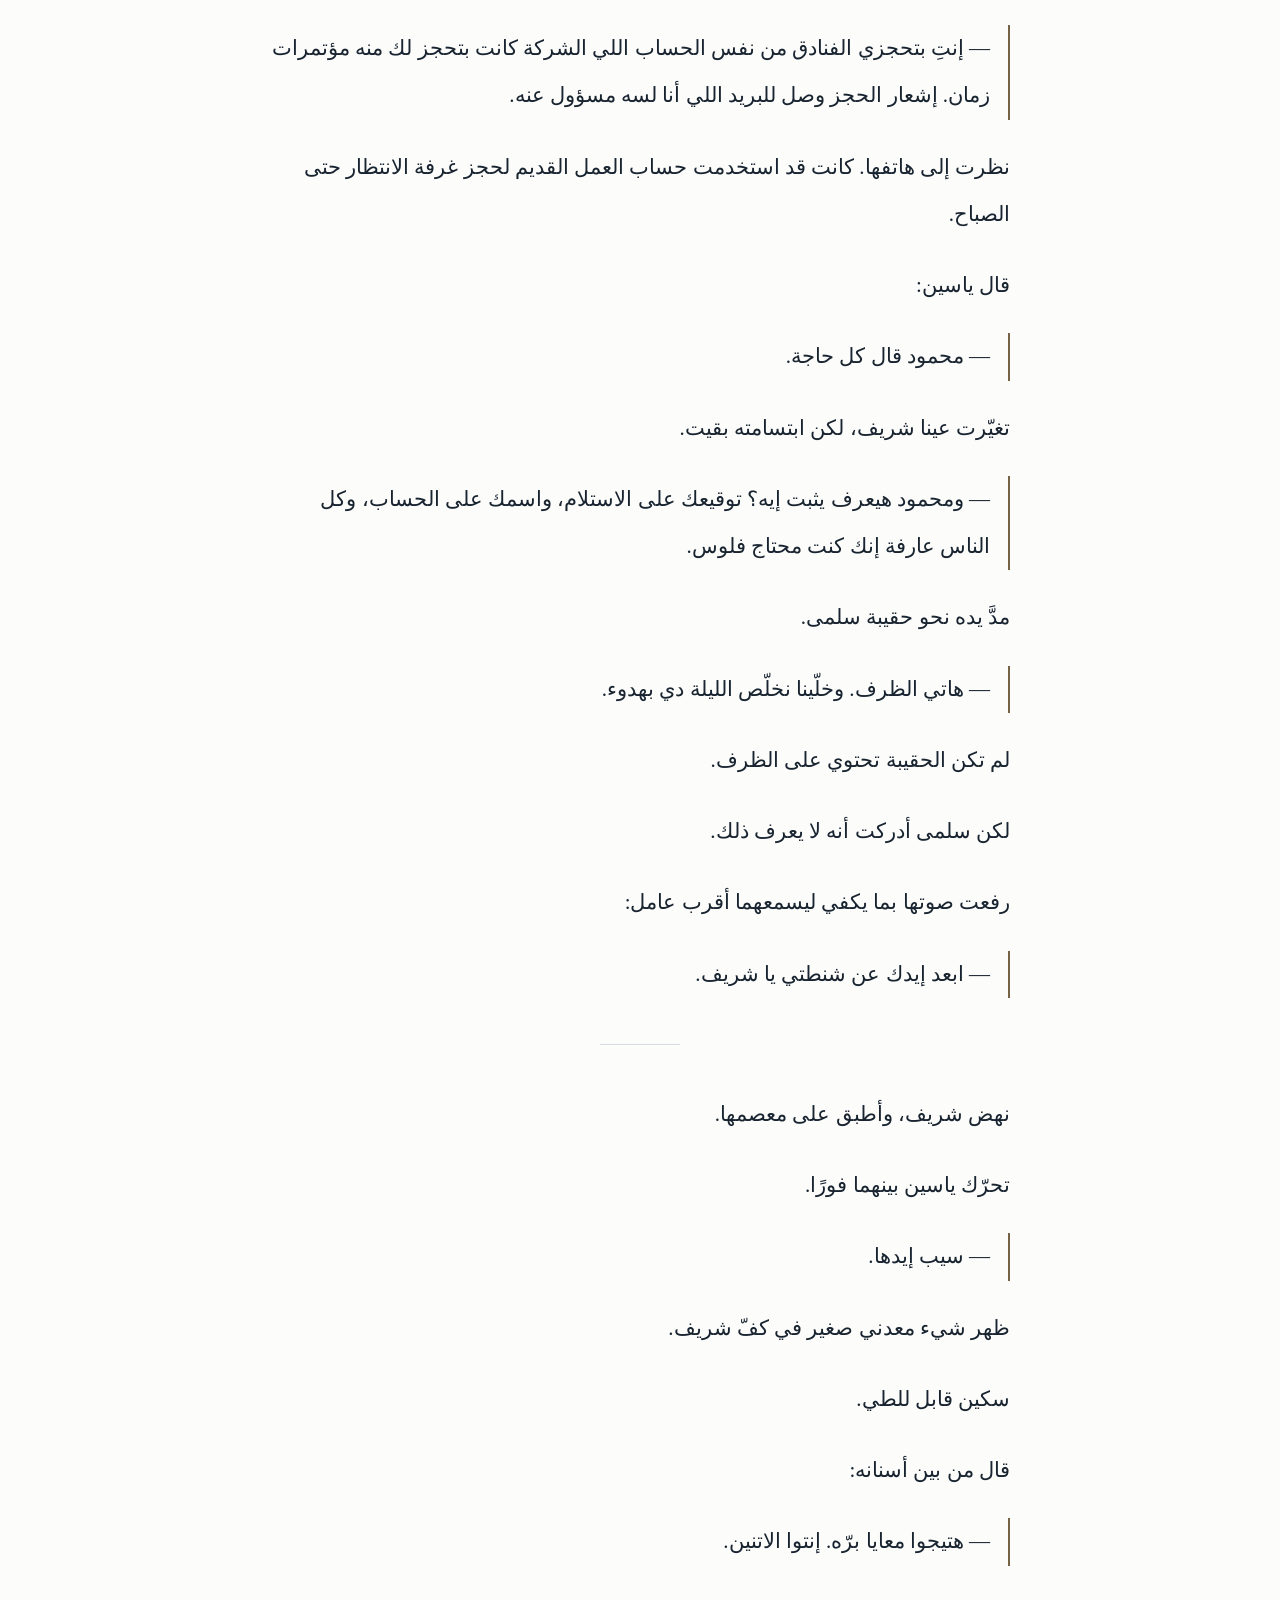
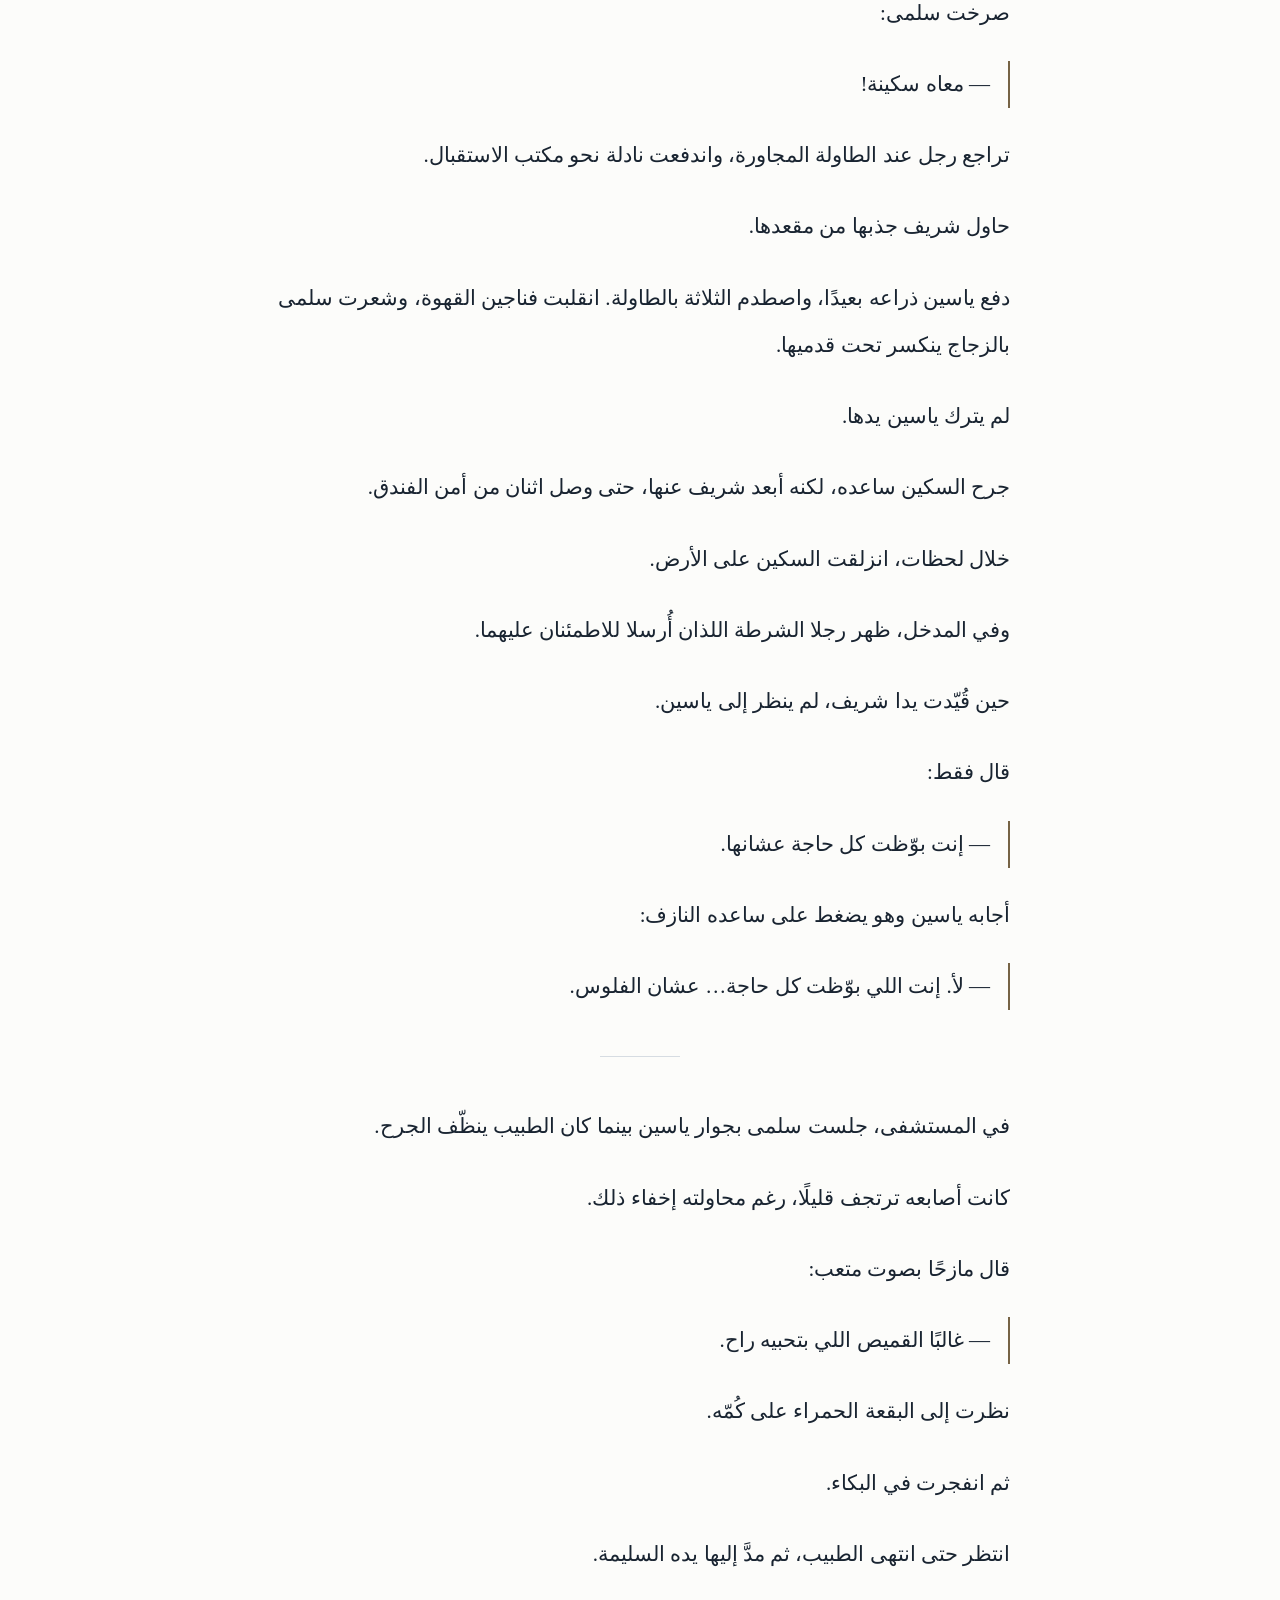
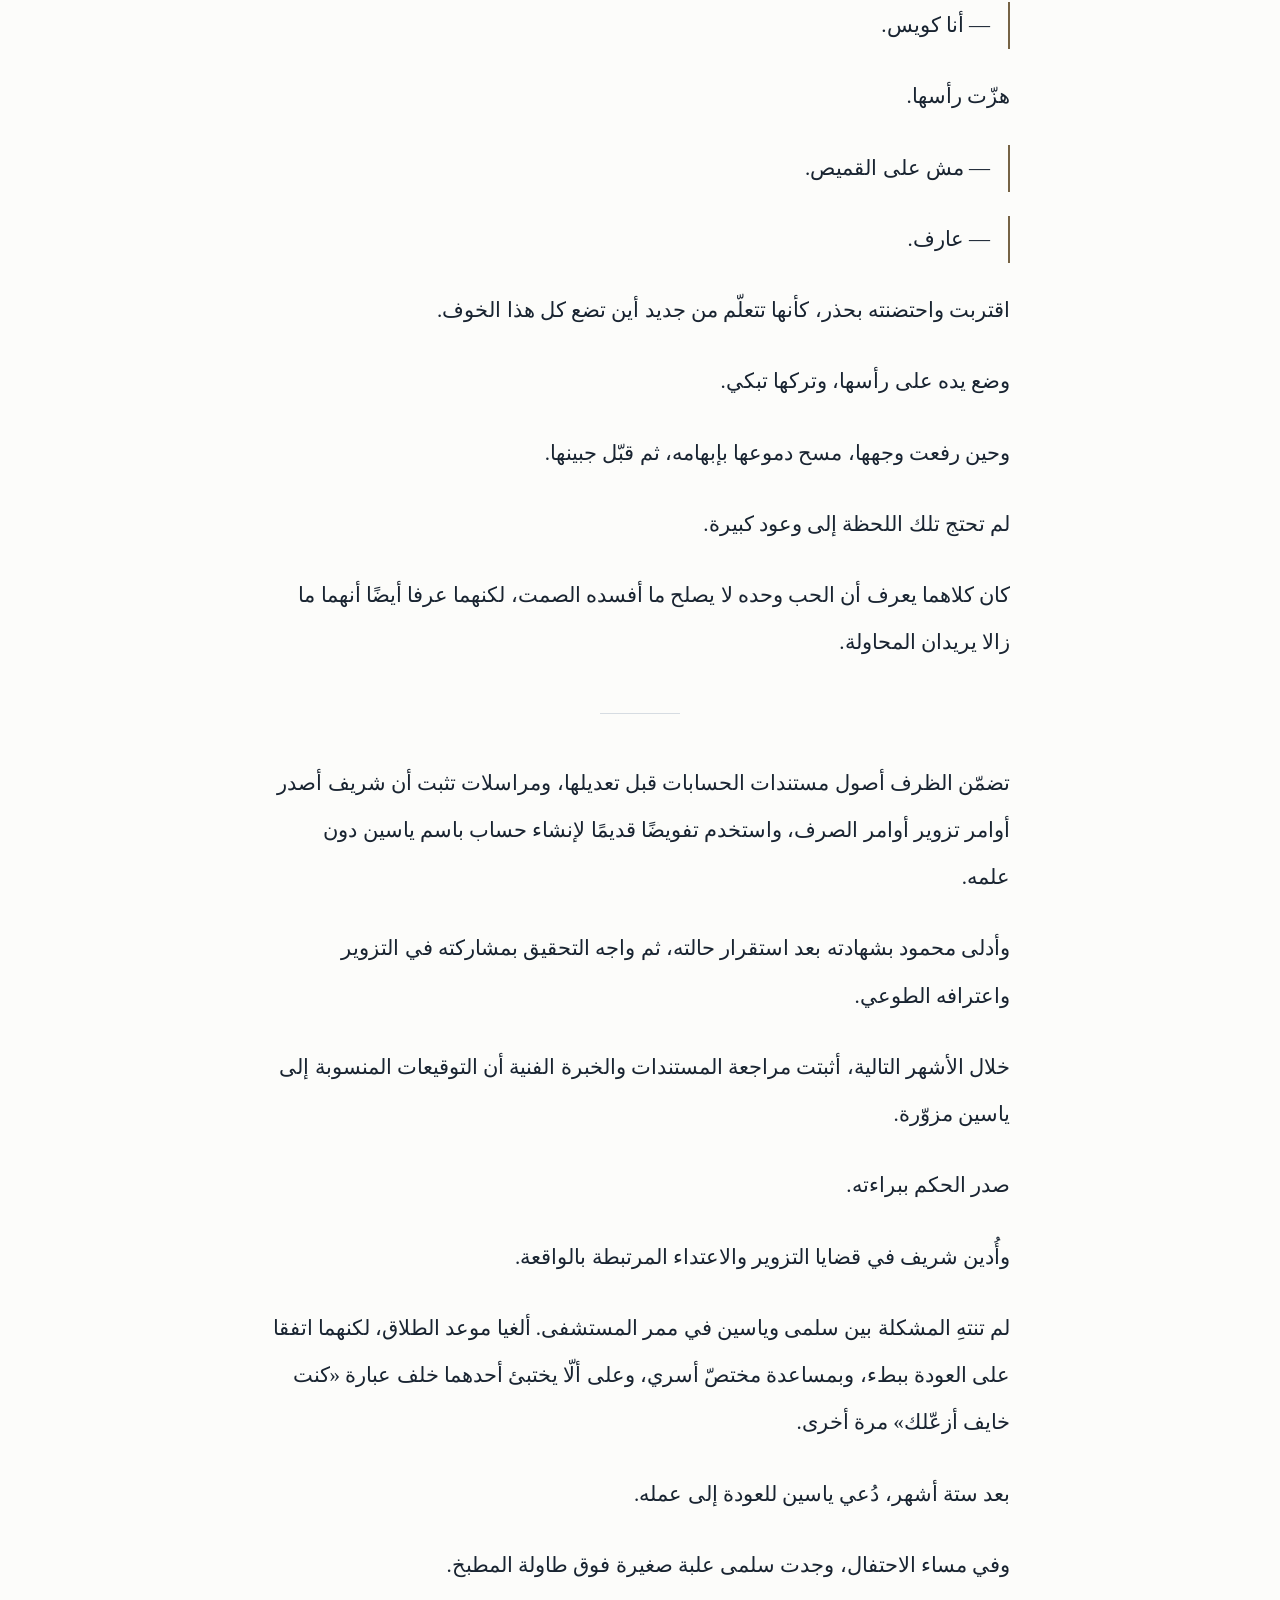
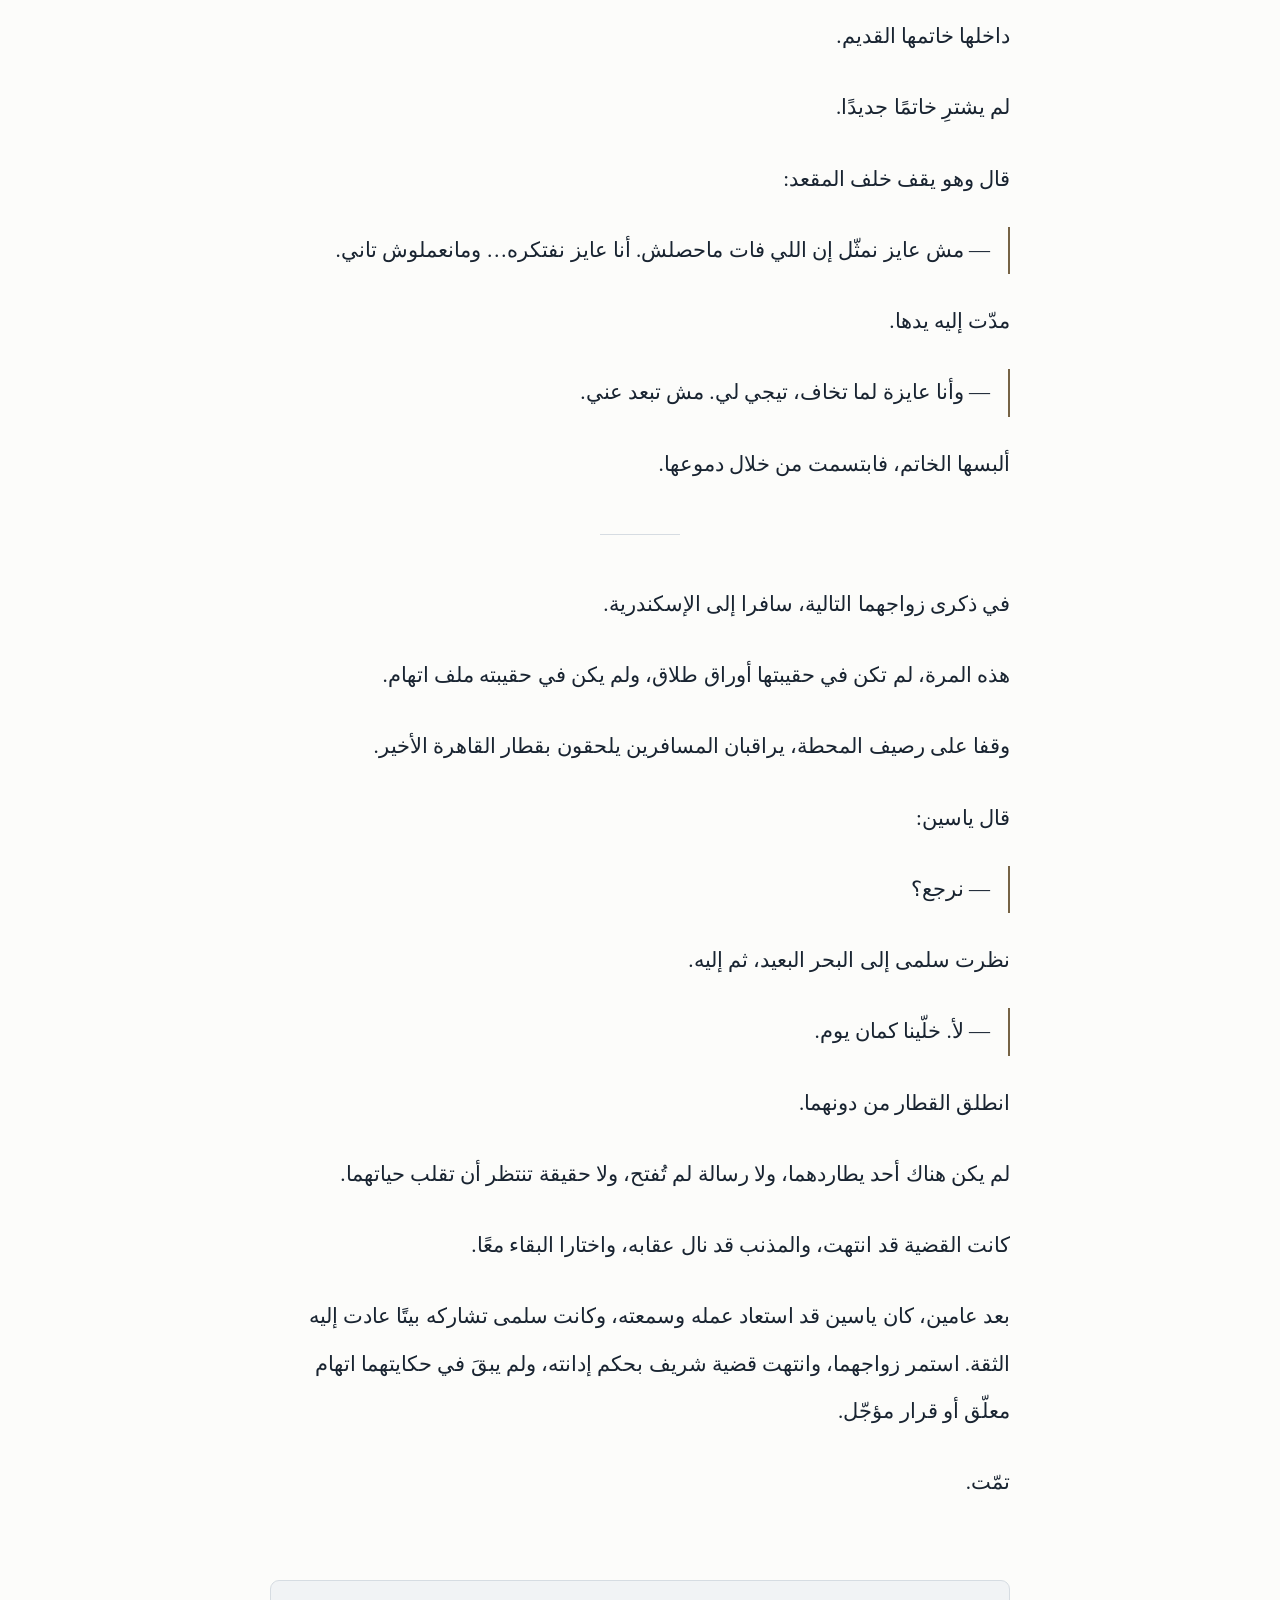
<file: stories/before-the-last-train/index.html>
<!doctype html>
<html lang="ar" dir="rtl"><head><meta charset="utf-8">
<meta name="viewport" content="width=device-width,initial-scale=1">
<title>قبل آخر قطار | حكاية تانية</title><meta name="description" content="كانت تنتظر توقيع الطلاق، فوصلتها رسالة تعيد فتح القضية التي فرّقتهما. رحلة أخيرة، ودليل مسروق، وفرصة واحدة لإنقاذ الحقيقة والحب.">
<meta name="theme-color" content="#080f1b"><link rel="canonical" href="https://vexohub.app/stories/before-the-last-train/">
<meta property="og:type" content="article"><meta property="og:locale" content="ar_AR">
<meta property="og:title" content="قبل آخر قطار | حكاية تانية"><meta property="og:description" content="كانت تنتظر توقيع الطلاق، فوصلتها رسالة تعيد فتح القضية التي فرّقتهما. رحلة أخيرة، ودليل مسروق، وفرصة واحدة لإنقاذ الحقيقة والحب.">
<meta property="og:url" content="https://vexohub.app/stories/before-the-last-train/">
<meta property="og:image" content="https://vexohub.app/stories/assets/before-the-last-train.png">
<meta property="og:image:alt" content="رجل وامرأة بالغان ينتظران قطارًا ليليًا في محطة قديمة بجوار حقيبة ورسالة">
<meta name="twitter:card" content="summary_large_image">
<link rel="icon" href="../assets/brand.png"><link rel="stylesheet" href="../assets/style.css">
<script src="../assets/app.js" defer></script></head><body class="light" data-reader><a class="skip" href="#main">انتقل إلى المحتوى</a>
<header class="header"><div class="wrap nav">
<a class="brand" href="../"><img src="../assets/brand.png" width="53" height="53" alt=""><span><b>حكاية تانية</b><small>روايات وقصص عربية</small></span></a>
<nav aria-label="القائمة الرئيسية"><a href="../#library">المكتبة</a><a href="https://www.facebook.com/profile.php?id=61596727980276" target="_blank" rel="noopener noreferrer">تابعنا</a></nav>
</div></header>
    <main id="main"><section class="wrap reader-head">
    <a class="back" href="../#library">العودة إلى مكتبة الحكايات</a>
    <h1>قبل آخر قطار</h1><div class="meta"><span class="tag">رومانسية وتشويق</span><span>8 دقائق قراءة</span><span>قصة قصيرة</span></div>
    <p class="notice">قصة رومانسية مكتملة تتضمن مواقف تشويق واعتداء.</p>
    <img class="reader-cover" src="../assets/before-the-last-train.png" width="1536" height="1024" alt="رجل وامرأة بالغان ينتظران قطارًا ليليًا في محطة قديمة بجوار حقيبة ورسالة">
    </section>
    <div class="toolbar"><div class="wrap tools" role="group" aria-label="أدوات القراءة">
    <div class="tool-group"><button class="quiet" type="button" data-size="-1" aria-label="تصغير الخط">خط أصغر</button><button class="quiet" type="button" data-size="1" aria-label="تكبير الخط">خط أكبر</button><button class="quiet" type="button" data-theme aria-label="تفعيل الخلفية الليلية">الخلفية: نهارية ☀</button></div>
    <div class="tool-group"><button class="quiet" type="button" data-save="before-the-last-train" aria-pressed="false">احفظ لوقت لاحق</button><button class="quiet" type="button" data-share>شارك القصة</button></div>
    </div><div class="progress" role="progressbar" aria-label="تقدّم قراءة القصة" aria-valuemin="0" aria-valuemax="100" aria-valuenow="0"><span data-progress></span></div></div>
    <article class="wrap story-text" data-article aria-label="نص قصة قبل آخر قطار"><p>وضعت سلمى خاتم زواجها إلى جوار فنجان القهوة، وراحت تتأمّل الدائرة الشاحبة التي تركها في إصبعها.</p><p>بعد ساعة، سيأتي ياسين.</p><p>لن يتشاجرا هذه المرة. سيسافران معًا إلى الإسكندرية، حيث حُجز لهما موعد في صباح اليوم التالي لإنهاء إجراءات الطلاق.</p><p>ست سنوات من الزواج، وستة أشهر من الصمت، ثم توقيعان.</p><p>كانت في الثلاثين، وكان هو قد أتمّ الرابعة والثلاثين قبل أسبوع. تذكّرت أنها كتبت له رسالة تهنئة، ثم حذفتها قبل إرسالها.</p><p>رنَّ هاتفها.</p><p>رقم لا تعرفه.</p><p class="dialogue">— أستاذة سلمى؟ أنا محمود… محاسب شركة البرج.</p><p>استقامت في مقعدها.</p><p>كانت تلك هي الشركة التي اتُّهم زوجها بتلقّي رشوة منها، قبل أن ينهار عمله وزواجهما معًا.</p><p>قال الرجل بصوت لاهث:</p><p class="dialogue">— ياسين ماخدش الفلوس. أنا اللي غيّرت الحسابات بأمر شريف. معايا الأصل اللي يثبت ده.</p><p>لم تتحرّك سلمى.</p><p class="dialogue">— إنت فين؟</p><p class="dialogue">— إسكندرية. هقابلكم في محطة سيدي جابر قبل آخر قطار للقاهرة. الساعة حداشر وربع، عند مكتب الأمانات. بس لازم ياسين ييجي.</p><p class="dialogue">— ليه ماتروحش للنيابة؟</p><p class="dialogue">— هروح… بس الأول لازم تعرفوا فين باقي الورق. ولو جرالي حاجة، ما تسلّموش النسخة لحد من الشركة.</p><p>ثم أضاف:</p><p class="dialogue">— الراجل اللي بتثقوا فيه هو اللي عمل فيكم كده.</p><p>انقطع الاتصال.</p><p>وفي اللحظة نفسها، دقَّ جرس الباب.</p><hr><p>كان ياسين يرتدي القميص الأزرق الذي اشترته له في أول شتاء بعد زواجهما.</p><p>بدا أنحف، وفي يده حقيبة صغيرة.</p><p>نظر إلى الطاولة، ثم إلى الخاتم.</p><p class="dialogue">— جاهزة؟</p><p>مدّت إليه الهاتف.</p><p class="dialogue">— قبل ما نمشي… لازم تسمع ده.</p><p>كانت سلمى محامية، وقد اعتادت تسجيل مكالمات التهديد المتعلّقة بملفاتها بموافقة أصحابها. لكنها لم تسجّل تلك المكالمة. لهذا كتبت أمامه كل كلمة تتذكّرها، ثم اتصلت بمحمود ثانية.</p><p>لم يردّ.</p><p>قرأ ياسين الورقة مرتين.</p><p class="dialogue">— شريف؟</p><p>لم يكن شريف مجرد مدير الشركة.</p><p>كان شريكه السابق، وصديقه منذ الجامعة، والرجل الذي وقف إلى جواره يوم زفافه.</p><p>قالت سلمى:</p><p class="dialogue">— هنبلغ المستشار فؤاد، ونمشي على اللي يقول عليه. مش هنقابل حد لوحدنا.</p><p>رفع ياسين عينيه إليها.</p><p class="dialogue">— إنتِ لسه هتدافعي عني؟</p><p>تأخرت إجابتها.</p><p class="dialogue">— أنا عايزة أعرف الحقيقة.</p><p>أومأ، لكن شيئًا انطفأ في وجهه.</p><p>كانت الحقيقة، في نظره، كلمة صغيرة لا تسع كل ما خسره.</p><hr><p>في القطار، جلست سلمى إلى جوار النافذة.</p><p>ظلّ المقعد بينهما ممتلئًا بأشياء لا تُرى: الاتهام، والكبرياء، والجمل التي قيلت في أسوأ لحظات التعب.</p><p>حين اتُّهم ياسين، أخفى عنها استدعاء التحقيق أسبوعًا كاملًا. وحين اكتشفته، لم تجد تفسيرًا لصمته إلا الخوف من افتضاح ذنبه.</p><p>أما هو، فحين سألته عن التحويل المالي الذي حمل اسمه، سمع في سؤالها حكمًا جاهزًا.</p><p>لم يحاول أيٌّ منهما الاستماع إلى الآخر بعد ذلك.</p><p>انزلقت حقيبتها حين اهتزَّ القطار، فأمسكها ياسين قبل أن تسقط.</p><p class="dialogue">— لسه بتحطي الكتب التقيلة في الشنطة الصغيرة؟</p><p>كادت تبتسم.</p><p class="dialogue">— ولسه بتفتكر إنك تقدر تصلّح أي حاجة بمسمار ومفك؟</p><p>نظر إلى يدها الخالية من الخاتم.</p><p class="dialogue">— لأ. اتعلّمت إن فيه حاجات محتاجة كلام.</p><p>هذه المرة، لم تُشِح بوجهها.</p><hr><p>كان المستشار فؤاد قد وجّههما إلى الاحتفاظ بكل الرسائل، وأبلغ جهة التحقيق بالمعلومات الجديدة. طلب منهما ألّا يسلّما أي مستند لأحد، وأن ينتظرا تعليماتهما بشأن اللقاء.</p><p>وقبل وصولهما إلى الإسكندرية، وصلت رسالة من محمود:</p><p>«مش هقدر آجي. في حد مستنيني تحت البيت. الظرف باسم سلمى في مكتب أمانات المحطة. إيصال التسليم مع الموظف، وصورة بطاقتي مرفقة. بلّغوا فؤاد».</p><p>ثم وصلت صورة تُظهر ذراعًا مربوطة بضمادة، وظرفًا بنيًا فوق مكتب.</p><p>اتصلت سلمى بالمستشار فورًا.</p><p>طلب منها إرسال الرسالة كما هي، ثم الانتظار في مكان عام بالمحطة. كان سيتواصل مع المحقق المسؤول، ويرتّب استلام الظرف رسميًا.</p><p>لم يطل الانتظار.</p><p>رنَّ هاتف ياسين.</p><p>ظهر اسم شريف.</p><p class="dialogue">— عرفت إنك في إسكندرية. إنت وسلمى كويسين؟</p><p>نظر ياسين إليها.</p><p>لم يكونا قد أخبرا شريف بسفرهما.</p><p>أجاب بهدوء:</p><p class="dialogue">— أيوه. خير؟</p><p class="dialogue">— محمود اتصل بيك؟ الراجل تعبان وبيهلوس. لو قالك حاجة، ماتصدقوش.</p><p>أغلق ياسين المكالمة.</p><p>قالت سلمى:</p><p class="dialogue">— هو خايف من إيه لو محمود بيهذي؟</p><p>ولم ينتظر أيٌّ منهما إجابة.</p><hr><p>تأخر التنسيق أكثر مما توقّعا، فطلب منهما فؤاد الانتظار في مقهى فندق صغير مقابل المحطة، حيث المكان مضاء ومزدحم.</p><p>هطل المطر بغزارة.</p><p>خلع ياسين سترته ووضعها فوق كتفي سلمى، كما كان يفعل قبل أن تصبح بينهما تلك المسافة الباردة.</p><p>أمسكت طرف السترة.</p><p class="dialogue">— ليه ماقلتليش من الأول؟</p><p>لم يحتج إلى سؤالها عمّا تعنيه.</p><p class="dialogue">— كنت محرج. شريف قال لي الموضوع غلطة ورق وهتتصلّح. وأنا كنت خايف تبصّي لي زي ما بقيت ببص لنفسي.</p><p class="dialogue">— فسيبتني أسمع من الناس؟</p><p>أطرق.</p><p class="dialogue">— أيوه. وده كان غلط.</p><p>انتظرت أن يضيف تبريرًا، لكنه لم يفعل.</p><p>قالت بعد صمت:</p><p class="dialogue">— وأنا لما لقيتك ساكت، اعتبرت سكوتك اعتراف. دافعت عن ناس معرفهمش أكتر ما سمعتك.</p><p>رفع رأسه.</p><p class="dialogue">— أنا ماكنتش محتاج محامية في البيت يا سلمى.</p><p>امتدّت يدها عبر الطاولة.</p><p class="dialogue">— عارفة. كنت محتاج مراتك.</p><p>وضع كفّه فوق كفّها. لم يكن في الحركة وعد بالعودة، لكنها كانت أول مرة منذ شهور لا يحاول فيها أحدهما الانسحاب.</p><hr><p>في الحادية عشرة إلا عشر دقائق، اتصل فؤاد.</p><p class="dialogue">— الظرف اتسلّم، ومحمود وصل للمستشفى بعد اعتداء عليه. هو واعي، والشرطة عنده. إنتوا تفضلوا مكانكم، فيه حد هيجيلكم يتأكد إنكم بخير.</p><p>أطلقت سلمى نفسًا طويلًا.</p><p>لكن ياسين كان ينظر خلفها.</p><p>في الزجاج المقابل، رأى شريف يدخل الفندق.</p><p>وحده.</p><p>تحرّك بين الطاولات دون أن يتلفت، ثم جلس أمامهما.</p><p>كانت ابتسامته هادئة إلى حدّ مخيف.</p><p class="dialogue">— تعبّتوني معاكم.</p><p>قالت سلمى:</p><p class="dialogue">— إنت عرفت مكاننا منين؟</p><p>رفع شريف هاتفه.</p><p class="dialogue">— إنتِ بتحجزي الفنادق من نفس الحساب اللي الشركة كانت بتحجز لك منه مؤتمرات زمان. إشعار الحجز وصل للبريد اللي أنا لسه مسؤول عنه.</p><p>نظرت إلى هاتفها. كانت قد استخدمت حساب العمل القديم لحجز غرفة الانتظار حتى الصباح.</p><p>قال ياسين:</p><p class="dialogue">— محمود قال كل حاجة.</p><p>تغيّرت عينا شريف، لكن ابتسامته بقيت.</p><p class="dialogue">— ومحمود هيعرف يثبت إيه؟ توقيعك على الاستلام، واسمك على الحساب، وكل الناس عارفة إنك كنت محتاج فلوس.</p><p>مدَّ يده نحو حقيبة سلمى.</p><p class="dialogue">— هاتي الظرف. وخلّينا نخلّص الليلة دي بهدوء.</p><p>لم تكن الحقيبة تحتوي على الظرف.</p><p>لكن سلمى أدركت أنه لا يعرف ذلك.</p><p>رفعت صوتها بما يكفي ليسمعهما أقرب عامل:</p><p class="dialogue">— ابعد إيدك عن شنطتي يا شريف.</p><hr><p>نهض شريف، وأطبق على معصمها.</p><p>تحرّك ياسين بينهما فورًا.</p><p class="dialogue">— سيب إيدها.</p><p>ظهر شيء معدني صغير في كفّ شريف.</p><p>سكين قابل للطي.</p><p>قال من بين أسنانه:</p><p class="dialogue">— هتيجوا معايا برّه. إنتوا الاتنين.</p><p>صرخت سلمى:</p><p class="dialogue">— معاه سكينة!</p><p>تراجع رجل عند الطاولة المجاورة، واندفعت نادلة نحو مكتب الاستقبال.</p><p>حاول شريف جذبها من مقعدها.</p><p>دفع ياسين ذراعه بعيدًا، واصطدم الثلاثة بالطاولة. انقلبت فناجين القهوة، وشعرت سلمى بالزجاج ينكسر تحت قدميها.</p><p>لم يترك ياسين يدها.</p><p>جرح السكين ساعده، لكنه أبعد شريف عنها، حتى وصل اثنان من أمن الفندق.</p><p>خلال لحظات، انزلقت السكين على الأرض.</p><p>وفي المدخل، ظهر رجلا الشرطة اللذان أُرسلا للاطمئنان عليهما.</p><p>حين قُيّدت يدا شريف، لم ينظر إلى ياسين.</p><p>قال فقط:</p><p class="dialogue">— إنت بوّظت كل حاجة عشانها.</p><p>أجابه ياسين وهو يضغط على ساعده النازف:</p><p class="dialogue">— لأ. إنت اللي بوّظت كل حاجة… عشان الفلوس.</p><hr><p>في المستشفى، جلست سلمى بجوار ياسين بينما كان الطبيب ينظّف الجرح.</p><p>كانت أصابعه ترتجف قليلًا، رغم محاولته إخفاء ذلك.</p><p>قال مازحًا بصوت متعب:</p><p class="dialogue">— غالبًا القميص اللي بتحبيه راح.</p><p>نظرت إلى البقعة الحمراء على كُمّه.</p><p>ثم انفجرت في البكاء.</p><p>انتظر حتى انتهى الطبيب، ثم مدَّ إليها يده السليمة.</p><p class="dialogue">— أنا كويس.</p><p>هزّت رأسها.</p><p class="dialogue">— مش على القميص.</p><p class="dialogue">— عارف.</p><p>اقتربت واحتضنته بحذر، كأنها تتعلّم من جديد أين تضع كل هذا الخوف.</p><p>وضع يده على رأسها، وتركها تبكي.</p><p>وحين رفعت وجهها، مسح دموعها بإبهامه، ثم قبّل جبينها.</p><p>لم تحتج تلك اللحظة إلى وعود كبيرة.</p><p>كان كلاهما يعرف أن الحب وحده لا يصلح ما أفسده الصمت، لكنهما عرفا أيضًا أنهما ما زالا يريدان المحاولة.</p><hr><p>تضمّن الظرف أصول مستندات الحسابات قبل تعديلها، ومراسلات تثبت أن شريف أصدر أوامر تزوير أوامر الصرف، واستخدم تفويضًا قديمًا لإنشاء حساب باسم ياسين دون علمه.</p><p>وأدلى محمود بشهادته بعد استقرار حالته، ثم واجه التحقيق بمشاركته في التزوير واعترافه الطوعي.</p><p>خلال الأشهر التالية، أثبتت مراجعة المستندات والخبرة الفنية أن التوقيعات المنسوبة إلى ياسين مزوّرة.</p><p>صدر الحكم ببراءته.</p><p>وأُدين شريف في قضايا التزوير والاعتداء المرتبطة بالواقعة.</p><p>لم تنتهِ المشكلة بين سلمى وياسين في ممر المستشفى. ألغيا موعد الطلاق، لكنهما اتفقا على العودة ببطء، وبمساعدة مختصّ أسري، وعلى ألّا يختبئ أحدهما خلف عبارة «كنت خايف أزعّلك» مرة أخرى.</p><p>بعد ستة أشهر، دُعي ياسين للعودة إلى عمله.</p><p>وفي مساء الاحتفال، وجدت سلمى علبة صغيرة فوق طاولة المطبخ.</p><p>داخلها خاتمها القديم.</p><p>لم يشترِ خاتمًا جديدًا.</p><p>قال وهو يقف خلف المقعد:</p><p class="dialogue">— مش عايز نمثّل إن اللي فات ماحصلش. أنا عايز نفتكره… ومانعملوش تاني.</p><p>مدّت إليه يدها.</p><p class="dialogue">— وأنا عايزة لما تخاف، تيجي لي. مش تبعد عني.</p><p>ألبسها الخاتم، فابتسمت من خلال دموعها.</p><hr><p>في ذكرى زواجهما التالية، سافرا إلى الإسكندرية.</p><p>هذه المرة، لم تكن في حقيبتها أوراق طلاق، ولم يكن في حقيبته ملف اتهام.</p><p>وقفا على رصيف المحطة، يراقبان المسافرين يلحقون بقطار القاهرة الأخير.</p><p>قال ياسين:</p><p class="dialogue">— نرجع؟</p><p>نظرت سلمى إلى البحر البعيد، ثم إليه.</p><p class="dialogue">— لأ. خلّينا كمان يوم.</p><p>انطلق القطار من دونهما.</p><p>لم يكن هناك أحد يطاردهما، ولا رسالة لم تُفتح، ولا حقيقة تنتظر أن تقلب حياتهما.</p><p>كانت القضية قد انتهت، والمذنب قد نال عقابه، واختارا البقاء معًا.</p><p>بعد عامين، كان ياسين قد استعاد عمله وسمعته، وكانت سلمى تشاركه بيتًا عادت إليه الثقة. استمر زواجهما، وانتهت قضية شريف بحكم إدانته، ولم يبقَ في حكايتهما اتهام معلّق أو قرار مؤجّل.</p><p>تمّت.</p></article>
    <div class="wrap ending"><p class="eyebrow">تمّت الحكاية</p><h2>ما زال على الرفّ مكان لحكاية أخرى.</h2>
    <p>لو عجبتك القصة، تابع صفحة «حكاية تانية» ليصلك كل جديد… فهناك دائمًا حكاية أخرى تنتظرك. 📖</p>
    <div class="actions" style="justify-content:center"><a class="button primary" href="https://www.facebook.com/profile.php?id=61596727980276" target="_blank" rel="noopener noreferrer">تابع الصفحة</a><a class="button" href="../#library">العودة للمكتبة</a></div><p class="live" data-status role="status"></p></div></main><footer><div class="wrap"><span>حكاية تانية · كل نهاية وراها حكاية تانية</span>
<div class="footer-links"><a href="https://www.facebook.com/profile.php?id=61596727980276" target="_blank" rel="noopener noreferrer">Facebook</a></div></div></footer></body></html>
</file>
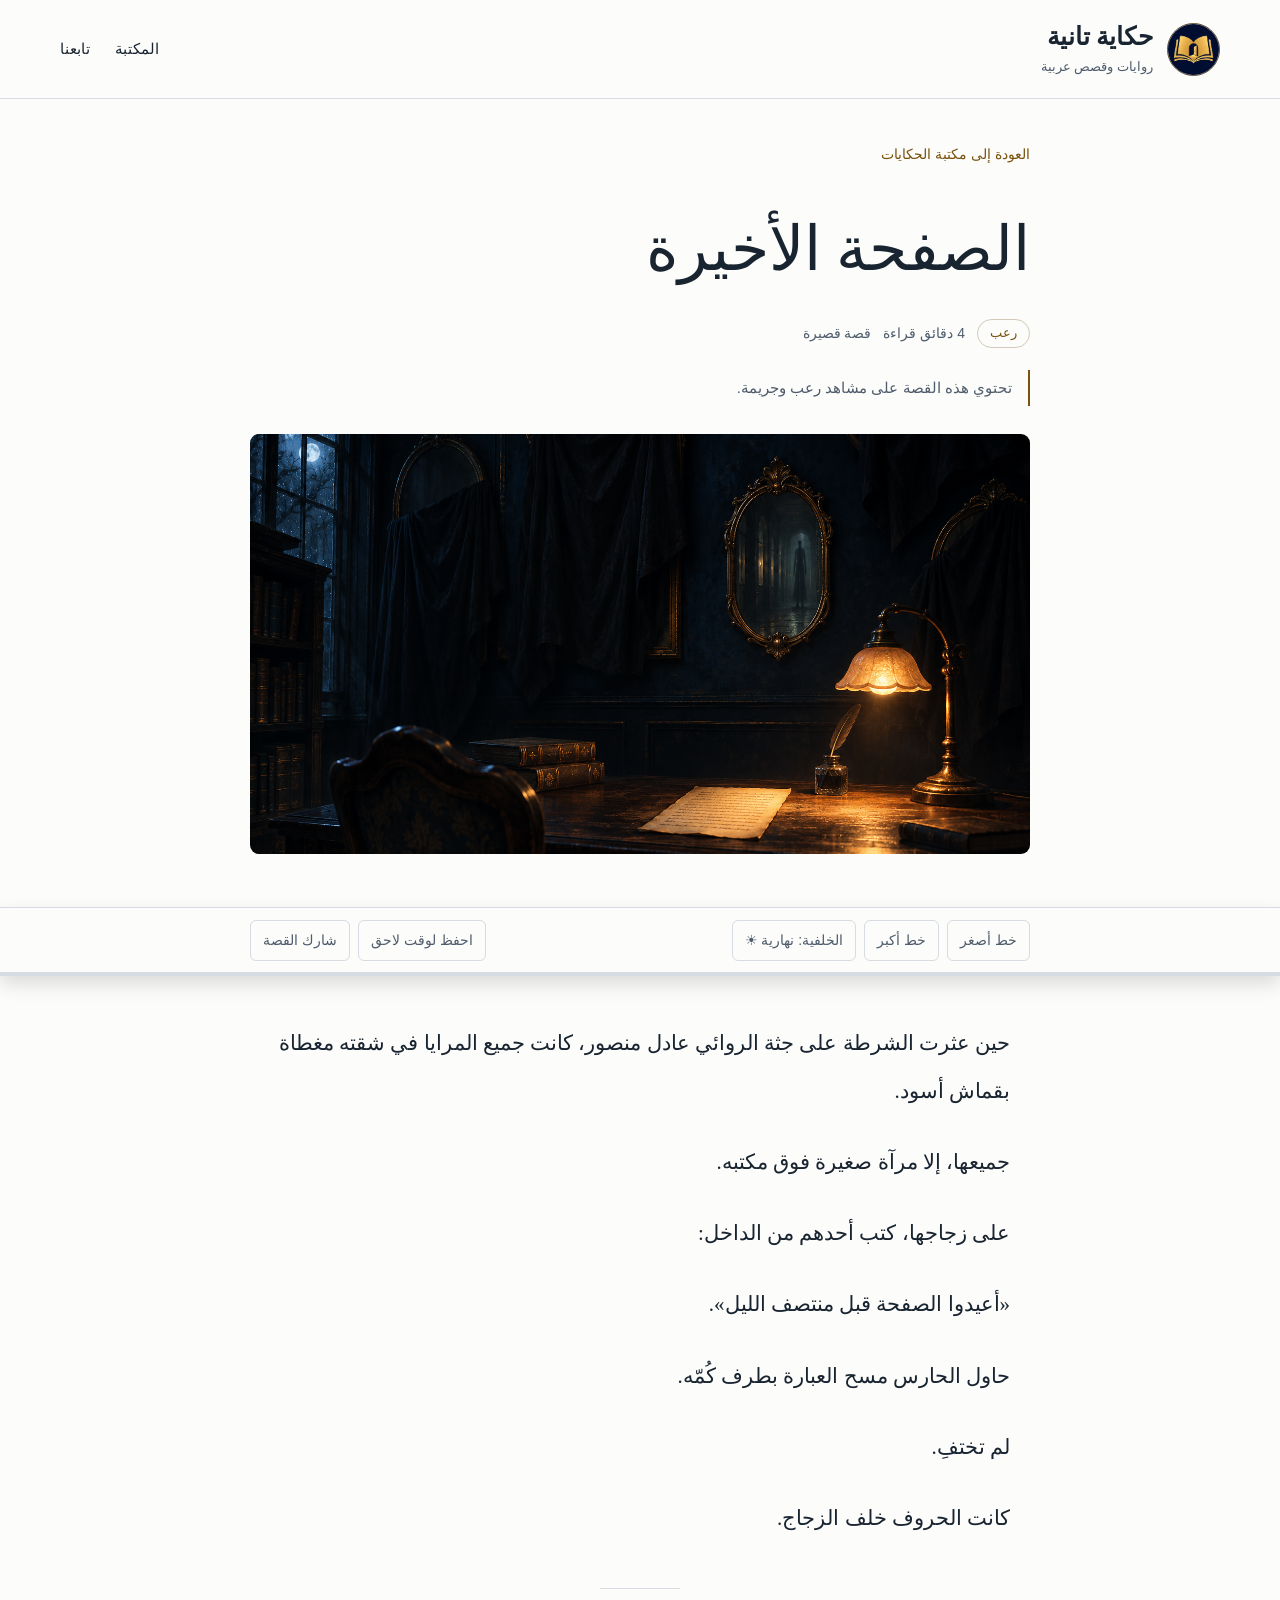
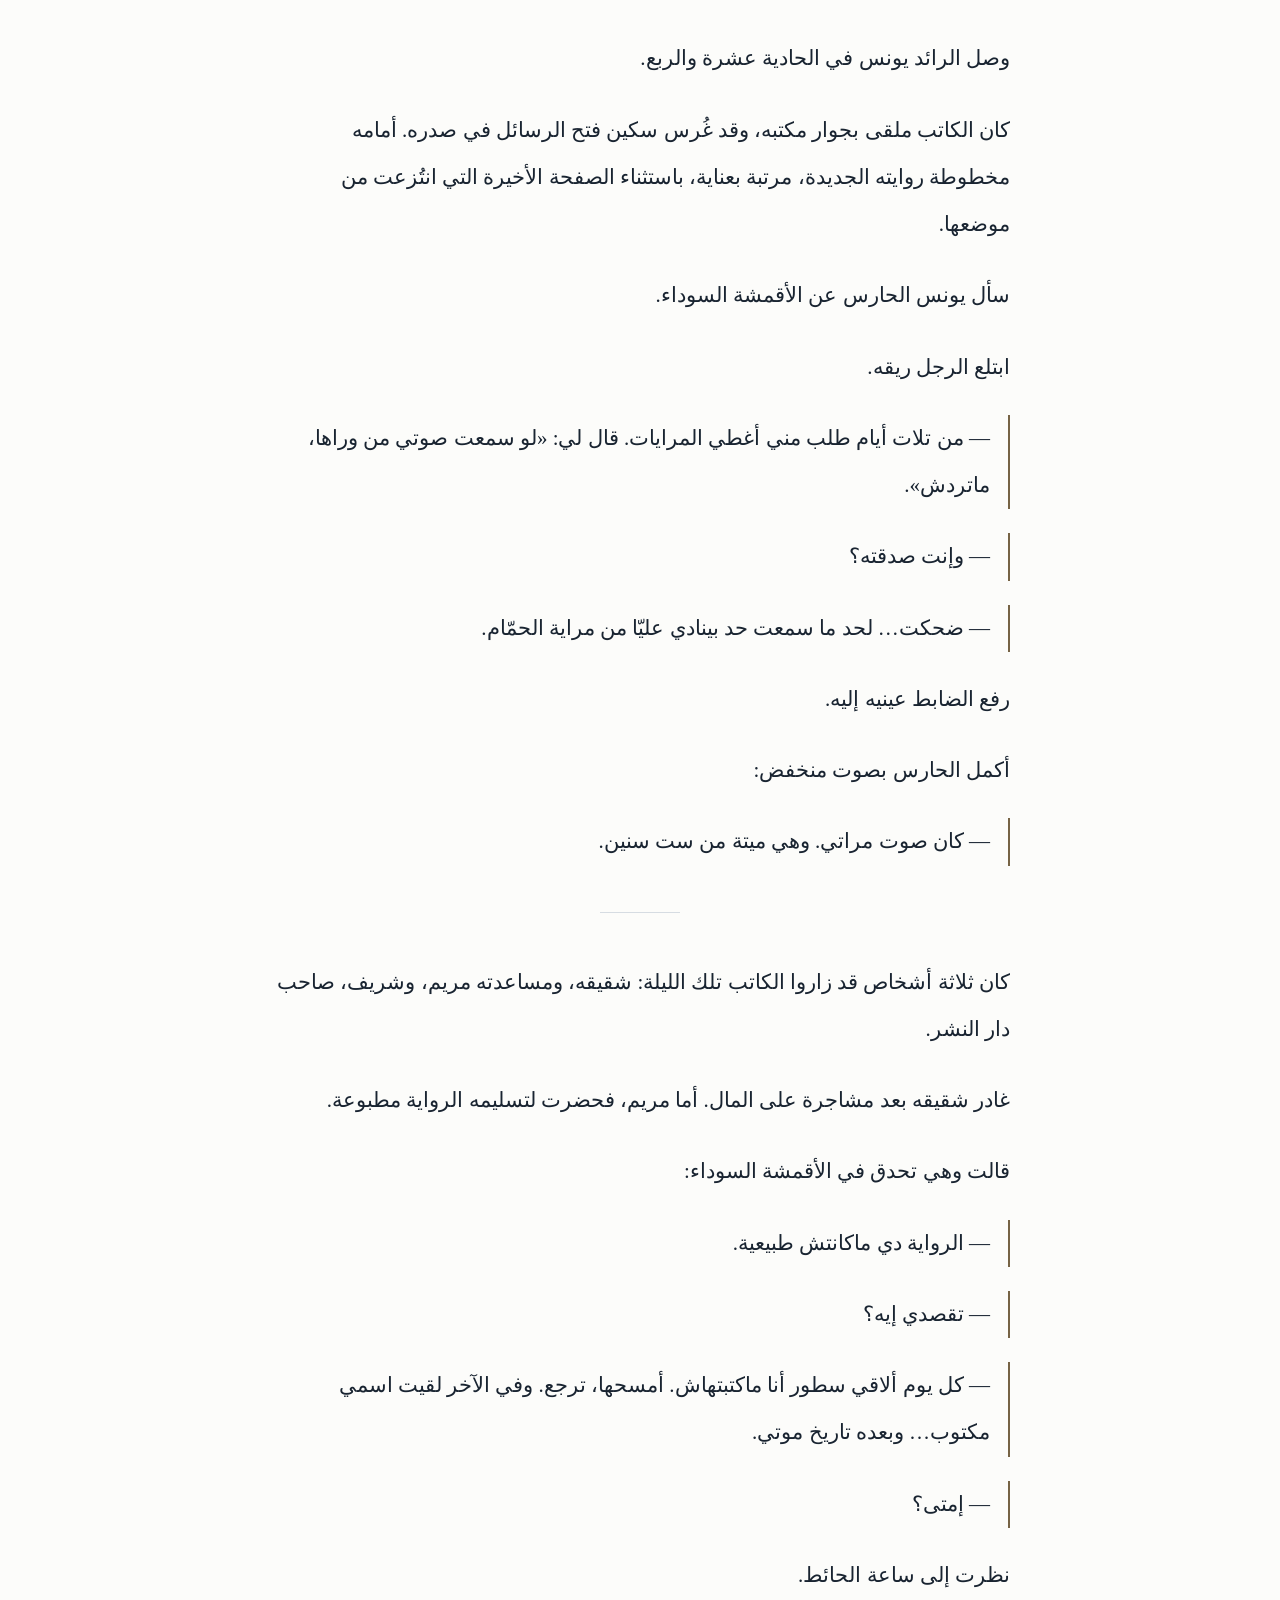
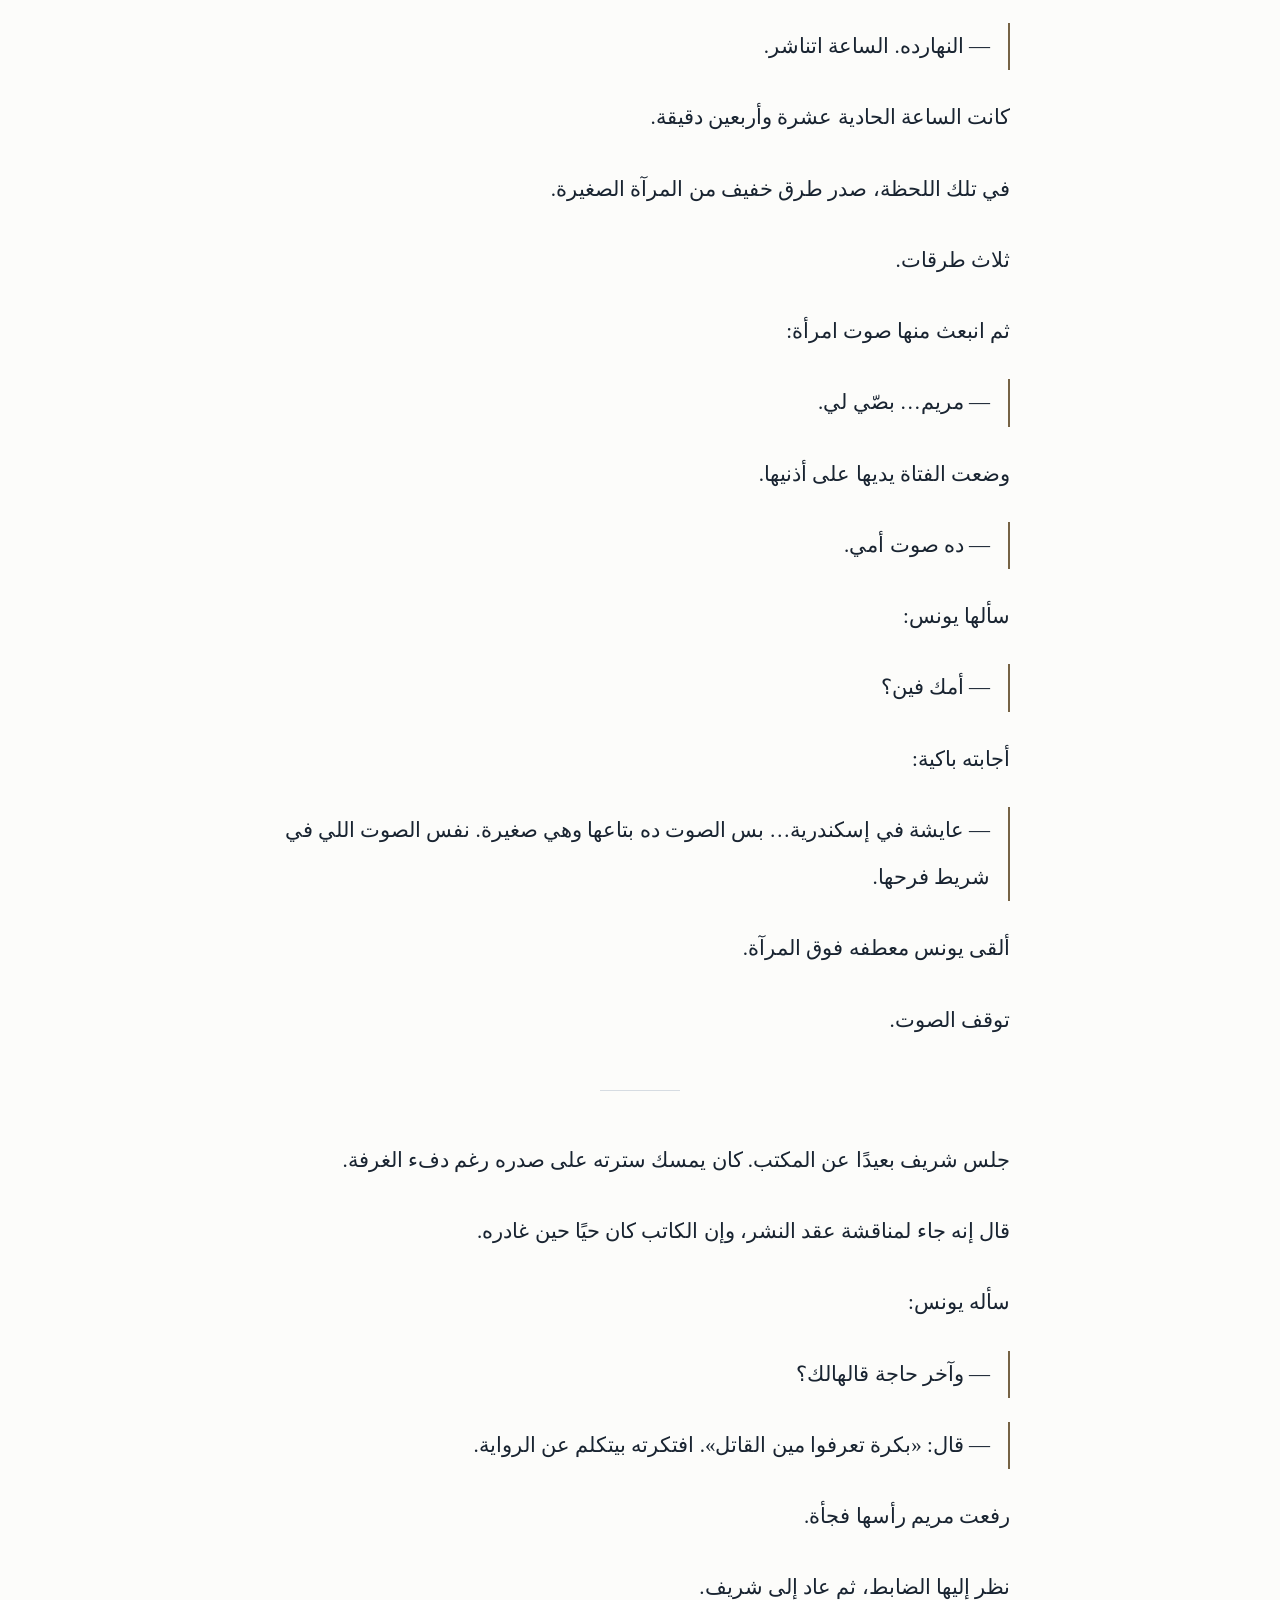
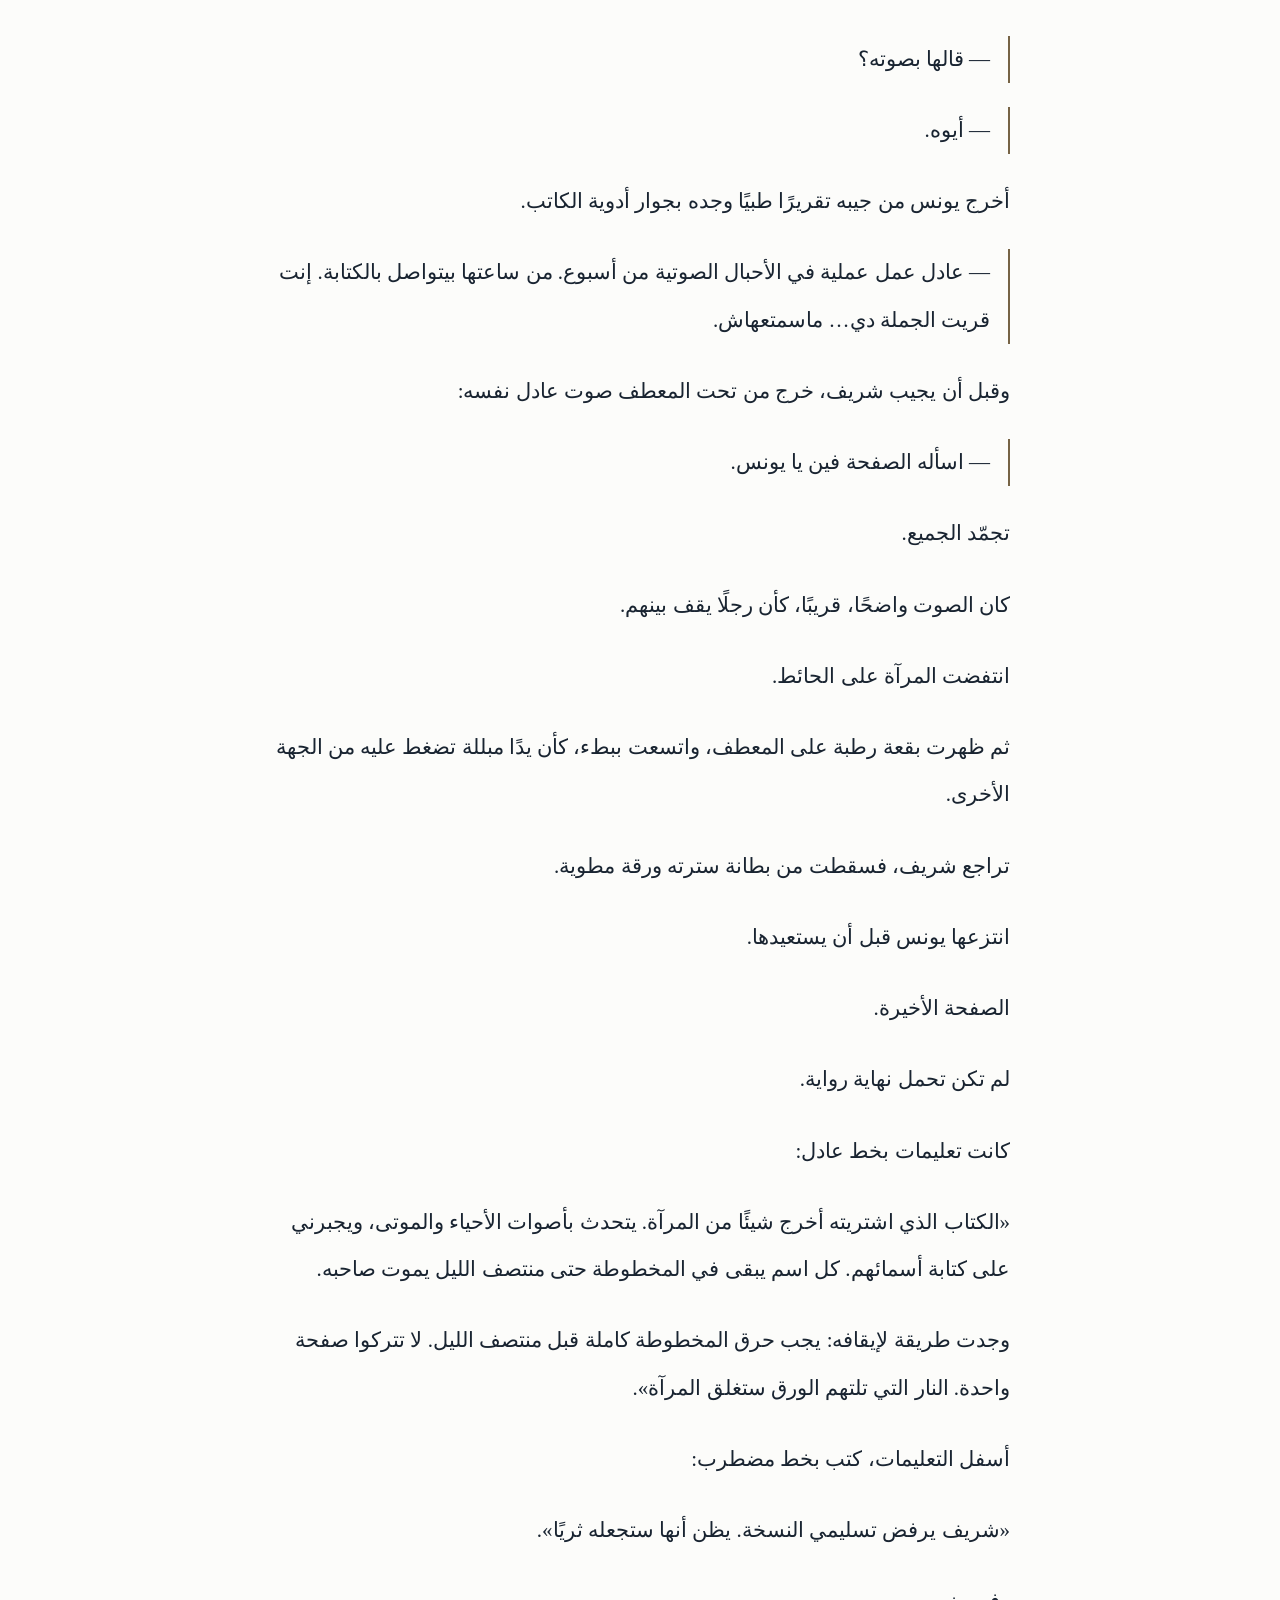
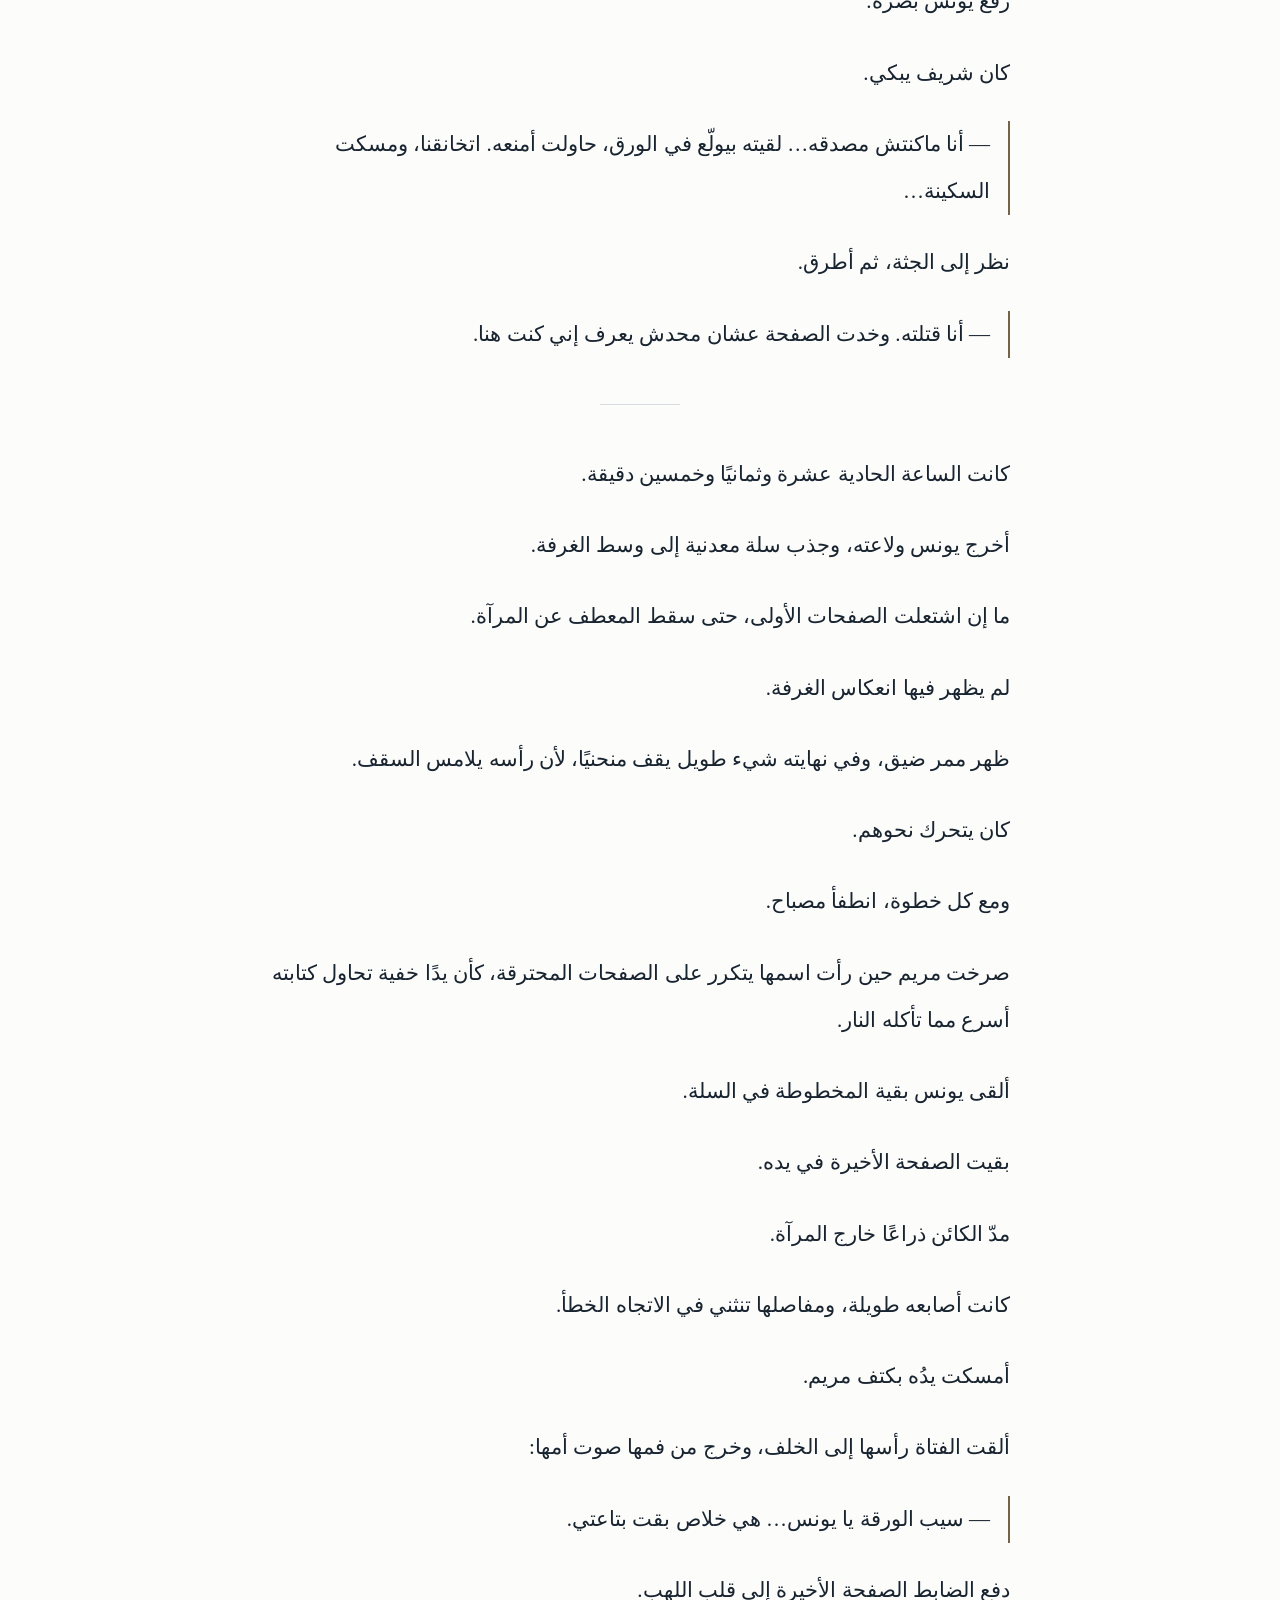
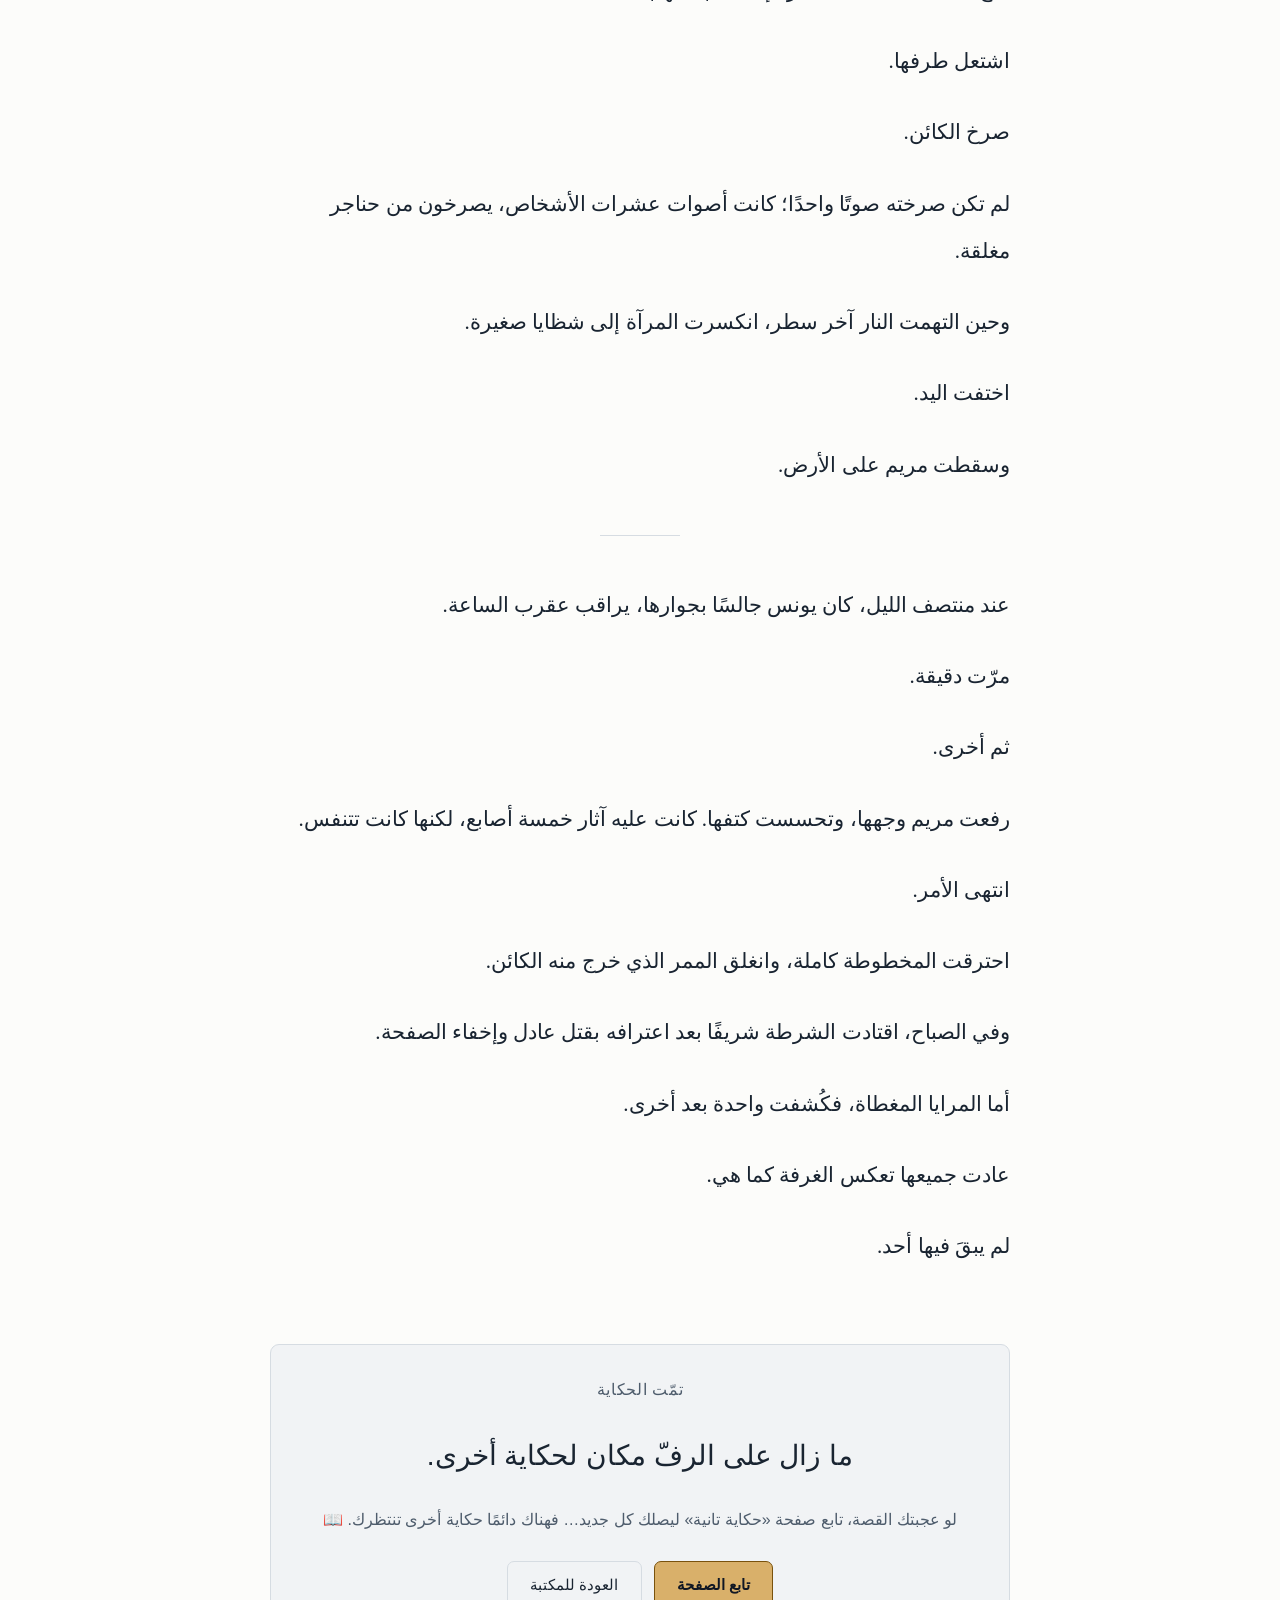
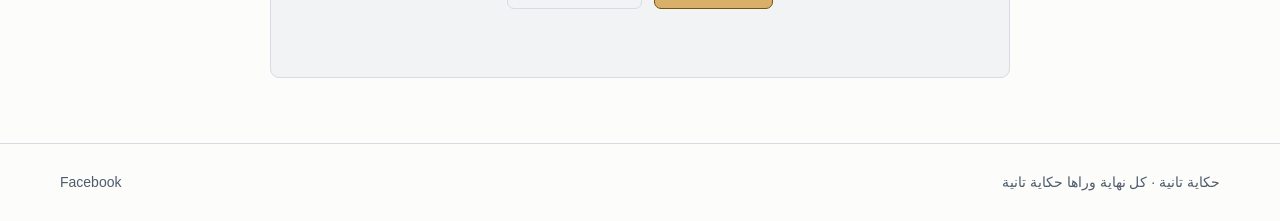
<file: stories/the-last-page/index.html>
<!doctype html>
<html lang="ar" dir="rtl"><head><meta charset="utf-8">
<meta name="viewport" content="width=device-width,initial-scale=1">
<title>الصفحة الأخيرة | حكاية تانية</title><meta name="description" content="كاتب مقتول، مرايا مغطاة، وصفحة مفقودة… وخمس دقائق تفصل الحقيقة عن منتصف الليل.">
<meta name="theme-color" content="#080f1b"><link rel="canonical" href="https://vexohub.app/stories/the-last-page/">
<meta property="og:type" content="article"><meta property="og:locale" content="ar_AR">
<meta property="og:title" content="الصفحة الأخيرة | حكاية تانية"><meta property="og:description" content="كاتب مقتول، مرايا مغطاة، وصفحة مفقودة… وخمس دقائق تفصل الحقيقة عن منتصف الليل.">
<meta property="og:url" content="https://vexohub.app/stories/the-last-page/">
<meta property="og:image" content="https://vexohub.app/stories/assets/the-last-page.png">
<meta property="og:image:alt" content="مكتب مظلم ومرآة غامضة في قصة الصفحة الأخيرة">
<meta name="twitter:card" content="summary_large_image">
<link rel="icon" href="../assets/brand.png"><link rel="stylesheet" href="../assets/style.css">
<script src="../assets/app.js" defer></script></head><body class="light" data-reader><a class="skip" href="#main">انتقل إلى المحتوى</a>
<header class="header"><div class="wrap nav">
<a class="brand" href="../"><img src="../assets/brand.png" width="53" height="53" alt=""><span><b>حكاية تانية</b><small>روايات وقصص عربية</small></span></a>
<nav aria-label="القائمة الرئيسية"><a href="../#library">المكتبة</a><a href="https://www.facebook.com/profile.php?id=61596727980276" target="_blank" rel="noopener noreferrer">تابعنا</a></nav>
</div></header>
    <main id="main"><section class="wrap reader-head">
    <a class="back" href="../#library">العودة إلى مكتبة الحكايات</a>
    <h1>الصفحة الأخيرة</h1><div class="meta"><span class="tag">رعب</span><span>4 دقائق قراءة</span><span>قصة قصيرة</span></div>
    <p class="notice">تحتوي هذه القصة على مشاهد رعب وجريمة.</p>
    <img class="reader-cover" src="../assets/the-last-page.png" width="1536" height="1024" alt="مكتب مظلم ومرآة غامضة في قصة الصفحة الأخيرة">
    </section>
    <div class="toolbar"><div class="wrap tools" role="group" aria-label="أدوات القراءة">
    <div class="tool-group"><button class="quiet" type="button" data-size="-1" aria-label="تصغير الخط">خط أصغر</button><button class="quiet" type="button" data-size="1" aria-label="تكبير الخط">خط أكبر</button><button class="quiet" type="button" data-theme aria-label="تفعيل الخلفية الليلية">الخلفية: نهارية ☀</button></div>
    <div class="tool-group"><button class="quiet" type="button" data-save="the-last-page" aria-pressed="false">احفظ لوقت لاحق</button><button class="quiet" type="button" data-share>شارك القصة</button></div>
    </div><div class="progress" role="progressbar" aria-label="تقدّم قراءة القصة" aria-valuemin="0" aria-valuemax="100" aria-valuenow="0"><span data-progress></span></div></div>
    <article class="wrap story-text" data-article aria-label="نص قصة الصفحة الأخيرة"><p>حين عثرت الشرطة على جثة الروائي عادل منصور، كانت جميع المرايا في شقته مغطاة بقماش أسود.</p><p>جميعها، إلا مرآة صغيرة فوق مكتبه.</p><p>على زجاجها، كتب أحدهم من الداخل:</p><p>«أعيدوا الصفحة قبل منتصف الليل».</p><p>حاول الحارس مسح العبارة بطرف كُمّه.</p><p>لم تختفِ.</p><p>كانت الحروف خلف الزجاج.</p><hr><p>وصل الرائد يونس في الحادية عشرة والربع.</p><p>كان الكاتب ملقى بجوار مكتبه، وقد غُرس سكين فتح الرسائل في صدره. أمامه مخطوطة روايته الجديدة، مرتبة بعناية، باستثناء الصفحة الأخيرة التي انتُزعت من موضعها.</p><p>سأل يونس الحارس عن الأقمشة السوداء.</p><p>ابتلع الرجل ريقه.</p><p class="dialogue">— من تلات أيام طلب مني أغطي المرايات. قال لي: «لو سمعت صوتي من وراها، ماتردش».</p><p class="dialogue">— وإنت صدقته؟</p><p class="dialogue">— ضحكت… لحد ما سمعت حد بينادي عليّا من مراية الحمّام.</p><p>رفع الضابط عينيه إليه.</p><p>أكمل الحارس بصوت منخفض:</p><p class="dialogue">— كان صوت مراتي. وهي ميتة من ست سنين.</p><hr><p>كان ثلاثة أشخاص قد زاروا الكاتب تلك الليلة: شقيقه، ومساعدته مريم، وشريف، صاحب دار النشر.</p><p>غادر شقيقه بعد مشاجرة على المال. أما مريم، فحضرت لتسليمه الرواية مطبوعة.</p><p>قالت وهي تحدق في الأقمشة السوداء:</p><p class="dialogue">— الرواية دي ماكانتش طبيعية.</p><p class="dialogue">— تقصدي إيه؟</p><p class="dialogue">— كل يوم ألاقي سطور أنا ماكتبتهاش. أمسحها، ترجع. وفي الآخر لقيت اسمي مكتوب… وبعده تاريخ موتي.</p><p class="dialogue">— إمتى؟</p><p>نظرت إلى ساعة الحائط.</p><p class="dialogue">— النهارده. الساعة اتناشر.</p><p>كانت الساعة الحادية عشرة وأربعين دقيقة.</p><p>في تلك اللحظة، صدر طرق خفيف من المرآة الصغيرة.</p><p>ثلاث طرقات.</p><p>ثم انبعث منها صوت امرأة:</p><p class="dialogue">— مريم… بصّي لي.</p><p>وضعت الفتاة يديها على أذنيها.</p><p class="dialogue">— ده صوت أمي.</p><p>سألها يونس:</p><p class="dialogue">— أمك فين؟</p><p>أجابته باكية:</p><p class="dialogue">— عايشة في إسكندرية… بس الصوت ده بتاعها وهي صغيرة. نفس الصوت اللي في شريط فرحها.</p><p>ألقى يونس معطفه فوق المرآة.</p><p>توقف الصوت.</p><hr><p>جلس شريف بعيدًا عن المكتب. كان يمسك سترته على صدره رغم دفء الغرفة.</p><p>قال إنه جاء لمناقشة عقد النشر، وإن الكاتب كان حيًا حين غادره.</p><p>سأله يونس:</p><p class="dialogue">— وآخر حاجة قالهالك؟</p><p class="dialogue">— قال: «بكرة تعرفوا مين القاتل». افتكرته بيتكلم عن الرواية.</p><p>رفعت مريم رأسها فجأة.</p><p>نظر إليها الضابط، ثم عاد إلى شريف.</p><p class="dialogue">— قالها بصوته؟</p><p class="dialogue">— أيوه.</p><p>أخرج يونس من جيبه تقريرًا طبيًا وجده بجوار أدوية الكاتب.</p><p class="dialogue">— عادل عمل عملية في الأحبال الصوتية من أسبوع. من ساعتها بيتواصل بالكتابة. إنت قريت الجملة دي… ماسمتعهاش.</p><p>وقبل أن يجيب شريف، خرج من تحت المعطف صوت عادل نفسه:</p><p class="dialogue">— اسأله الصفحة فين يا يونس.</p><p>تجمّد الجميع.</p><p>كان الصوت واضحًا، قريبًا، كأن رجلًا يقف بينهم.</p><p>انتفضت المرآة على الحائط.</p><p>ثم ظهرت بقعة رطبة على المعطف، واتسعت ببطء، كأن يدًا مبللة تضغط عليه من الجهة الأخرى.</p><p>تراجع شريف، فسقطت من بطانة سترته ورقة مطوية.</p><p>انتزعها يونس قبل أن يستعيدها.</p><p>الصفحة الأخيرة.</p><p>لم تكن تحمل نهاية رواية.</p><p>كانت تعليمات بخط عادل:</p><p>«الكتاب الذي اشتريته أخرج شيئًا من المرآة. يتحدث بأصوات الأحياء والموتى، ويجبرني على كتابة أسمائهم. كل اسم يبقى في المخطوطة حتى منتصف الليل يموت صاحبه.</p><p>وجدت طريقة لإيقافه: يجب حرق المخطوطة كاملة قبل منتصف الليل. لا تتركوا صفحة واحدة. النار التي تلتهم الورق ستغلق المرآة».</p><p>أسفل التعليمات، كتب بخط مضطرب:</p><p>«شريف يرفض تسليمي النسخة. يظن أنها ستجعله ثريًا».</p><p>رفع يونس بصره.</p><p>كان شريف يبكي.</p><p class="dialogue">— أنا ماكنتش مصدقه… لقيته بيولّع في الورق، حاولت أمنعه. اتخانقنا، ومسكت السكينة…</p><p>نظر إلى الجثة، ثم أطرق.</p><p class="dialogue">— أنا قتلته. وخدت الصفحة عشان محدش يعرف إني كنت هنا.</p><hr><p>كانت الساعة الحادية عشرة وثمانيًا وخمسين دقيقة.</p><p>أخرج يونس ولاعته، وجذب سلة معدنية إلى وسط الغرفة.</p><p>ما إن اشتعلت الصفحات الأولى، حتى سقط المعطف عن المرآة.</p><p>لم يظهر فيها انعكاس الغرفة.</p><p>ظهر ممر ضيق، وفي نهايته شيء طويل يقف منحنيًا، لأن رأسه يلامس السقف.</p><p>كان يتحرك نحوهم.</p><p>ومع كل خطوة، انطفأ مصباح.</p><p>صرخت مريم حين رأت اسمها يتكرر على الصفحات المحترقة، كأن يدًا خفية تحاول كتابته أسرع مما تأكله النار.</p><p>ألقى يونس بقية المخطوطة في السلة.</p><p>بقيت الصفحة الأخيرة في يده.</p><p>مدّ الكائن ذراعًا خارج المرآة.</p><p>كانت أصابعه طويلة، ومفاصلها تنثني في الاتجاه الخطأ.</p><p>أمسكت يدُه بكتف مريم.</p><p>ألقت الفتاة رأسها إلى الخلف، وخرج من فمها صوت أمها:</p><p class="dialogue">— سيب الورقة يا يونس… هي خلاص بقت بتاعتي.</p><p>دفع الضابط الصفحة الأخيرة إلى قلب اللهب.</p><p>اشتعل طرفها.</p><p>صرخ الكائن.</p><p>لم تكن صرخته صوتًا واحدًا؛ كانت أصوات عشرات الأشخاص، يصرخون من حناجر مغلقة.</p><p>وحين التهمت النار آخر سطر، انكسرت المرآة إلى شظايا صغيرة.</p><p>اختفت اليد.</p><p>وسقطت مريم على الأرض.</p><hr><p>عند منتصف الليل، كان يونس جالسًا بجوارها، يراقب عقرب الساعة.</p><p>مرّت دقيقة.</p><p>ثم أخرى.</p><p>رفعت مريم وجهها، وتحسست كتفها. كانت عليه آثار خمسة أصابع، لكنها كانت تتنفس.</p><p>انتهى الأمر.</p><p>احترقت المخطوطة كاملة، وانغلق الممر الذي خرج منه الكائن.</p><p>وفي الصباح، اقتادت الشرطة شريفًا بعد اعترافه بقتل عادل وإخفاء الصفحة.</p><p>أما المرايا المغطاة، فكُشفت واحدة بعد أخرى.</p><p>عادت جميعها تعكس الغرفة كما هي.</p><p>لم يبقَ فيها أحد.</p></article>
    <div class="wrap ending"><p class="eyebrow">تمّت الحكاية</p><h2>ما زال على الرفّ مكان لحكاية أخرى.</h2>
    <p>لو عجبتك القصة، تابع صفحة «حكاية تانية» ليصلك كل جديد… فهناك دائمًا حكاية أخرى تنتظرك. 📖</p>
    <div class="actions" style="justify-content:center"><a class="button primary" href="https://www.facebook.com/profile.php?id=61596727980276" target="_blank" rel="noopener noreferrer">تابع الصفحة</a><a class="button" href="../#library">العودة للمكتبة</a></div><p class="live" data-status role="status"></p></div></main><footer><div class="wrap"><span>حكاية تانية · كل نهاية وراها حكاية تانية</span>
<div class="footer-links"><a href="https://www.facebook.com/profile.php?id=61596727980276" target="_blank" rel="noopener noreferrer">Facebook</a></div></div></footer></body></html>
</file>
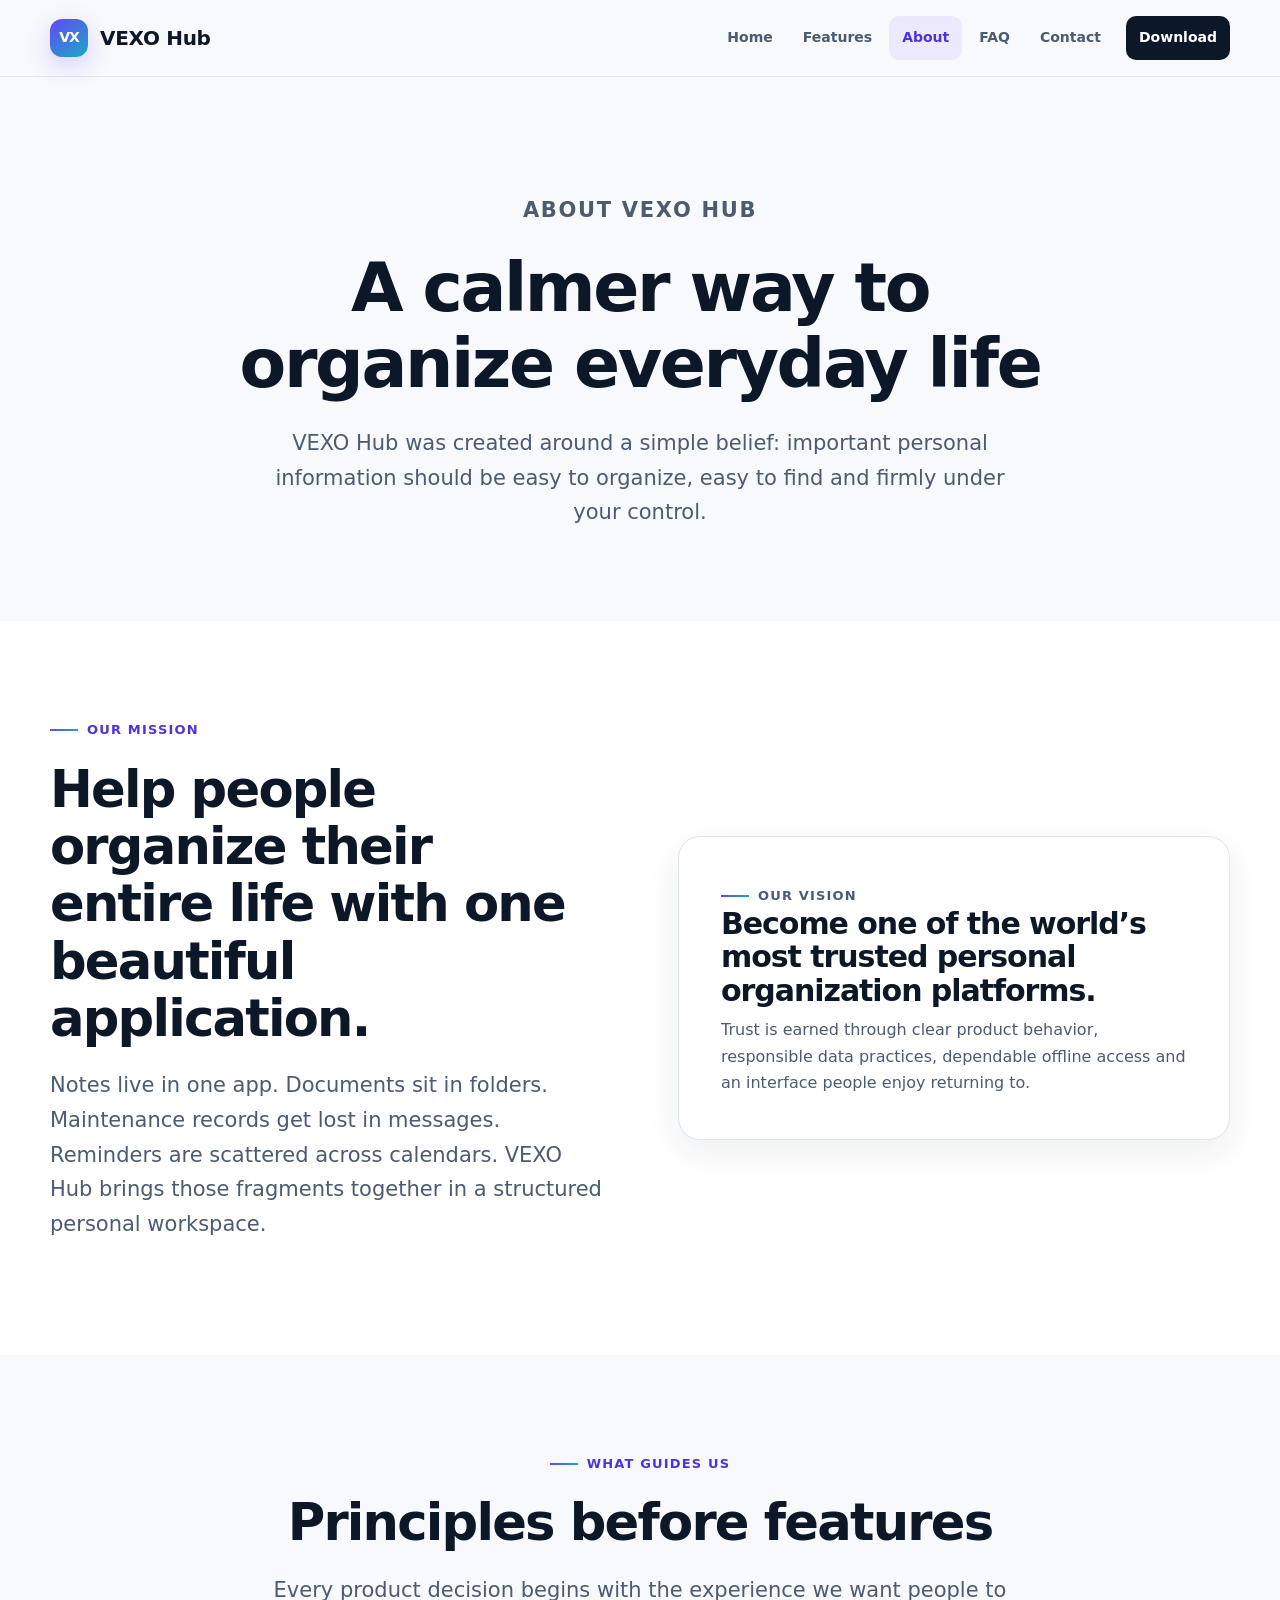
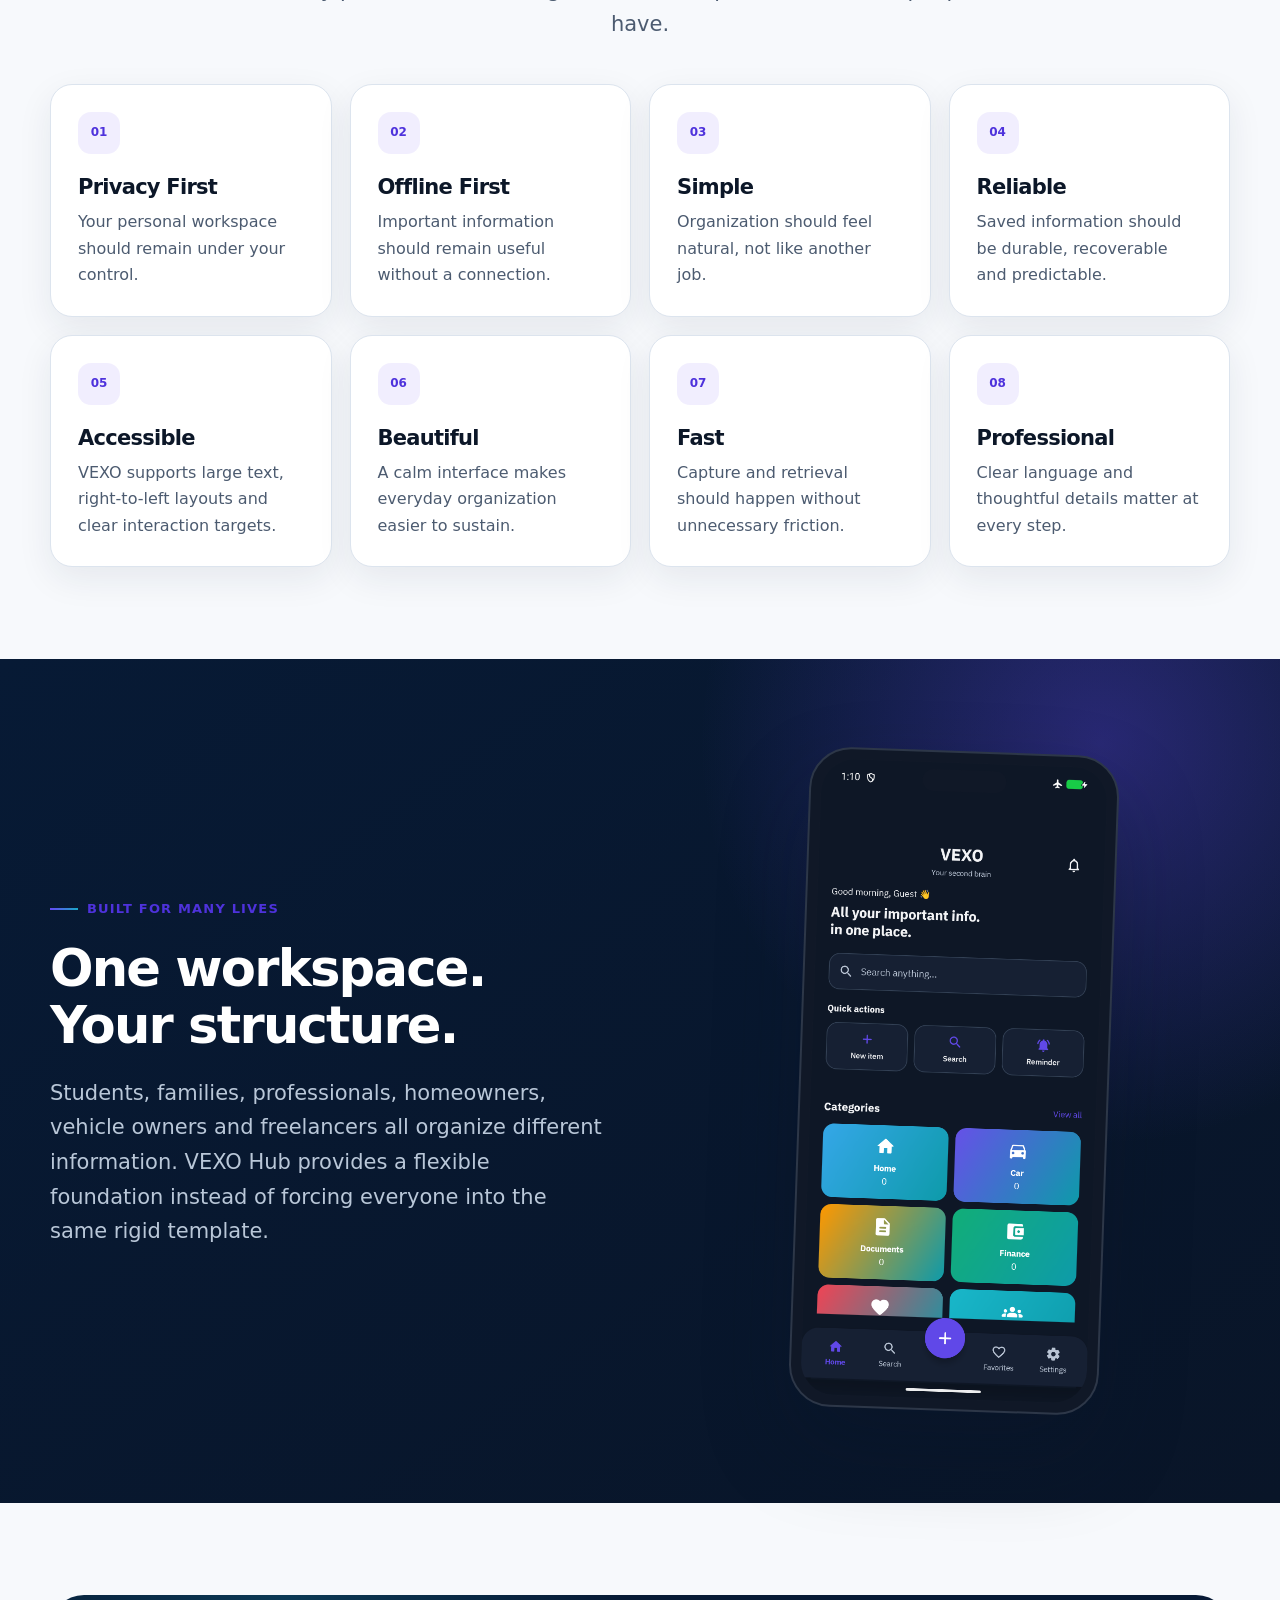
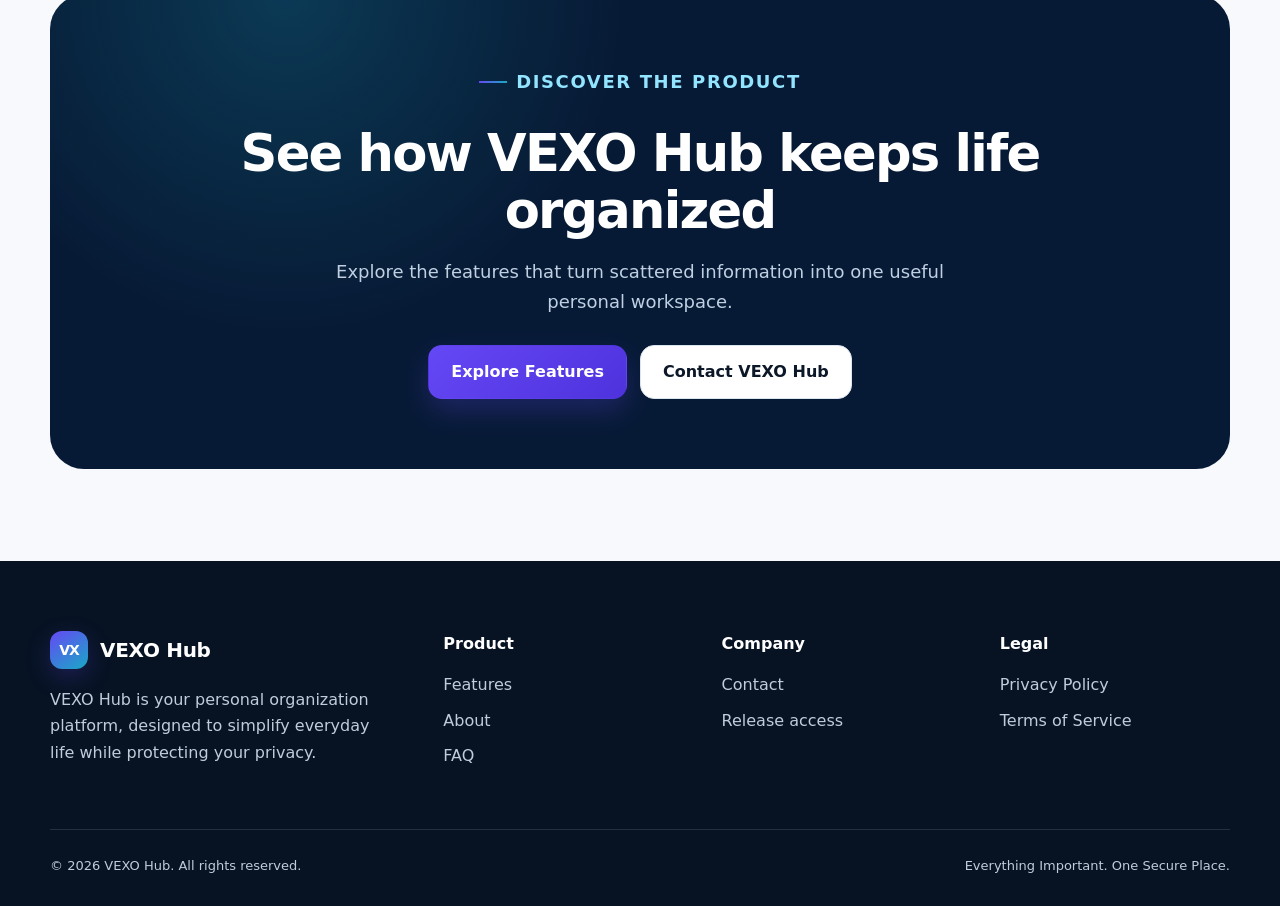
<file: about.html>
<!doctype html>
<html lang="en">
<head>
  <!-- Google tag (gtag.js) -->
<script async src="https://www.googletagmanager.com/gtag/js?id=G-ZB5SWGV2D3"></script>
<script>
  window.dataLayer = window.dataLayer || [];
  function gtag(){dataLayer.push(arguments);}
  gtag('js', new Date());

  gtag('config', 'G-ZB5SWGV2D3');
</script>
  <meta charset="utf-8"><meta name="viewport" content="width=device-width, initial-scale=1">
  <title>About VEXO Hub | A Better Home for Important Information</title>
  <meta name="description" content="Learn why VEXO Hub is building a private, simple and reliable personal organization platform for everyday life.">
  <meta name="theme-color" content="#071a35"><meta property="og:image" content="https://vexohub.app/images/og.png"><meta property="og:image:alt" content="VEXO Hub — Everything Important. One Secure Place."><meta name="twitter:card" content="summary_large_image"><link rel="canonical" href="https://vexohub.app/about.html">
  <link rel="stylesheet" href="css/style.css"><script src="js/script.js" defer></script>
</head>
<body>
  <a class="skip-link" href="#main">Skip to content</a>
  <header class="site-header"><div class="container nav-wrap">
    <a class="brand" href="index.html" aria-label="VEXO Hub home"><span class="brand-mark" aria-hidden="true">VX</span><span class="brand-name">VEXO Hub</span></a>
    <button class="menu-toggle" type="button" aria-expanded="false" aria-controls="site-navigation" aria-label="Open navigation"><span></span><span></span><span></span></button>
    <nav class="site-nav" id="site-navigation" aria-label="Main navigation"><a href="index.html">Home</a><a href="features.html">Features</a><a href="about.html" aria-current="page">About</a><a href="faq.html">FAQ</a><a href="contact.html">Contact</a><a class="nav-cta" href="contact.html#download">Download</a></nav>
  </div></header>
  <main id="main">
    <section class="page-hero"><div class="container">
      <p class="breadcrumb">About VEXO Hub</p>
      <h1>A calmer way to organize everyday life</h1>
      <p>VEXO Hub was created around a simple belief: important personal information should be easy to organize, easy to find and firmly under your control.</p>
    </div></section>

    <section class="section section-white"><div class="container split">
      <div>
        <p class="eyebrow">Our mission</p>
        <h2>Help people organize their entire life with one beautiful application.</h2>
        <p class="section-lead">Notes live in one app. Documents sit in folders. Maintenance records get lost in messages. Reminders are scattered across calendars. VEXO Hub brings those fragments together in a structured personal workspace.</p>
      </div>
      <div class="card" style="padding:42px">
        <p class="eyebrow">Our vision</p>
        <h3 style="font-size:30px">Become one of the world’s most trusted personal organization platforms.</h3>
        <p>Trust is earned through clear product behavior, responsible data practices, dependable offline access and an interface people enjoy returning to.</p>
      </div>
    </div></section>

    <section class="section"><div class="container">
      <div class="centered"><p class="eyebrow">What guides us</p><h2>Principles before features</h2><p class="section-lead">Every product decision begins with the experience we want people to have.</p></div>
      <div class="value-grid" style="margin-top:42px">
        <article class="card"><span class="card-number">01</span><h3>Privacy First</h3><p>Your personal workspace should remain under your control.</p></article>
        <article class="card"><span class="card-number">02</span><h3>Offline First</h3><p>Important information should remain useful without a connection.</p></article>
        <article class="card"><span class="card-number">03</span><h3>Simple</h3><p>Organization should feel natural, not like another job.</p></article>
        <article class="card"><span class="card-number">04</span><h3>Reliable</h3><p>Saved information should be durable, recoverable and predictable.</p></article>
        <article class="card"><span class="card-number">05</span><h3>Accessible</h3><p>VEXO supports large text, right-to-left layouts and clear interaction targets.</p></article>
        <article class="card"><span class="card-number">06</span><h3>Beautiful</h3><p>A calm interface makes everyday organization easier to sustain.</p></article>
        <article class="card"><span class="card-number">07</span><h3>Fast</h3><p>Capture and retrieval should happen without unnecessary friction.</p></article>
        <article class="card"><span class="card-number">08</span><h3>Professional</h3><p>Clear language and thoughtful details matter at every step.</p></article>
      </div>
    </div></section>

    <section class="section section-dark"><div class="container split">
      <div><p class="eyebrow">Built for many lives</p><h2>One workspace. Your structure.</h2><p class="section-lead">Students, families, professionals, homeowners, vehicle owners and freelancers all organize different information. VEXO Hub provides a flexible foundation instead of forcing everyone into the same rigid template.</p></div>
      <div class="phone" style="margin-inline:auto; transform:rotate(2deg)"><img src="images/app-dashboard-dark.png" alt="VEXO Hub personal workspace in dark mode" width="1080" height="2400"></div>
    </div></section>

    <section class="section"><div class="container"><div class="cta-panel"><p class="eyebrow" style="color:#93e5ff">Discover the product</p><h2>See how VEXO Hub keeps life organized</h2><p>Explore the features that turn scattered information into one useful personal workspace.</p><div class="button-row"><a class="button button-primary" href="features.html">Explore Features</a><a class="button button-secondary" href="contact.html">Contact VEXO Hub</a></div></div></div></section>
  </main>
  <footer class="site-footer"><div class="container"><div class="footer-grid">
    <div class="footer-brand"><a class="brand" href="index.html"><span class="brand-mark" aria-hidden="true">VX</span><span class="brand-name">VEXO Hub</span></a><p>VEXO Hub is your personal organization platform, designed to simplify everyday life while protecting your privacy.</p></div>
    <div class="footer-col"><strong>Product</strong><a href="features.html">Features</a><a href="about.html">About</a><a href="faq.html">FAQ</a></div>
    <div class="footer-col"><strong>Company</strong><a href="contact.html">Contact</a><a href="contact.html#download">Release access</a></div>
    <div class="footer-col"><strong>Legal</strong><a href="privacy.html">Privacy Policy</a><a href="terms.html">Terms of Service</a></div>
  </div><div class="footer-bottom"><p>© <span data-current-year>2026</span> VEXO Hub. All rights reserved.</p><p>Everything Important. One Secure Place.</p></div></div></footer>
</body>
</html>
</file>
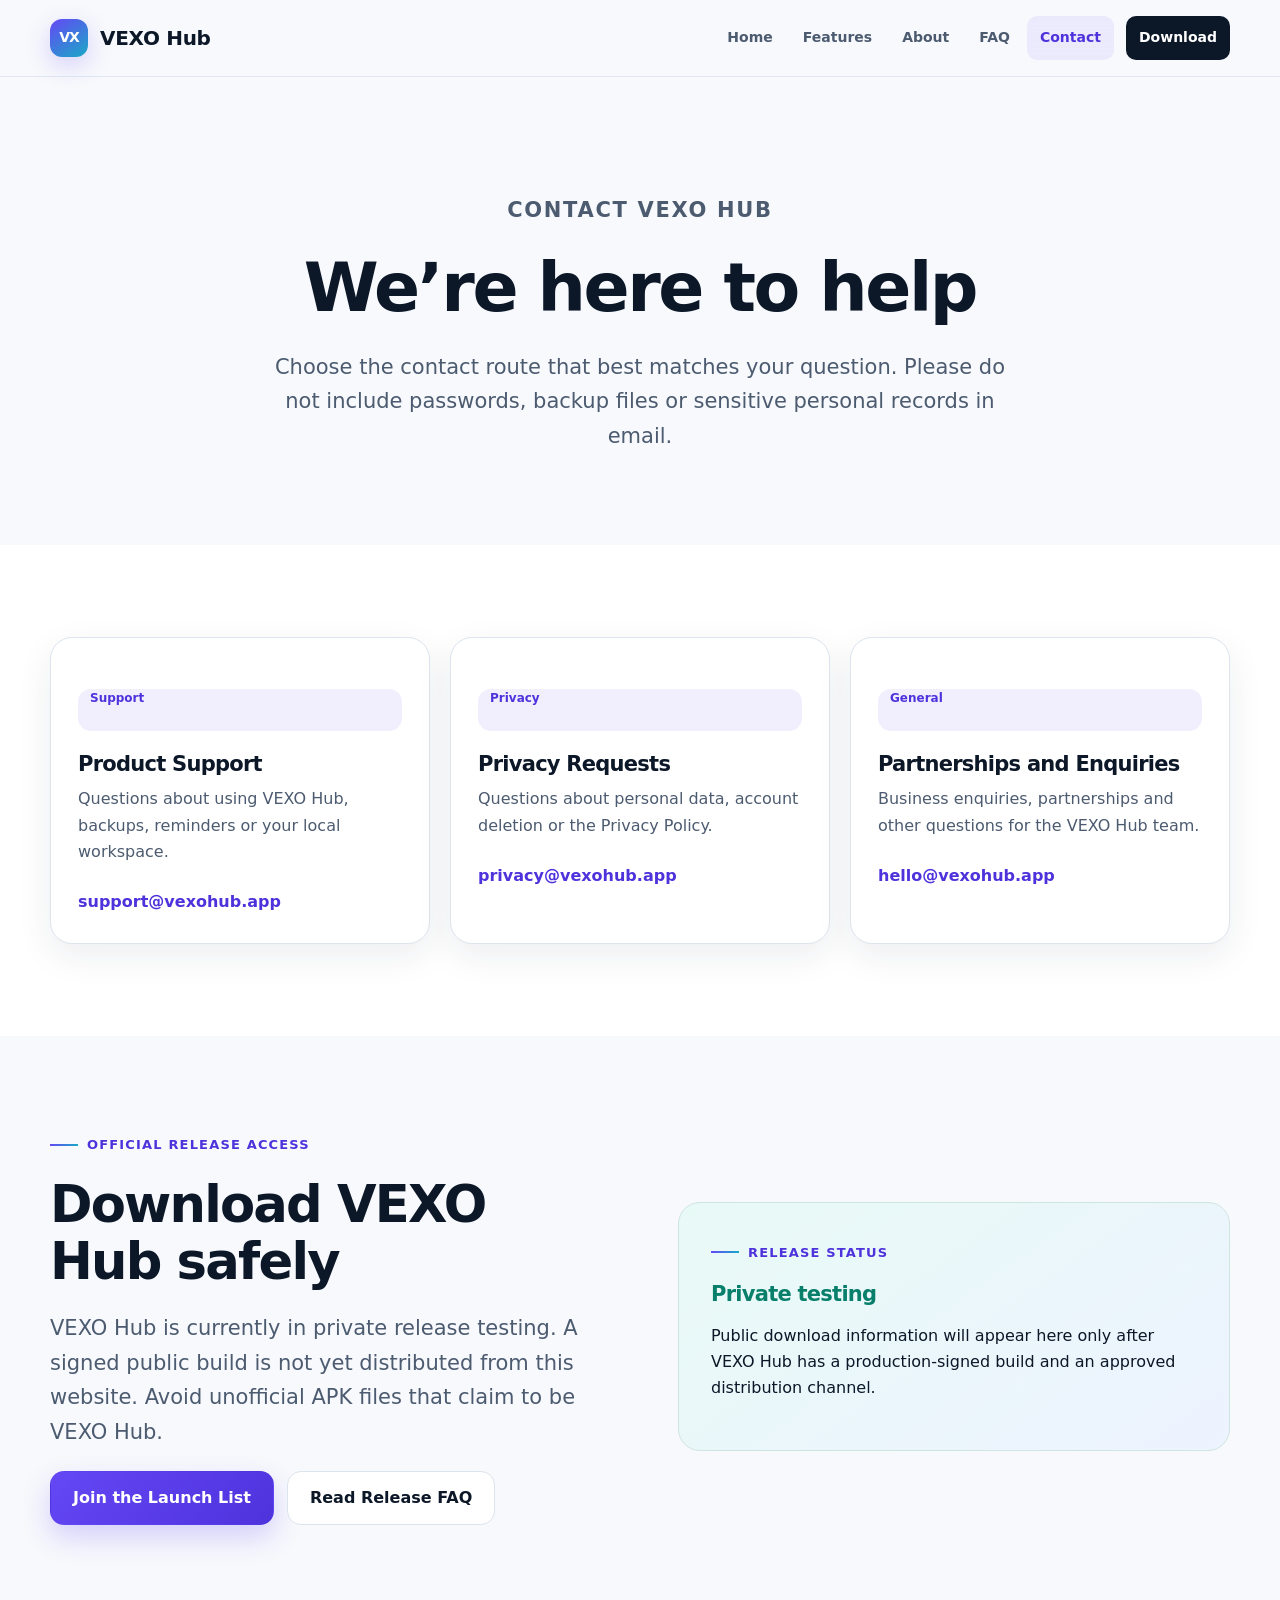
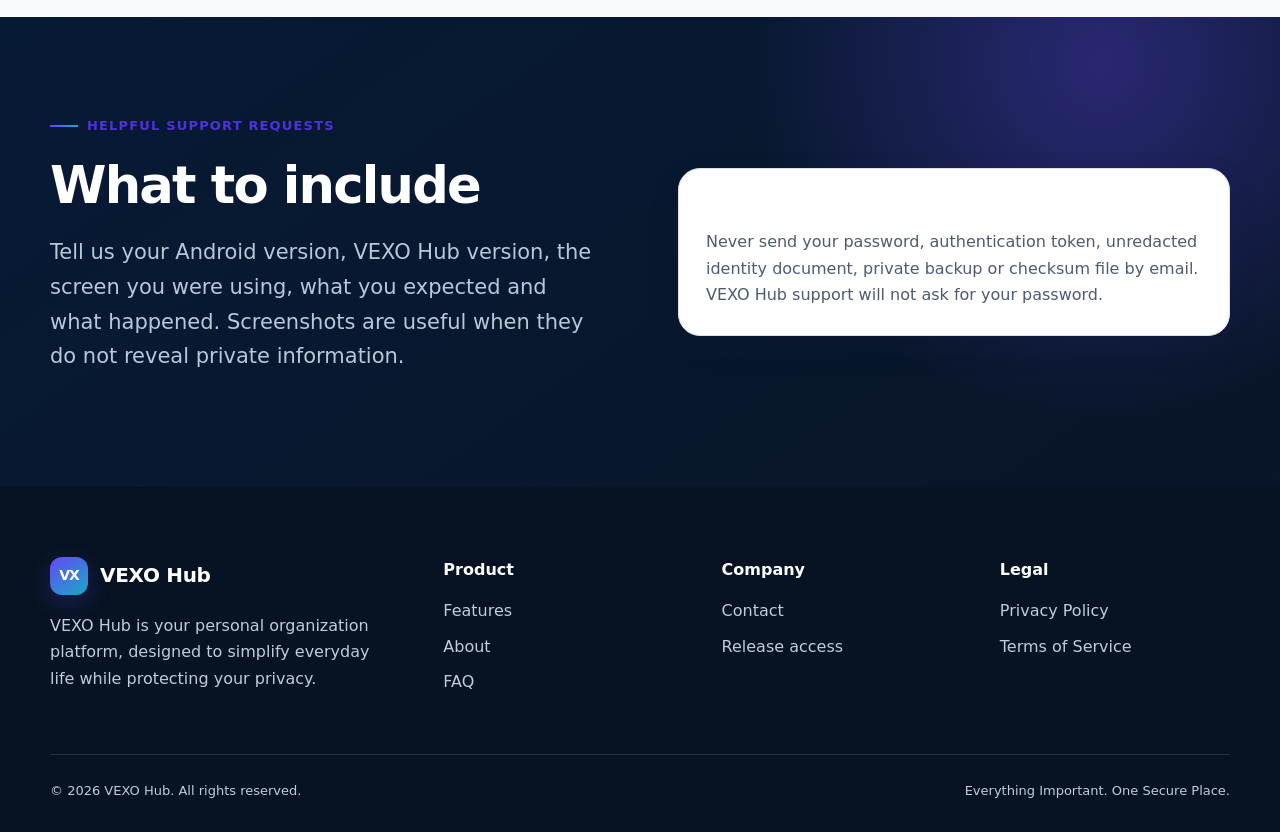
<file: contact.html>
<!doctype html>
<html lang="en">
<head>
  <!-- Google tag (gtag.js) -->
<script async src="https://www.googletagmanager.com/gtag/js?id=G-ZB5SWGV2D3"></script>
<script>
  window.dataLayer = window.dataLayer || [];
  function gtag(){dataLayer.push(arguments);}
  gtag('js', new Date());

  gtag('config', 'G-ZB5SWGV2D3');
</script>
  <meta charset="utf-8"><meta name="viewport" content="width=device-width, initial-scale=1">
  <title>Contact VEXO Hub | Support, Privacy and Release Access</title>
  <meta name="description" content="Contact VEXO Hub for product support, privacy questions, partnerships and official release availability.">
  <meta name="theme-color" content="#071a35"><meta property="og:image" content="https://vexohub.app/images/og.png"><meta property="og:image:alt" content="VEXO Hub — Everything Important. One Secure Place."><meta name="twitter:card" content="summary_large_image"><link rel="canonical" href="https://vexohub.app/contact.html">
  <link rel="stylesheet" href="css/style.css"><script src="js/script.js" defer></script>
</head>
<body>
  <a class="skip-link" href="#main">Skip to content</a>
  <header class="site-header"><div class="container nav-wrap">
    <a class="brand" href="index.html" aria-label="VEXO Hub home"><span class="brand-mark" aria-hidden="true">VX</span><span class="brand-name">VEXO Hub</span></a>
    <button class="menu-toggle" type="button" aria-expanded="false" aria-controls="site-navigation" aria-label="Open navigation"><span></span><span></span><span></span></button>
    <nav class="site-nav" id="site-navigation" aria-label="Main navigation"><a href="index.html">Home</a><a href="features.html">Features</a><a href="about.html">About</a><a href="faq.html">FAQ</a><a href="contact.html" aria-current="page">Contact</a><a class="nav-cta" href="#download">Download</a></nav>
  </div></header>
  <main id="main">
    <section class="page-hero"><div class="container"><p class="breadcrumb">Contact VEXO Hub</p><h1>We’re here to help</h1><p>Choose the contact route that best matches your question. Please do not include passwords, backup files or sensitive personal records in email.</p></div></section>
    <section class="section section-white"><div class="container contact-grid">
      <a class="card contact-card" href="mailto:support@vexohub.app?subject=VEXO%20Hub%20Support"><span class="card-number">Support</span><h3>Product Support</h3><p>Questions about using VEXO Hub, backups, reminders or your local workspace.</p><span>support@vexohub.app</span></a>
      <a class="card contact-card" href="mailto:privacy@vexohub.app?subject=VEXO%20Hub%20Privacy"><span class="card-number">Privacy</span><h3>Privacy Requests</h3><p>Questions about personal data, account deletion or the Privacy Policy.</p><span>privacy@vexohub.app</span></a>
      <a class="card contact-card" href="mailto:hello@vexohub.app?subject=VEXO%20Hub%20Enquiry"><span class="card-number">General</span><h3>Partnerships and Enquiries</h3><p>Business enquiries, partnerships and other questions for the VEXO Hub team.</p><span>hello@vexohub.app</span></a>
    </div></section>
    <section class="section" id="download"><div class="container split">
      <div><p class="eyebrow">Official release access</p><h2>Download VEXO Hub safely</h2><p class="section-lead">VEXO Hub is currently in private release testing. A signed public build is not yet distributed from this website. Avoid unofficial APK files that claim to be VEXO Hub.</p><div class="button-row"><a class="button button-primary" href="mailto:launch@vexohub.app?subject=VEXO%20Hub%20Launch%20List">Join the Launch List</a><a class="button button-secondary" href="faq.html">Read Release FAQ</a></div></div>
      <aside class="status-panel"><p class="eyebrow">Release status</p><h3><strong>Private testing</strong></h3><p>Public download information will appear here only after VEXO Hub has a production-signed build and an approved distribution channel.</p></aside>
    </div></section>
    <section class="section section-dark"><div class="container split">
      <div><p class="eyebrow">Helpful support requests</p><h2>What to include</h2><p class="section-lead">Tell us your Android version, VEXO Hub version, the screen you were using, what you expected and what happened. Screenshots are useful when they do not reveal private information.</p></div>
      <div class="card"><h3>Protect your information</h3><p>Never send your password, authentication token, unredacted identity document, private backup or checksum file by email. VEXO Hub support will not ask for your password.</p></div>
    </div></section>
  </main>
  <footer class="site-footer"><div class="container"><div class="footer-grid">
    <div class="footer-brand"><a class="brand" href="index.html"><span class="brand-mark" aria-hidden="true">VX</span><span class="brand-name">VEXO Hub</span></a><p>VEXO Hub is your personal organization platform, designed to simplify everyday life while protecting your privacy.</p></div>
    <div class="footer-col"><strong>Product</strong><a href="features.html">Features</a><a href="about.html">About</a><a href="faq.html">FAQ</a></div>
    <div class="footer-col"><strong>Company</strong><a href="contact.html">Contact</a><a href="contact.html#download">Release access</a></div>
    <div class="footer-col"><strong>Legal</strong><a href="privacy.html">Privacy Policy</a><a href="terms.html">Terms of Service</a></div>
  </div><div class="footer-bottom"><p>© <span data-current-year>2026</span> VEXO Hub. All rights reserved.</p><p>Everything Important. One Secure Place.</p></div></div></footer>
</body>
</html>
</file>
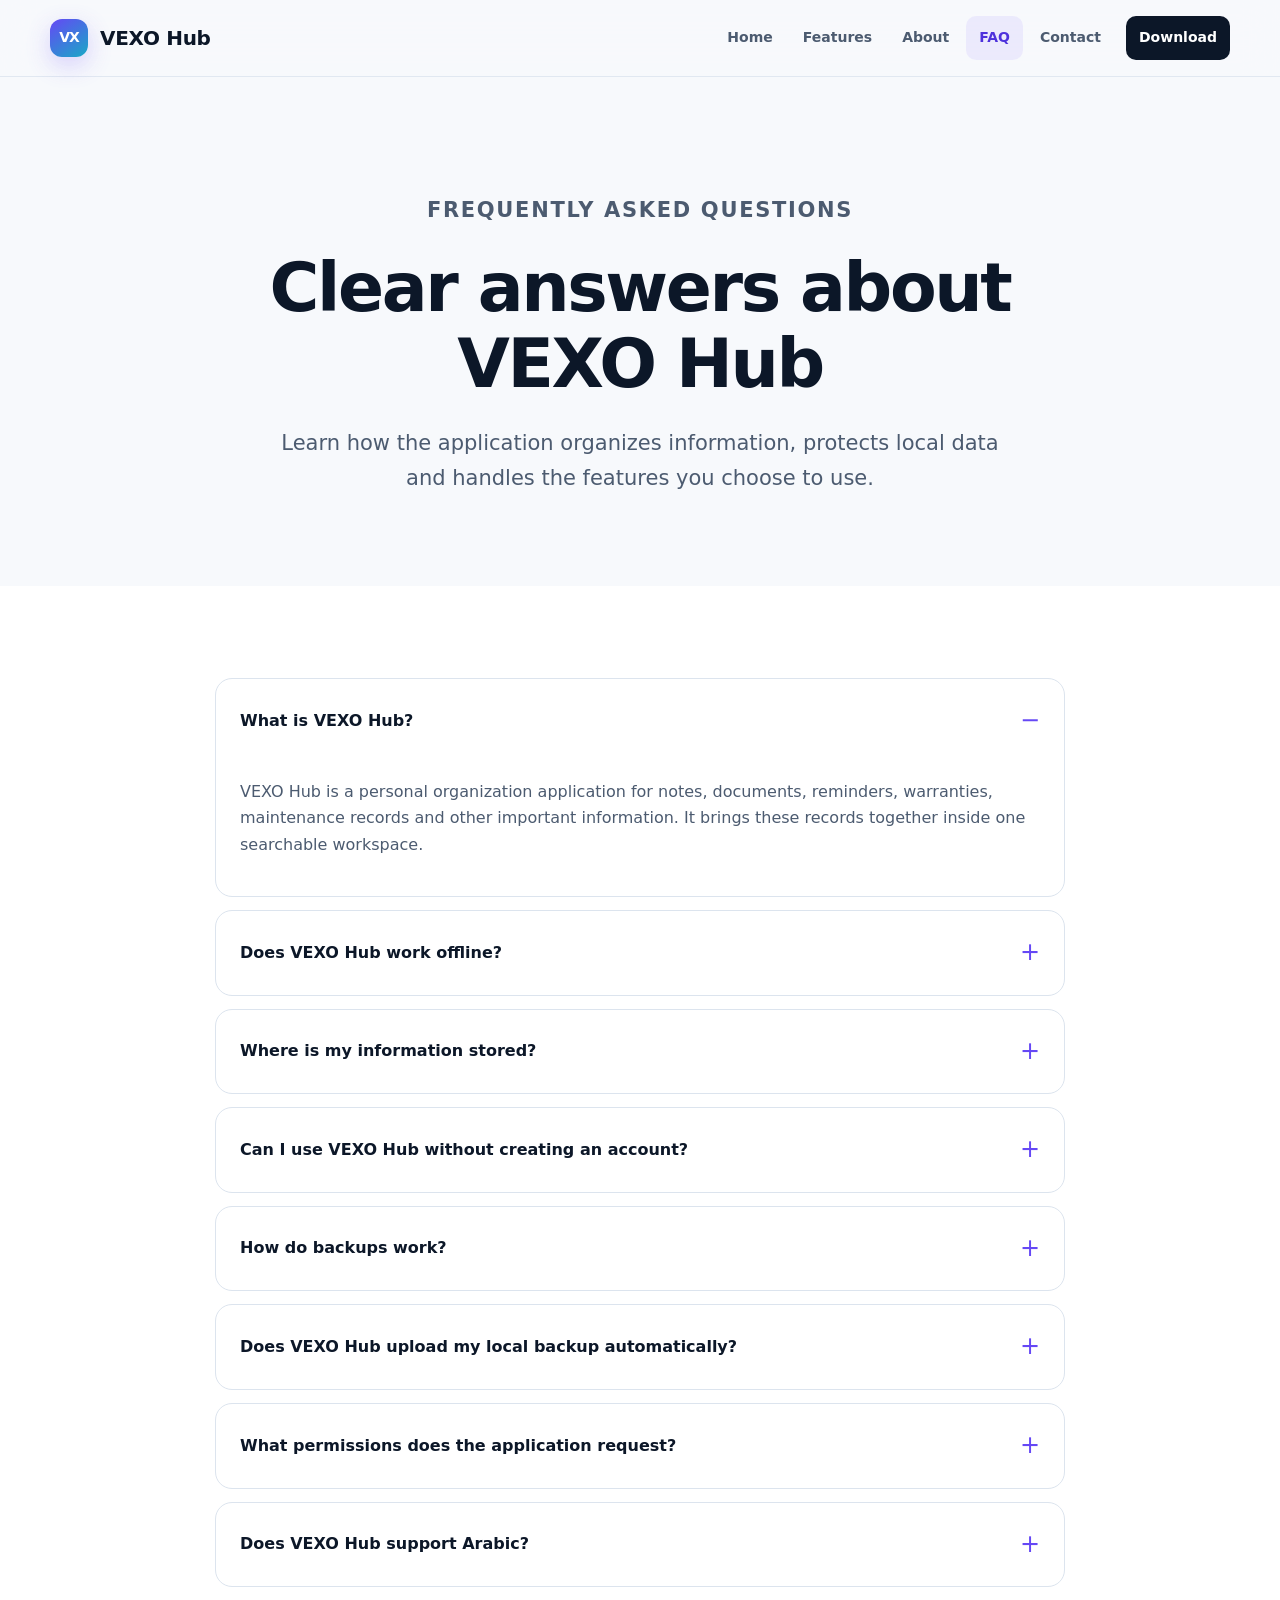
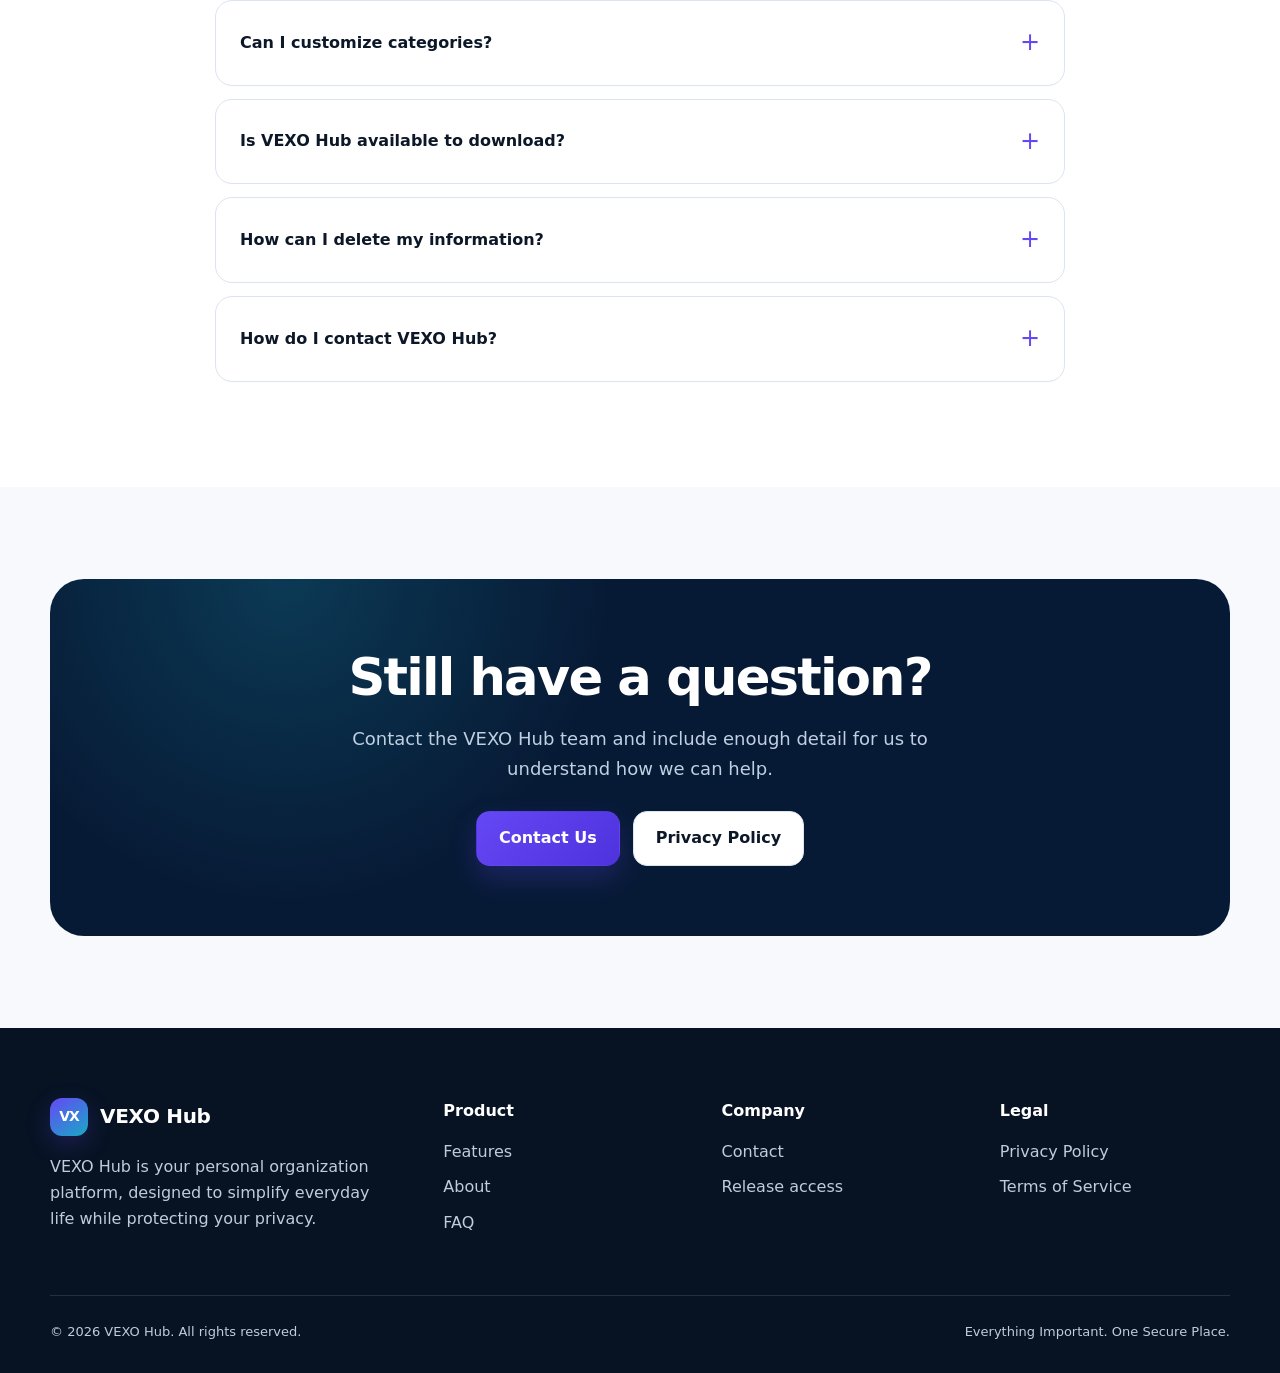
<file: faq.html>
<!doctype html>
<html lang="en">
<head>
  <!-- Google tag (gtag.js) -->
<script async src="https://www.googletagmanager.com/gtag/js?id=G-ZB5SWGV2D3"></script>
<script>
  window.dataLayer = window.dataLayer || [];
  function gtag(){dataLayer.push(arguments);}
  gtag('js', new Date());

  gtag('config', 'G-ZB5SWGV2D3');
</script>
  <meta charset="utf-8"><meta name="viewport" content="width=device-width, initial-scale=1">
  <title>VEXO Hub FAQ | Privacy, Offline Access, Backups and Features</title>
  <meta name="description" content="Answers to common questions about VEXO Hub, including local storage, offline access, backup files, reminders, languages and release availability.">
  <meta name="theme-color" content="#071a35"><meta property="og:image" content="https://vexohub.app/images/og.png"><meta property="og:image:alt" content="VEXO Hub — Everything Important. One Secure Place."><meta name="twitter:card" content="summary_large_image"><link rel="canonical" href="https://vexohub.app/faq.html">
  <link rel="stylesheet" href="css/style.css"><script src="js/script.js" defer></script>
</head>
<body>
  <a class="skip-link" href="#main">Skip to content</a>
  <header class="site-header"><div class="container nav-wrap">
    <a class="brand" href="index.html" aria-label="VEXO Hub home"><span class="brand-mark" aria-hidden="true">VX</span><span class="brand-name">VEXO Hub</span></a>
    <button class="menu-toggle" type="button" aria-expanded="false" aria-controls="site-navigation" aria-label="Open navigation"><span></span><span></span><span></span></button>
    <nav class="site-nav" id="site-navigation" aria-label="Main navigation"><a href="index.html">Home</a><a href="features.html">Features</a><a href="about.html">About</a><a href="faq.html" aria-current="page">FAQ</a><a href="contact.html">Contact</a><a class="nav-cta" href="contact.html#download">Download</a></nav>
  </div></header>
  <main id="main">
    <section class="page-hero"><div class="container"><p class="breadcrumb">Frequently asked questions</p><h1>Clear answers about VEXO Hub</h1><p>Learn how the application organizes information, protects local data and handles the features you choose to use.</p></div></section>
    <section class="section section-white"><div class="container faq-list">
      <article class="faq-item"><button class="faq-question" type="button" aria-expanded="true" aria-controls="faq-1">What is VEXO Hub?</button><div class="faq-answer" id="faq-1"><p>VEXO Hub is a personal organization application for notes, documents, reminders, warranties, maintenance records and other important information. It brings these records together inside one searchable workspace.</p></div></article>
      <article class="faq-item"><button class="faq-question" type="button" aria-expanded="false" aria-controls="faq-2">Does VEXO Hub work offline?</button><div class="faq-answer" id="faq-2" hidden><p>Yes. Core organization features use a local, offline-first workspace. Network access is required only for features that inherently depend on an online provider, such as account authentication or future cloud services.</p></div></article>
      <article class="faq-item"><button class="faq-question" type="button" aria-expanded="false" aria-controls="faq-3">Where is my information stored?</button><div class="faq-answer" id="faq-3" hidden><p>Your VEXO Hub workspace is stored in the application’s private local storage on your device. VEXO Hub does not expose its database to other applications.</p></div></article>
      <article class="faq-item"><button class="faq-question" type="button" aria-expanded="false" aria-controls="faq-4">Can I use VEXO Hub without creating an account?</button><div class="faq-answer" id="faq-4" hidden><p>Yes. Guest mode creates a local workspace for use on the current device. You remain responsible for exporting a secure backup if you need to preserve or move guest data.</p></div></article>
      <article class="faq-item"><button class="faq-question" type="button" aria-expanded="false" aria-controls="faq-5">How do backups work?</button><div class="faq-answer" id="faq-5" hidden><p>VEXO Hub creates a backup file and a separate SHA-256 checksum file. Export and store both together. During import, VEXO Hub validates the matching checksum before restoring the backup.</p></div></article>
      <article class="faq-item"><button class="faq-question" type="button" aria-expanded="false" aria-controls="faq-6">Does VEXO Hub upload my local backup automatically?</button><div class="faq-answer" id="faq-6" hidden><p>No. Local backup export is an explicit user action. You choose the destination through Android’s secure sharing interface. Future cloud services will be documented before they are introduced.</p></div></article>
      <article class="faq-item"><button class="faq-question" type="button" aria-expanded="false" aria-controls="faq-7">What permissions does the application request?</button><div class="faq-answer" id="faq-7" hidden><p>VEXO Hub may request notification permission for reminders and temporary access to a photo, camera output or selected file when you choose to add an attachment. Permissions are requested in context and can be managed in Android settings.</p></div></article>
      <article class="faq-item"><button class="faq-question" type="button" aria-expanded="false" aria-controls="faq-8">Does VEXO Hub support Arabic?</button><div class="faq-answer" id="faq-8" hidden><p>Yes. VEXO Hub supports English and Arabic, including right-to-left layout direction. The interface also responds to system text scaling and phone orientation.</p></div></article>
      <article class="faq-item"><button class="faq-question" type="button" aria-expanded="false" aria-controls="faq-9">Can I customize categories?</button><div class="faq-answer" id="faq-9" hidden><p>Yes. Categories can be created, reordered, archived and restored. Built-in categories provide a useful starting point without adding demonstration records to your workspace.</p></div></article>
      <article class="faq-item"><button class="faq-question" type="button" aria-expanded="false" aria-controls="faq-10">Is VEXO Hub available to download?</button><div class="faq-answer" id="faq-10" hidden><p>VEXO Hub is currently in private release testing. Only install builds provided through an official VEXO Hub channel. Join the launch list for signed public-release availability.</p></div></article>
      <article class="faq-item"><button class="faq-question" type="button" aria-expanded="false" aria-controls="faq-11">How can I delete my information?</button><div class="faq-answer" id="faq-11" hidden><p>You can remove individual records from your workspace. Account deletion removes the relevant local profile and authentication information; authenticated account deletion also requests deletion from the configured identity provider. Review the Privacy Policy for details.</p></div></article>
      <article class="faq-item"><button class="faq-question" type="button" aria-expanded="false" aria-controls="faq-12">How do I contact VEXO Hub?</button><div class="faq-answer" id="faq-12" hidden><p>Use the contact page for support, privacy questions, partnerships or release access.</p></div></article>
    </div></section>
    <section class="section"><div class="container"><div class="cta-panel"><h2>Still have a question?</h2><p>Contact the VEXO Hub team and include enough detail for us to understand how we can help.</p><div class="button-row"><a class="button button-primary" href="contact.html">Contact Us</a><a class="button button-secondary" href="privacy.html">Privacy Policy</a></div></div></div></section>
  </main>
  <footer class="site-footer"><div class="container"><div class="footer-grid">
    <div class="footer-brand"><a class="brand" href="index.html"><span class="brand-mark" aria-hidden="true">VX</span><span class="brand-name">VEXO Hub</span></a><p>VEXO Hub is your personal organization platform, designed to simplify everyday life while protecting your privacy.</p></div>
    <div class="footer-col"><strong>Product</strong><a href="features.html">Features</a><a href="about.html">About</a><a href="faq.html">FAQ</a></div>
    <div class="footer-col"><strong>Company</strong><a href="contact.html">Contact</a><a href="contact.html#download">Release access</a></div>
    <div class="footer-col"><strong>Legal</strong><a href="privacy.html">Privacy Policy</a><a href="terms.html">Terms of Service</a></div>
  </div><div class="footer-bottom"><p>© <span data-current-year>2026</span> VEXO Hub. All rights reserved.</p><p>Everything Important. One Secure Place.</p></div></div></footer>
</body>
</html>
</file>
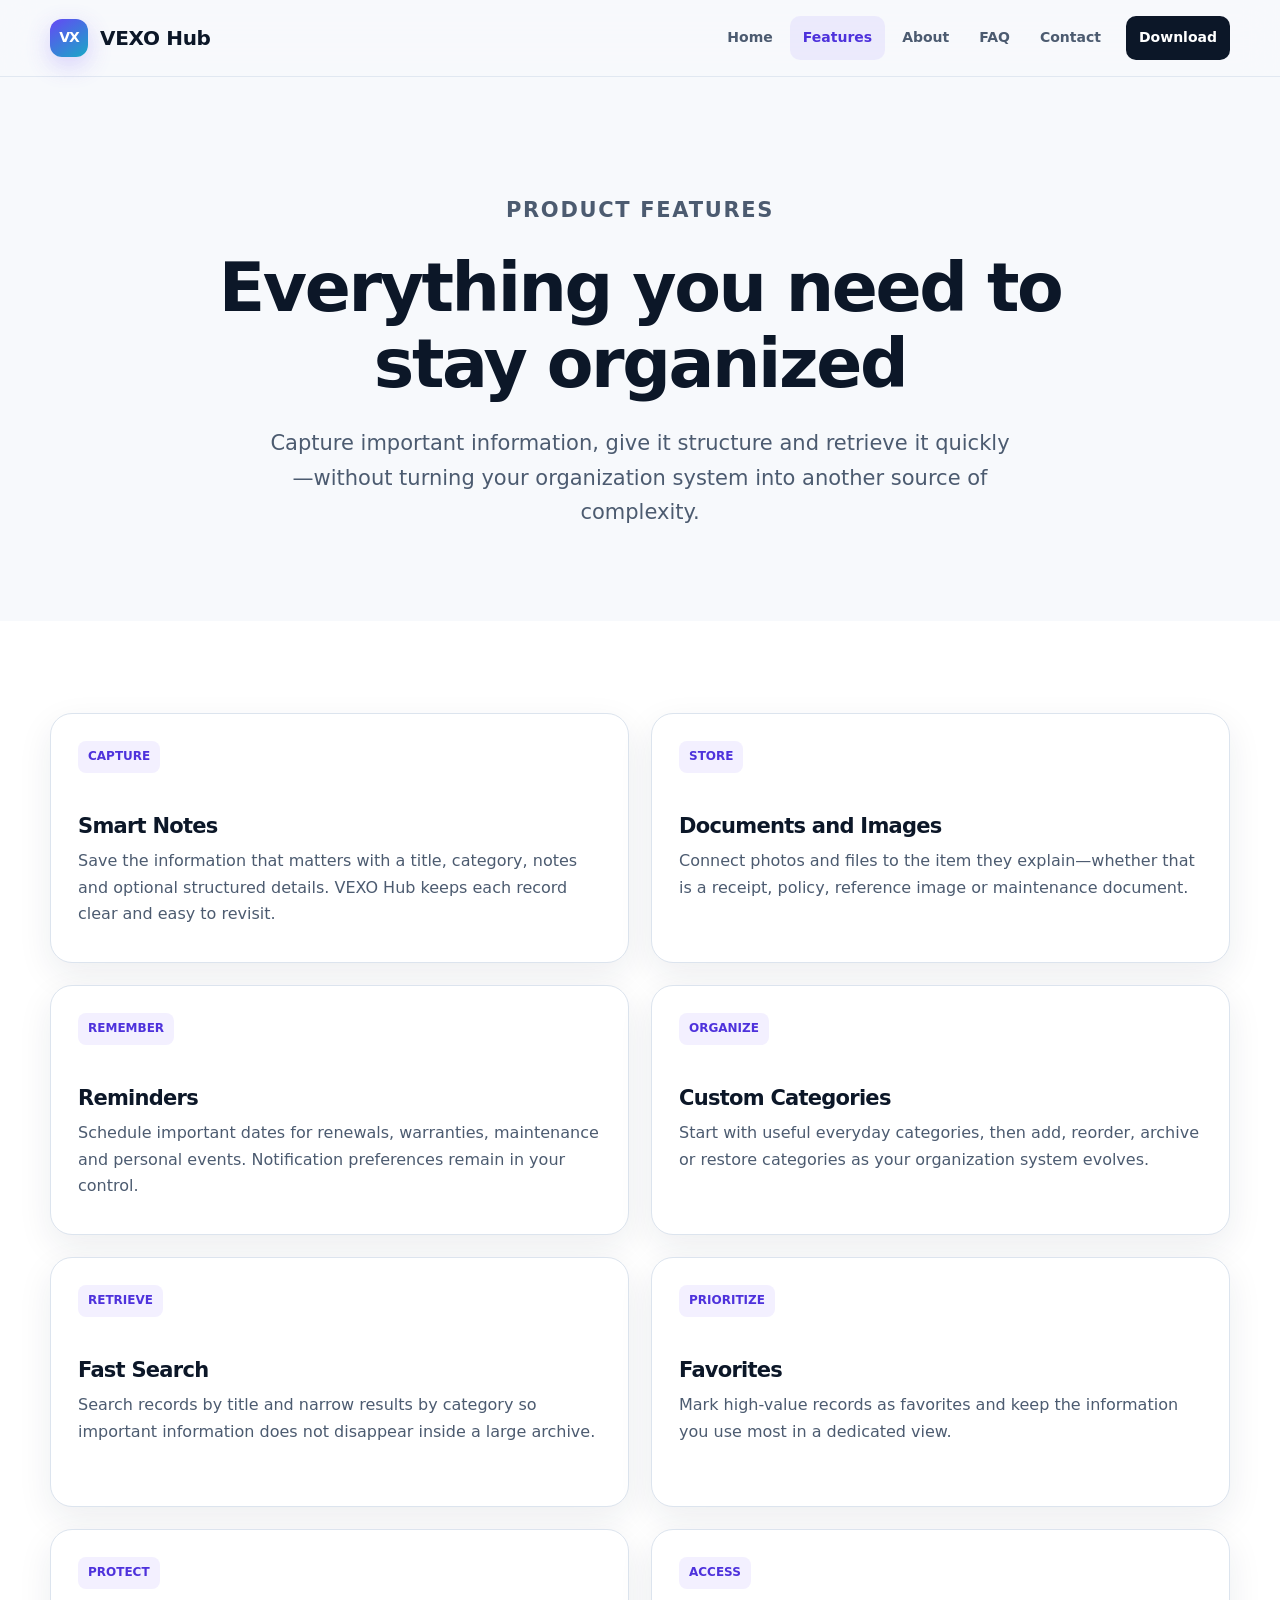
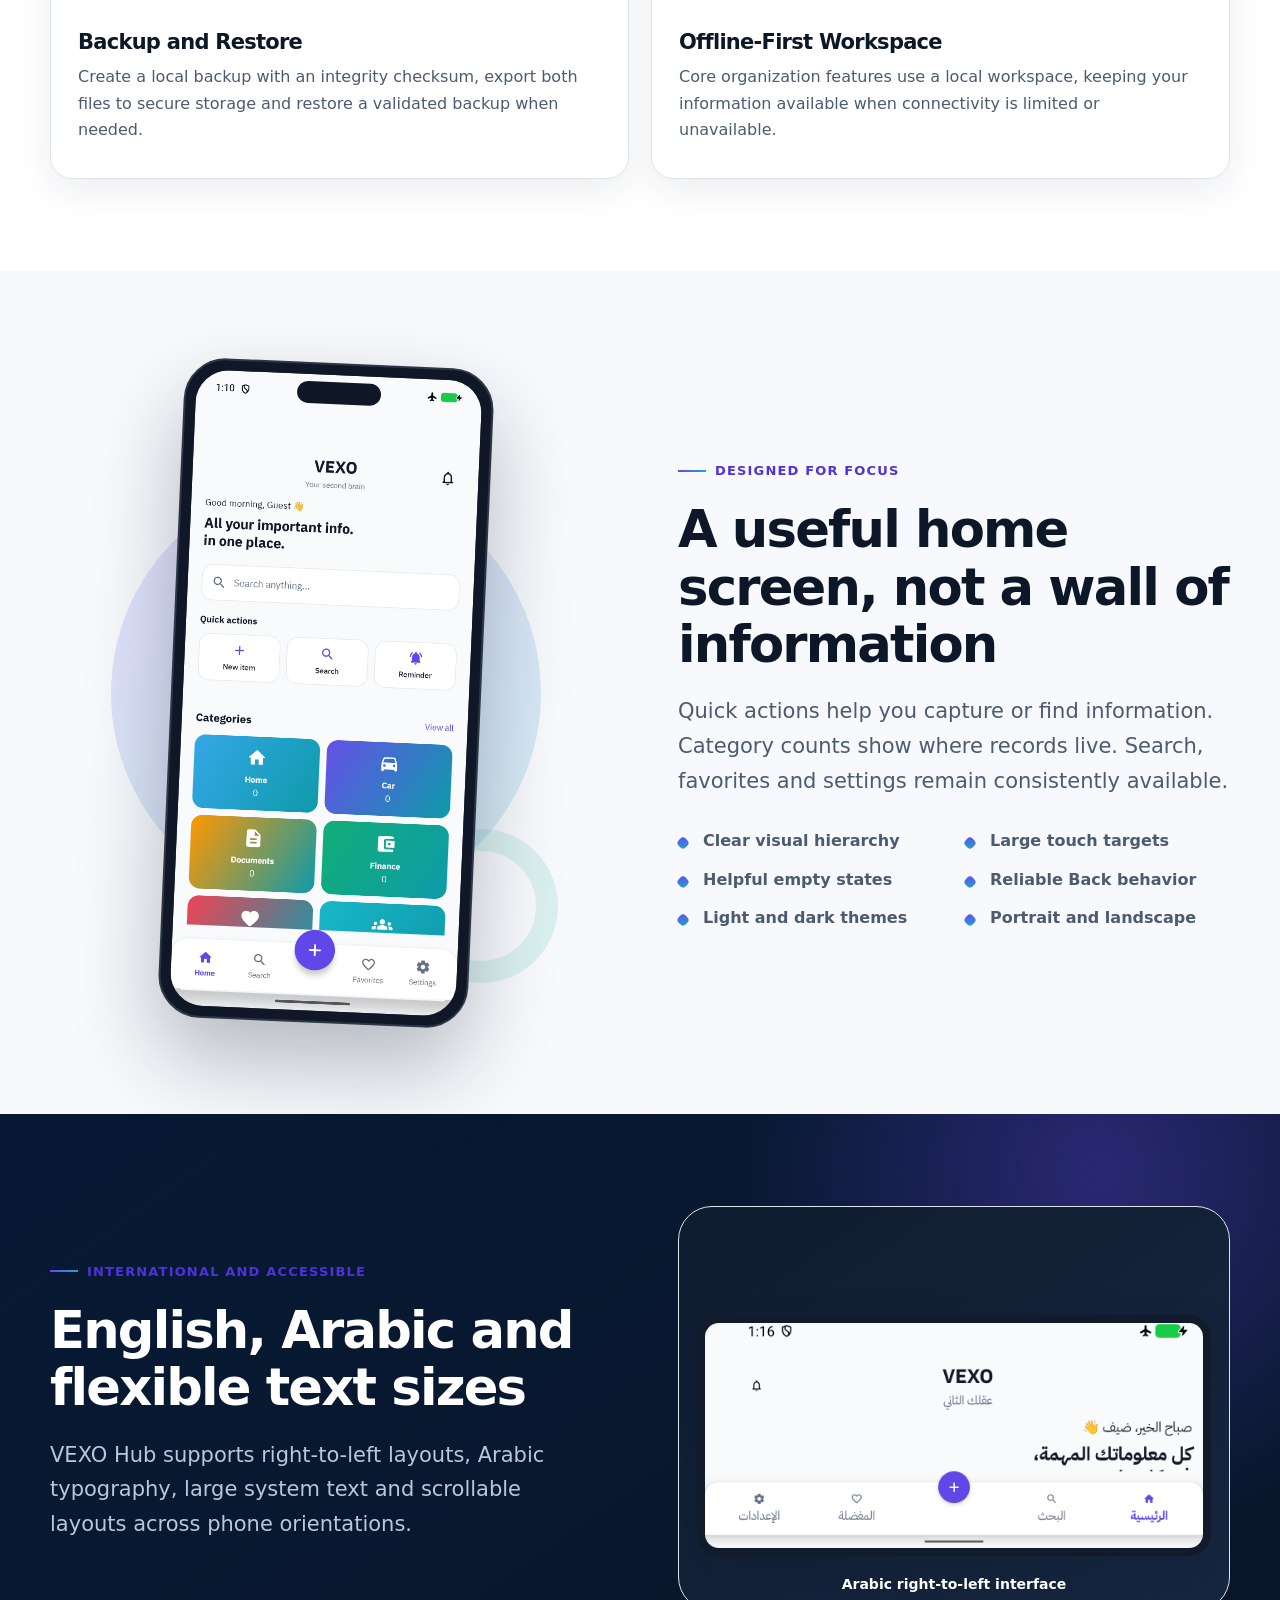
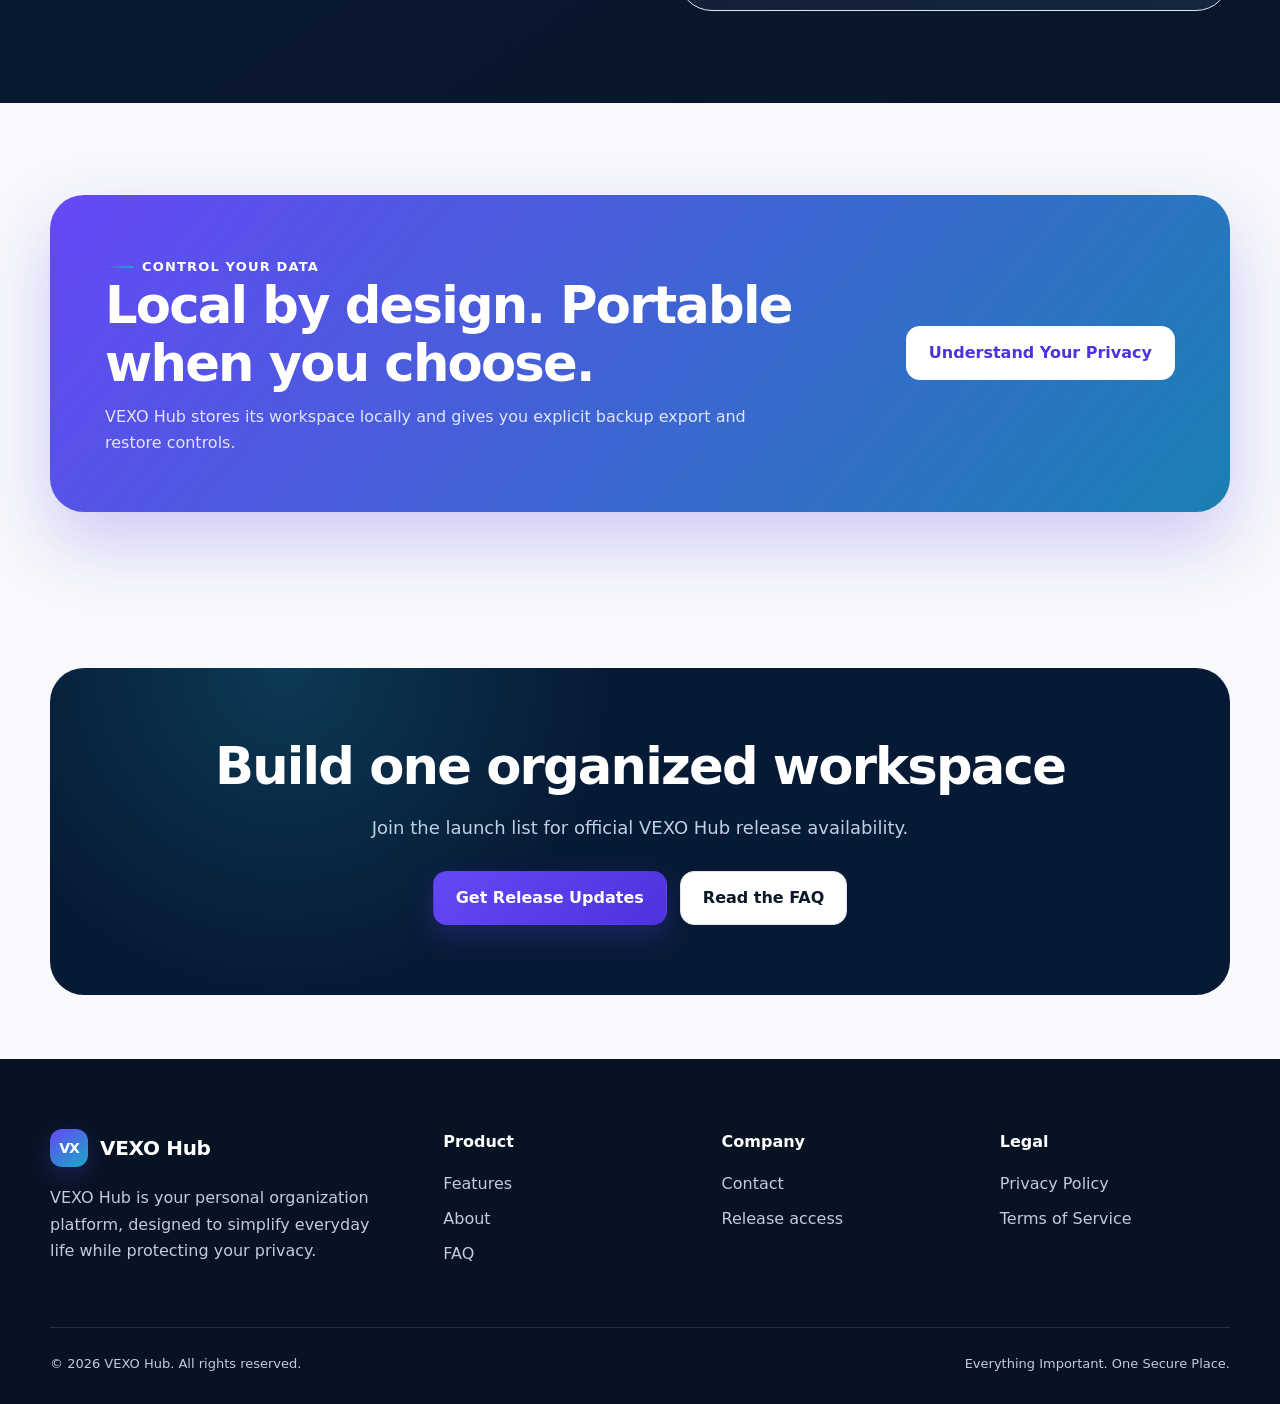
<file: features.html>
<!doctype html>
<html lang="en">
<head>
  <!-- Google tag (gtag.js) -->
<script async src="https://www.googletagmanager.com/gtag/js?id=G-ZB5SWGV2D3"></script>
<script>
  window.dataLayer = window.dataLayer || [];
  function gtag(){dataLayer.push(arguments);}
  gtag('js', new Date());

  gtag('config', 'G-ZB5SWGV2D3');
</script>
  <meta charset="utf-8"><meta name="viewport" content="width=device-width, initial-scale=1">
  <title>VEXO Hub Features | Notes, Documents, Reminders and More</title>
  <meta name="description" content="Explore VEXO Hub features for organizing notes, documents, reminders, attachments, categories and important personal information.">
  <meta name="theme-color" content="#071a35"><meta property="og:image" content="https://vexohub.app/images/og.png"><meta property="og:image:alt" content="VEXO Hub — Everything Important. One Secure Place."><meta name="twitter:card" content="summary_large_image"><link rel="canonical" href="https://vexohub.app/features.html">
  <link rel="stylesheet" href="css/style.css"><script src="js/script.js" defer></script>
</head>
<body>
  <a class="skip-link" href="#main">Skip to content</a>
  <header class="site-header"><div class="container nav-wrap">
    <a class="brand" href="index.html" aria-label="VEXO Hub home"><span class="brand-mark" aria-hidden="true">VX</span><span class="brand-name">VEXO Hub</span></a>
    <button class="menu-toggle" type="button" aria-expanded="false" aria-controls="site-navigation" aria-label="Open navigation"><span></span><span></span><span></span></button>
    <nav class="site-nav" id="site-navigation" aria-label="Main navigation"><a href="index.html">Home</a><a href="features.html" aria-current="page">Features</a><a href="about.html">About</a><a href="faq.html">FAQ</a><a href="contact.html">Contact</a><a class="nav-cta" href="contact.html#download">Download</a></nav>
  </div></header>
  <main id="main">
    <section class="page-hero"><div class="container">
      <p class="breadcrumb">Product features</p>
      <h1>Everything you need to stay organized</h1>
      <p>Capture important information, give it structure and retrieve it quickly—without turning your organization system into another source of complexity.</p>
    </div></section>
    <section class="section section-white"><div class="container">
      <div class="feature-detail-grid">
        <article class="card feature-detail"><span class="tag">Capture</span><h3>Smart Notes</h3><p>Save the information that matters with a title, category, notes and optional structured details. VEXO Hub keeps each record clear and easy to revisit.</p></article>
        <article class="card feature-detail"><span class="tag">Store</span><h3>Documents and Images</h3><p>Connect photos and files to the item they explain—whether that is a receipt, policy, reference image or maintenance document.</p></article>
        <article class="card feature-detail"><span class="tag">Remember</span><h3>Reminders</h3><p>Schedule important dates for renewals, warranties, maintenance and personal events. Notification preferences remain in your control.</p></article>
        <article class="card feature-detail"><span class="tag">Organize</span><h3>Custom Categories</h3><p>Start with useful everyday categories, then add, reorder, archive or restore categories as your organization system evolves.</p></article>
        <article class="card feature-detail"><span class="tag">Retrieve</span><h3>Fast Search</h3><p>Search records by title and narrow results by category so important information does not disappear inside a large archive.</p></article>
        <article class="card feature-detail"><span class="tag">Prioritize</span><h3>Favorites</h3><p>Mark high-value records as favorites and keep the information you use most in a dedicated view.</p></article>
        <article class="card feature-detail"><span class="tag">Protect</span><h3>Backup and Restore</h3><p>Create a local backup with an integrity checksum, export both files to secure storage and restore a validated backup when needed.</p></article>
        <article class="card feature-detail"><span class="tag">Access</span><h3>Offline-First Workspace</h3><p>Core organization features use a local workspace, keeping your information available when connectivity is limited or unavailable.</p></article>
      </div>
    </div></section>
    <section class="section"><div class="container split">
      <div class="phone-stage" style="min-height:560px"><div class="phone"><img src="images/app-dashboard-light.png" alt="VEXO Hub category dashboard" loading="lazy" width="1080" height="2400"></div></div>
      <div><p class="eyebrow">Designed for focus</p><h2>A useful home screen, not a wall of information</h2><p class="section-lead">Quick actions help you capture or find information. Category counts show where records live. Search, favorites and settings remain consistently available.</p><ul class="benefit-list"><li>Clear visual hierarchy</li><li>Large touch targets</li><li>Helpful empty states</li><li>Reliable Back behavior</li><li>Light and dark themes</li><li>Portrait and landscape</li></ul></div>
    </div></section>
    <section class="section section-dark"><div class="container split">
      <div><p class="eyebrow">International and accessible</p><h2>English, Arabic and flexible text sizes</h2><p class="section-lead">VEXO Hub supports right-to-left layouts, Arabic typography, large system text and scrollable layouts across phone orientations.</p></div>
      <div class="screen-card landscape"><img src="images/app-arabic-landscape.png" alt="Arabic VEXO Hub interface with right-to-left layout and large text" loading="lazy" width="2400" height="1080"><span class="screen-label">Arabic right-to-left interface</span></div>
    </div></section>
    <section class="section"><div class="container"><div class="privacy-band"><div><p class="eyebrow" style="color:#fff">Control your data</p><h2>Local by design. Portable when you choose.</h2><p>VEXO Hub stores its workspace locally and gives you explicit backup export and restore controls.</p></div><a class="button" href="privacy.html">Understand Your Privacy</a></div></div></section>
    <section class="section-tight"><div class="container"><div class="cta-panel"><h2>Build one organized workspace</h2><p>Join the launch list for official VEXO Hub release availability.</p><div class="button-row"><a class="button button-primary" href="contact.html#download">Get Release Updates</a><a class="button button-secondary" href="faq.html">Read the FAQ</a></div></div></div></section>
  </main>
  <footer class="site-footer"><div class="container"><div class="footer-grid">
    <div class="footer-brand"><a class="brand" href="index.html"><span class="brand-mark" aria-hidden="true">VX</span><span class="brand-name">VEXO Hub</span></a><p>VEXO Hub is your personal organization platform, designed to simplify everyday life while protecting your privacy.</p></div>
    <div class="footer-col"><strong>Product</strong><a href="features.html">Features</a><a href="about.html">About</a><a href="faq.html">FAQ</a></div>
    <div class="footer-col"><strong>Company</strong><a href="contact.html">Contact</a><a href="contact.html#download">Release access</a></div>
    <div class="footer-col"><strong>Legal</strong><a href="privacy.html">Privacy Policy</a><a href="terms.html">Terms of Service</a></div>
  </div><div class="footer-bottom"><p>© <span data-current-year>2026</span> VEXO Hub. All rights reserved.</p><p>Everything Important. One Secure Place.</p></div></div></footer>
</body>
</html>
</file>
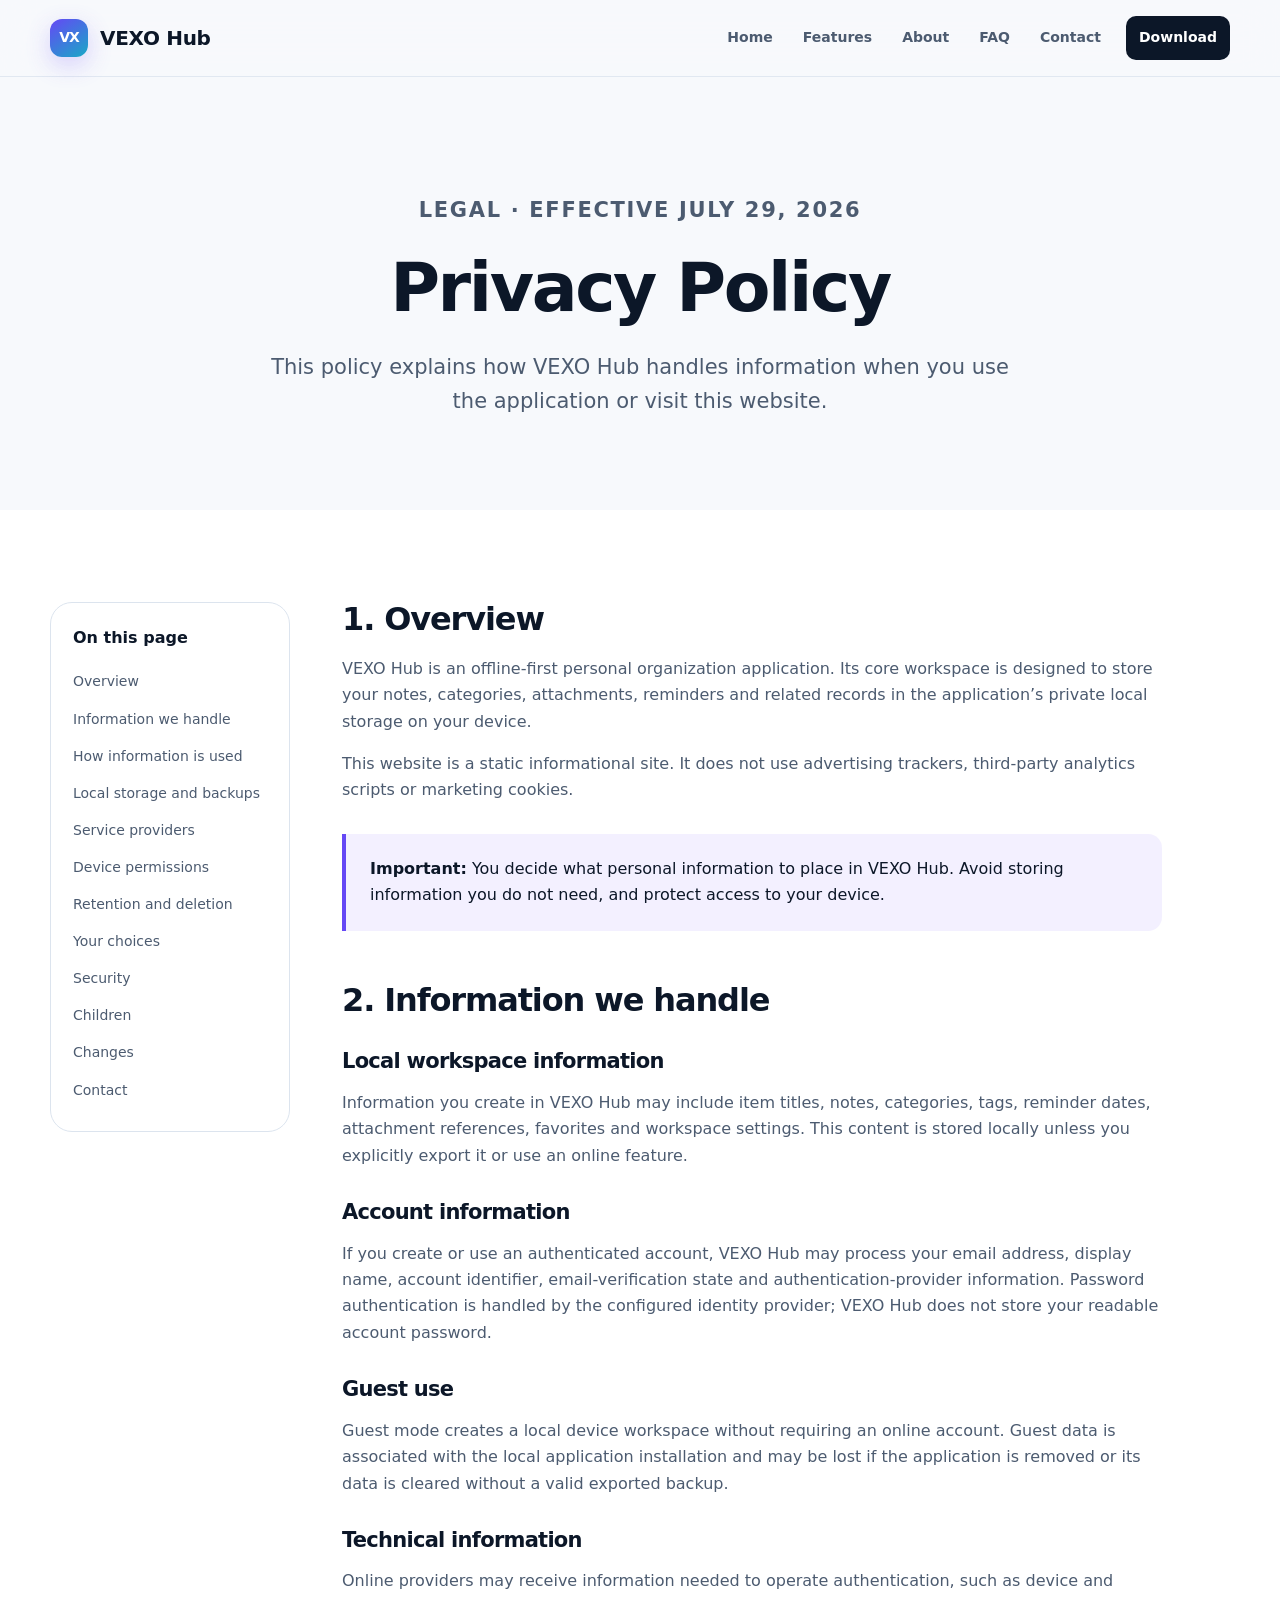
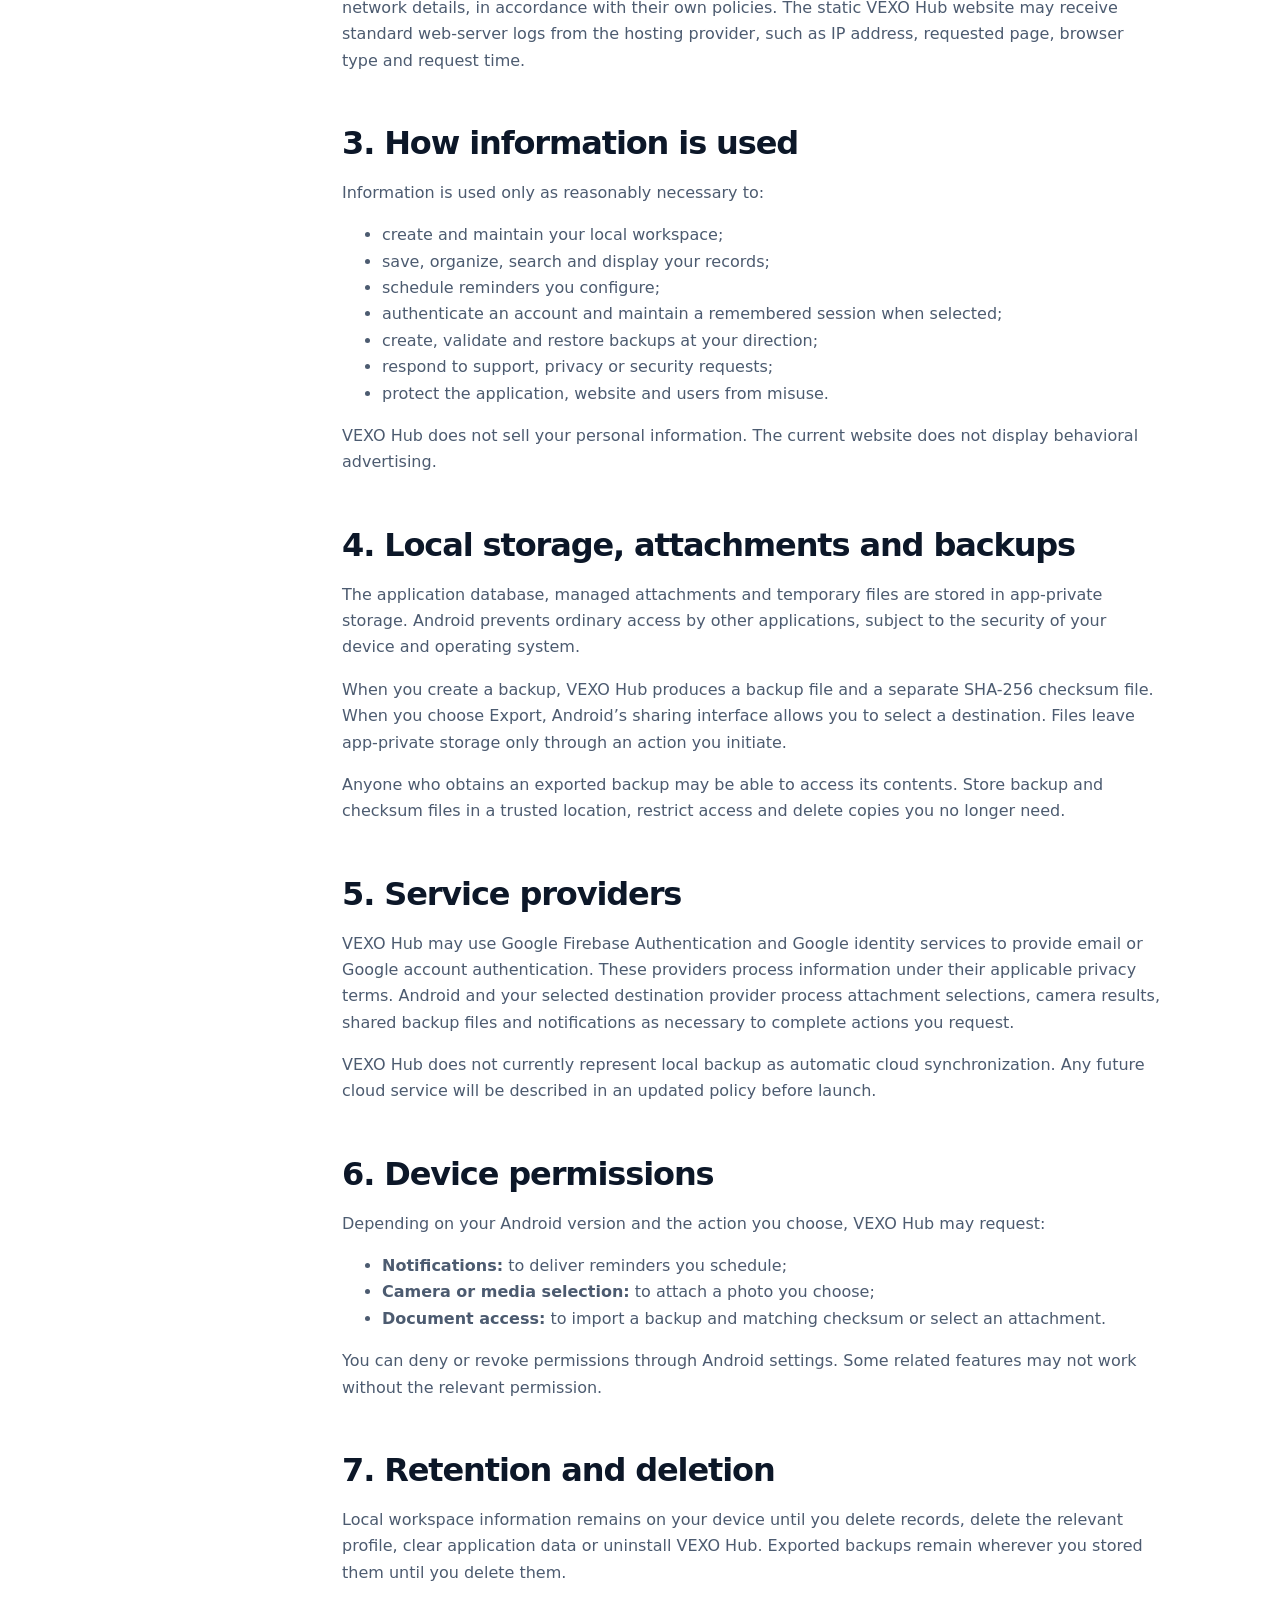
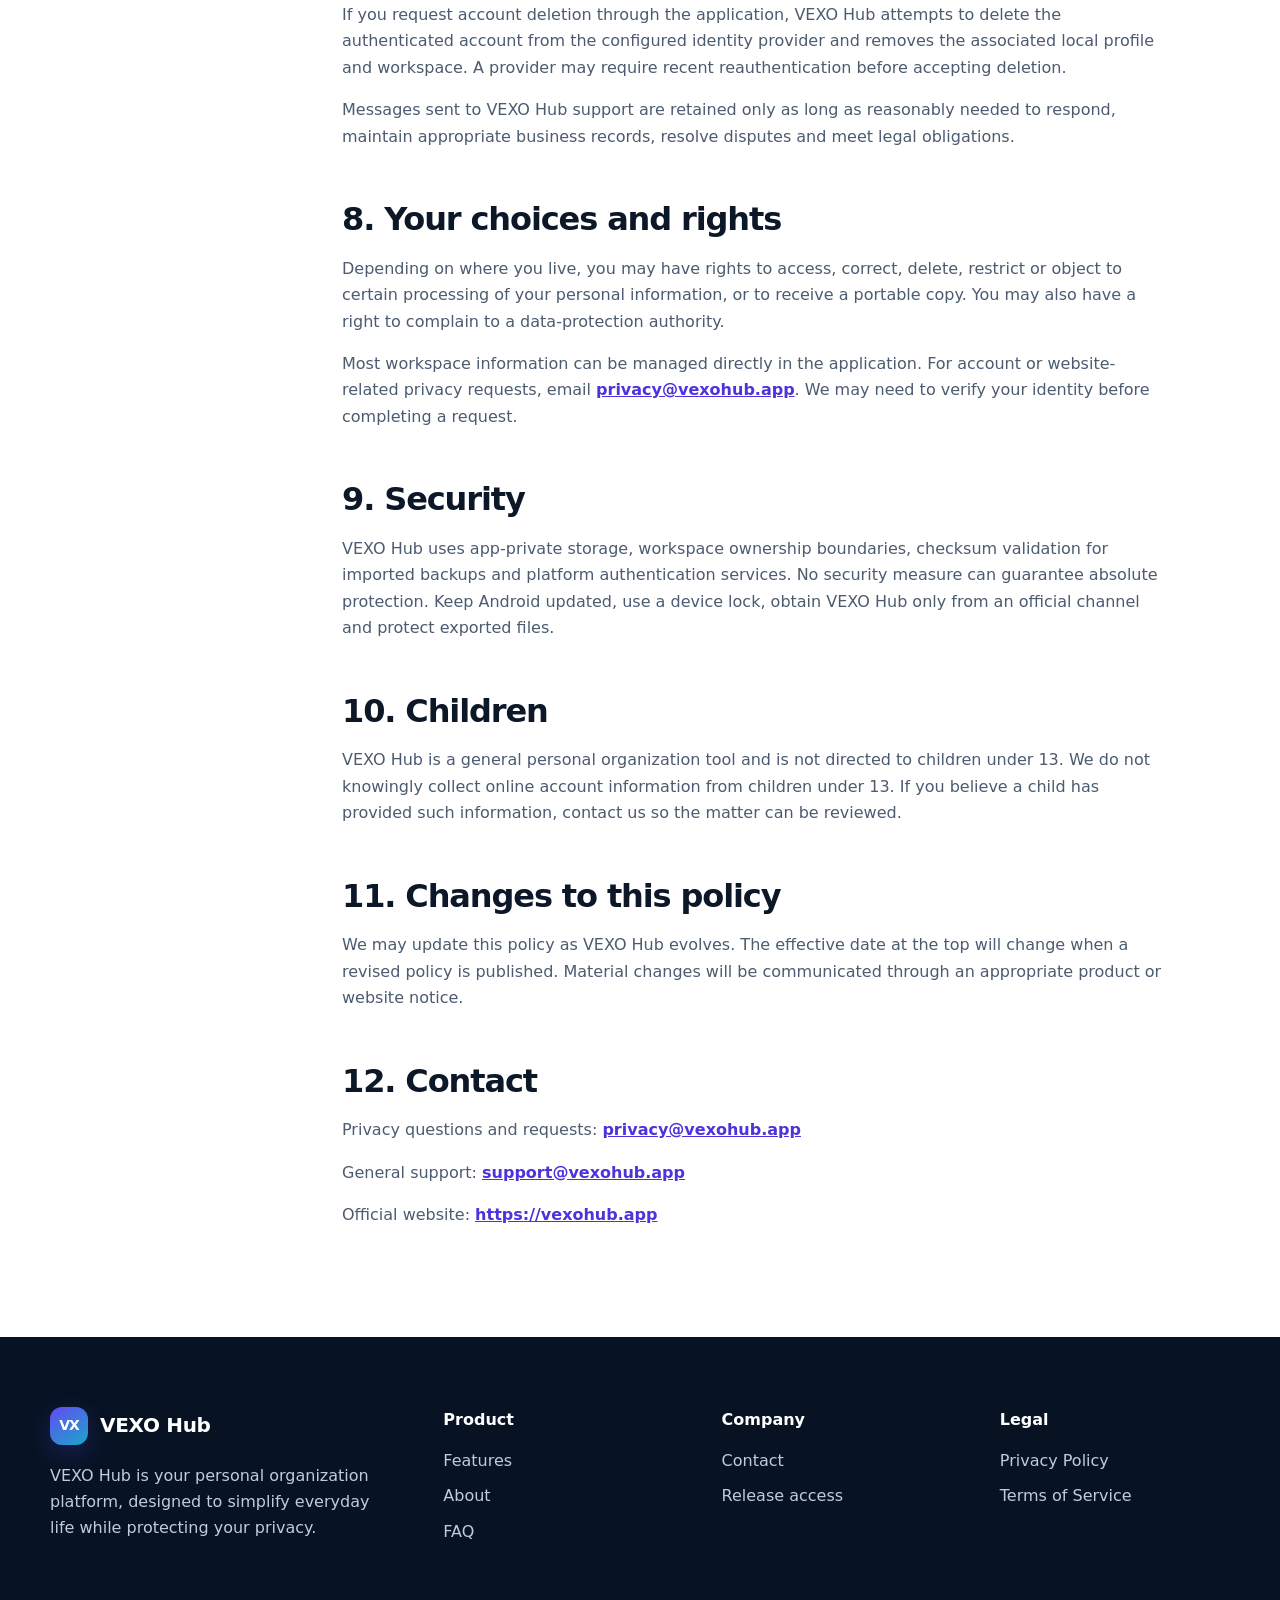
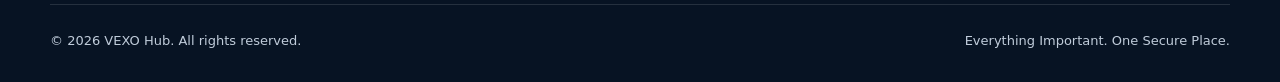
<file: privacy.html>
<!doctype html>
<html lang="en">
<head>
  <!-- Google tag (gtag.js) -->
<script async src="https://www.googletagmanager.com/gtag/js?id=G-ZB5SWGV2D3"></script>
<script>
  window.dataLayer = window.dataLayer || [];
  function gtag(){dataLayer.push(arguments);}
  gtag('js', new Date());

  gtag('config', 'G-ZB5SWGV2D3');
</script>
  <meta charset="utf-8"><meta name="viewport" content="width=device-width, initial-scale=1">
  <title>VEXO Hub Privacy Policy</title>
  <meta name="description" content="Read the VEXO Hub Privacy Policy and learn how local workspace data, account information, permissions and backups are handled.">
  <meta name="theme-color" content="#071a35"><meta property="og:image" content="https://vexohub.app/images/og.png"><meta property="og:image:alt" content="VEXO Hub — Everything Important. One Secure Place."><meta name="twitter:card" content="summary_large_image"><link rel="canonical" href="https://vexohub.app/privacy.html">
  <link rel="stylesheet" href="css/style.css"><script src="js/script.js" defer></script>
</head>
<body>
  <a class="skip-link" href="#main">Skip to content</a>
  <header class="site-header"><div class="container nav-wrap">
    <a class="brand" href="index.html" aria-label="VEXO Hub home"><span class="brand-mark" aria-hidden="true">VX</span><span class="brand-name">VEXO Hub</span></a>
    <button class="menu-toggle" type="button" aria-expanded="false" aria-controls="site-navigation" aria-label="Open navigation"><span></span><span></span><span></span></button>
    <nav class="site-nav" id="site-navigation" aria-label="Main navigation"><a href="index.html">Home</a><a href="features.html">Features</a><a href="about.html">About</a><a href="faq.html">FAQ</a><a href="contact.html">Contact</a><a class="nav-cta" href="contact.html#download">Download</a></nav>
  </div></header>
  <main id="main">
    <section class="page-hero"><div class="container"><p class="breadcrumb">Legal · Effective July 29, 2026</p><h1>Privacy Policy</h1><p>This policy explains how VEXO Hub handles information when you use the application or visit this website.</p></div></section>
    <section class="section section-white"><div class="container content-shell">
      <aside class="toc" aria-label="Privacy policy contents"><strong>On this page</strong><a href="#overview">Overview</a><a href="#information">Information we handle</a><a href="#use">How information is used</a><a href="#storage">Local storage and backups</a><a href="#providers">Service providers</a><a href="#permissions">Device permissions</a><a href="#retention">Retention and deletion</a><a href="#rights">Your choices</a><a href="#security">Security</a><a href="#children">Children</a><a href="#changes">Changes</a><a href="#contact">Contact</a></aside>
      <article class="prose">
        <h2 id="overview">1. Overview</h2>
        <p>VEXO Hub is an offline-first personal organization application. Its core workspace is designed to store your notes, categories, attachments, reminders and related records in the application’s private local storage on your device.</p>
        <p>This website is a static informational site. It does not use advertising trackers, third-party analytics scripts or marketing cookies.</p>
        <div class="notice"><strong>Important:</strong> You decide what personal information to place in VEXO Hub. Avoid storing information you do not need, and protect access to your device.</div>

        <h2 id="information">2. Information we handle</h2>
        <h3>Local workspace information</h3>
        <p>Information you create in VEXO Hub may include item titles, notes, categories, tags, reminder dates, attachment references, favorites and workspace settings. This content is stored locally unless you explicitly export it or use an online feature.</p>
        <h3>Account information</h3>
        <p>If you create or use an authenticated account, VEXO Hub may process your email address, display name, account identifier, email-verification state and authentication-provider information. Password authentication is handled by the configured identity provider; VEXO Hub does not store your readable account password.</p>
        <h3>Guest use</h3>
        <p>Guest mode creates a local device workspace without requiring an online account. Guest data is associated with the local application installation and may be lost if the application is removed or its data is cleared without a valid exported backup.</p>
        <h3>Technical information</h3>
        <p>Online providers may receive information needed to operate authentication, such as device and network details, in accordance with their own policies. The static VEXO Hub website may receive standard web-server logs from the hosting provider, such as IP address, requested page, browser type and request time.</p>

        <h2 id="use">3. How information is used</h2>
        <p>Information is used only as reasonably necessary to:</p>
        <ul><li>create and maintain your local workspace;</li><li>save, organize, search and display your records;</li><li>schedule reminders you configure;</li><li>authenticate an account and maintain a remembered session when selected;</li><li>create, validate and restore backups at your direction;</li><li>respond to support, privacy or security requests;</li><li>protect the application, website and users from misuse.</li></ul>
        <p>VEXO Hub does not sell your personal information. The current website does not display behavioral advertising.</p>

        <h2 id="storage">4. Local storage, attachments and backups</h2>
        <p>The application database, managed attachments and temporary files are stored in app-private storage. Android prevents ordinary access by other applications, subject to the security of your device and operating system.</p>
        <p>When you create a backup, VEXO Hub produces a backup file and a separate SHA-256 checksum file. When you choose Export, Android’s sharing interface allows you to select a destination. Files leave app-private storage only through an action you initiate.</p>
        <p>Anyone who obtains an exported backup may be able to access its contents. Store backup and checksum files in a trusted location, restrict access and delete copies you no longer need.</p>

        <h2 id="providers">5. Service providers</h2>
        <p>VEXO Hub may use Google Firebase Authentication and Google identity services to provide email or Google account authentication. These providers process information under their applicable privacy terms. Android and your selected destination provider process attachment selections, camera results, shared backup files and notifications as necessary to complete actions you request.</p>
        <p>VEXO Hub does not currently represent local backup as automatic cloud synchronization. Any future cloud service will be described in an updated policy before launch.</p>

        <h2 id="permissions">6. Device permissions</h2>
        <p>Depending on your Android version and the action you choose, VEXO Hub may request:</p>
        <ul><li><strong>Notifications:</strong> to deliver reminders you schedule;</li><li><strong>Camera or media selection:</strong> to attach a photo you choose;</li><li><strong>Document access:</strong> to import a backup and matching checksum or select an attachment.</li></ul>
        <p>You can deny or revoke permissions through Android settings. Some related features may not work without the relevant permission.</p>

        <h2 id="retention">7. Retention and deletion</h2>
        <p>Local workspace information remains on your device until you delete records, delete the relevant profile, clear application data or uninstall VEXO Hub. Exported backups remain wherever you stored them until you delete them.</p>
        <p>If you request account deletion through the application, VEXO Hub attempts to delete the authenticated account from the configured identity provider and removes the associated local profile and workspace. A provider may require recent reauthentication before accepting deletion.</p>
        <p>Messages sent to VEXO Hub support are retained only as long as reasonably needed to respond, maintain appropriate business records, resolve disputes and meet legal obligations.</p>

        <h2 id="rights">8. Your choices and rights</h2>
        <p>Depending on where you live, you may have rights to access, correct, delete, restrict or object to certain processing of your personal information, or to receive a portable copy. You may also have a right to complain to a data-protection authority.</p>
        <p>Most workspace information can be managed directly in the application. For account or website-related privacy requests, email <a href="mailto:privacy@vexohub.app">privacy@vexohub.app</a>. We may need to verify your identity before completing a request.</p>

        <h2 id="security">9. Security</h2>
        <p>VEXO Hub uses app-private storage, workspace ownership boundaries, checksum validation for imported backups and platform authentication services. No security measure can guarantee absolute protection. Keep Android updated, use a device lock, obtain VEXO Hub only from an official channel and protect exported files.</p>

        <h2 id="children">10. Children</h2>
        <p>VEXO Hub is a general personal organization tool and is not directed to children under 13. We do not knowingly collect online account information from children under 13. If you believe a child has provided such information, contact us so the matter can be reviewed.</p>

        <h2 id="changes">11. Changes to this policy</h2>
        <p>We may update this policy as VEXO Hub evolves. The effective date at the top will change when a revised policy is published. Material changes will be communicated through an appropriate product or website notice.</p>

        <h2 id="contact">12. Contact</h2>
        <p>Privacy questions and requests: <a href="mailto:privacy@vexohub.app">privacy@vexohub.app</a></p>
        <p>General support: <a href="mailto:support@vexohub.app">support@vexohub.app</a></p>
        <p>Official website: <a href="https://vexohub.app/">https://vexohub.app</a></p>
      </article>
    </div></section>
  </main>
  <footer class="site-footer"><div class="container"><div class="footer-grid">
    <div class="footer-brand"><a class="brand" href="index.html"><span class="brand-mark" aria-hidden="true">VX</span><span class="brand-name">VEXO Hub</span></a><p>VEXO Hub is your personal organization platform, designed to simplify everyday life while protecting your privacy.</p></div>
    <div class="footer-col"><strong>Product</strong><a href="features.html">Features</a><a href="about.html">About</a><a href="faq.html">FAQ</a></div>
    <div class="footer-col"><strong>Company</strong><a href="contact.html">Contact</a><a href="contact.html#download">Release access</a></div>
    <div class="footer-col"><strong>Legal</strong><a href="privacy.html">Privacy Policy</a><a href="terms.html">Terms of Service</a></div>
  </div><div class="footer-bottom"><p>© <span data-current-year>2026</span> VEXO Hub. All rights reserved.</p><p>Everything Important. One Secure Place.</p></div></div></footer>
</body>
</html>
</file>
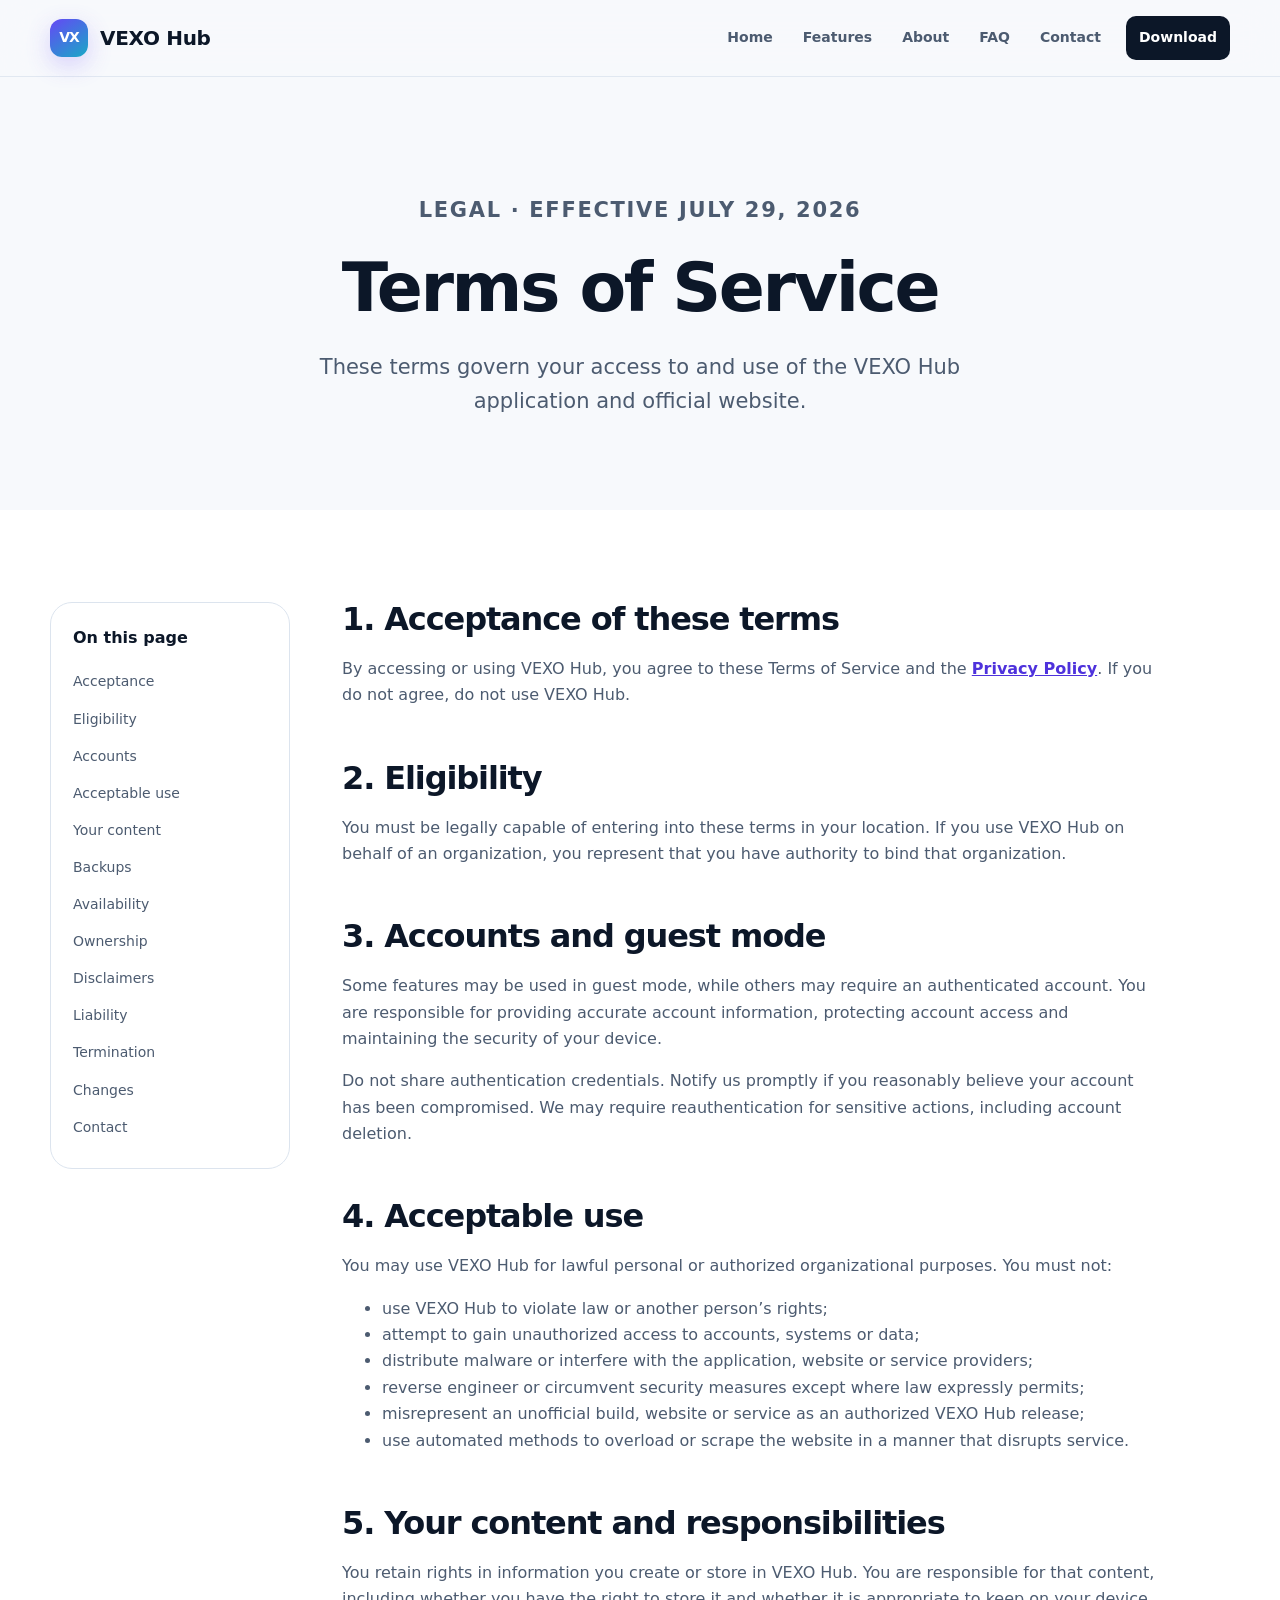
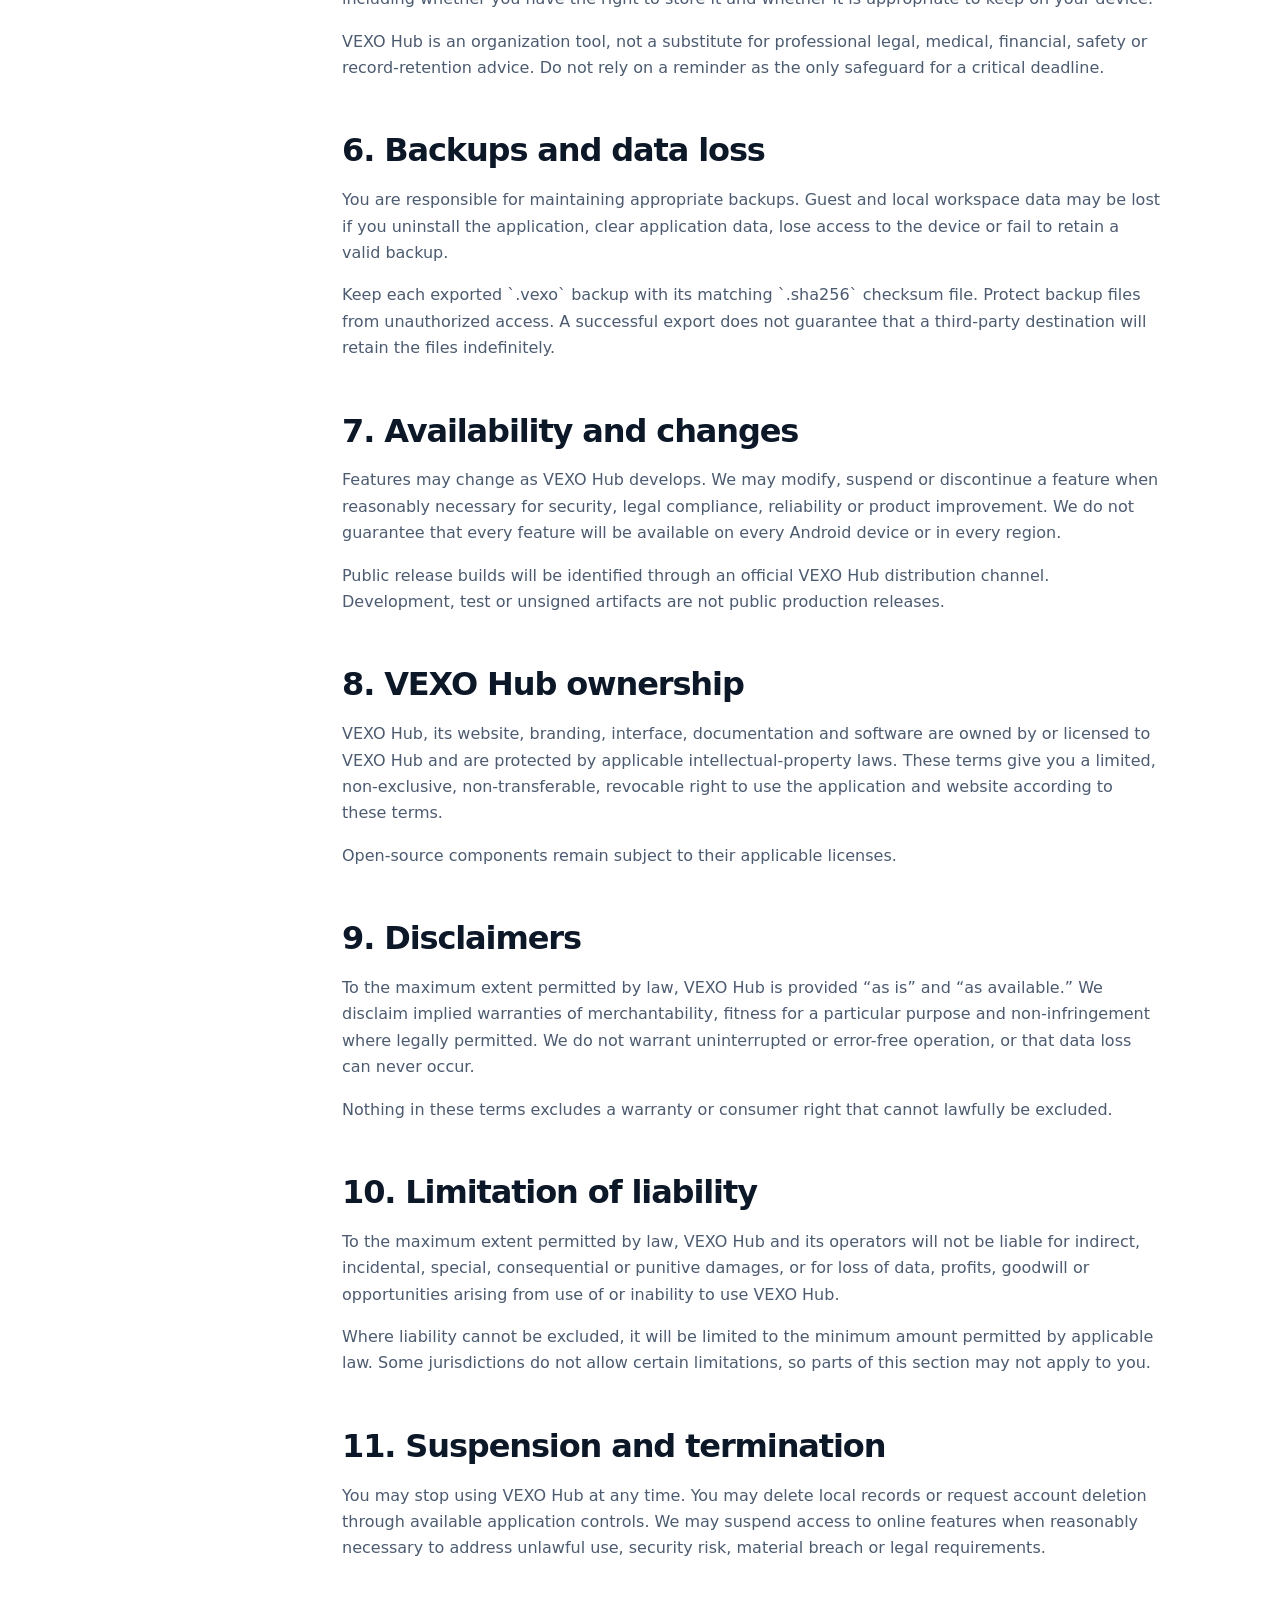
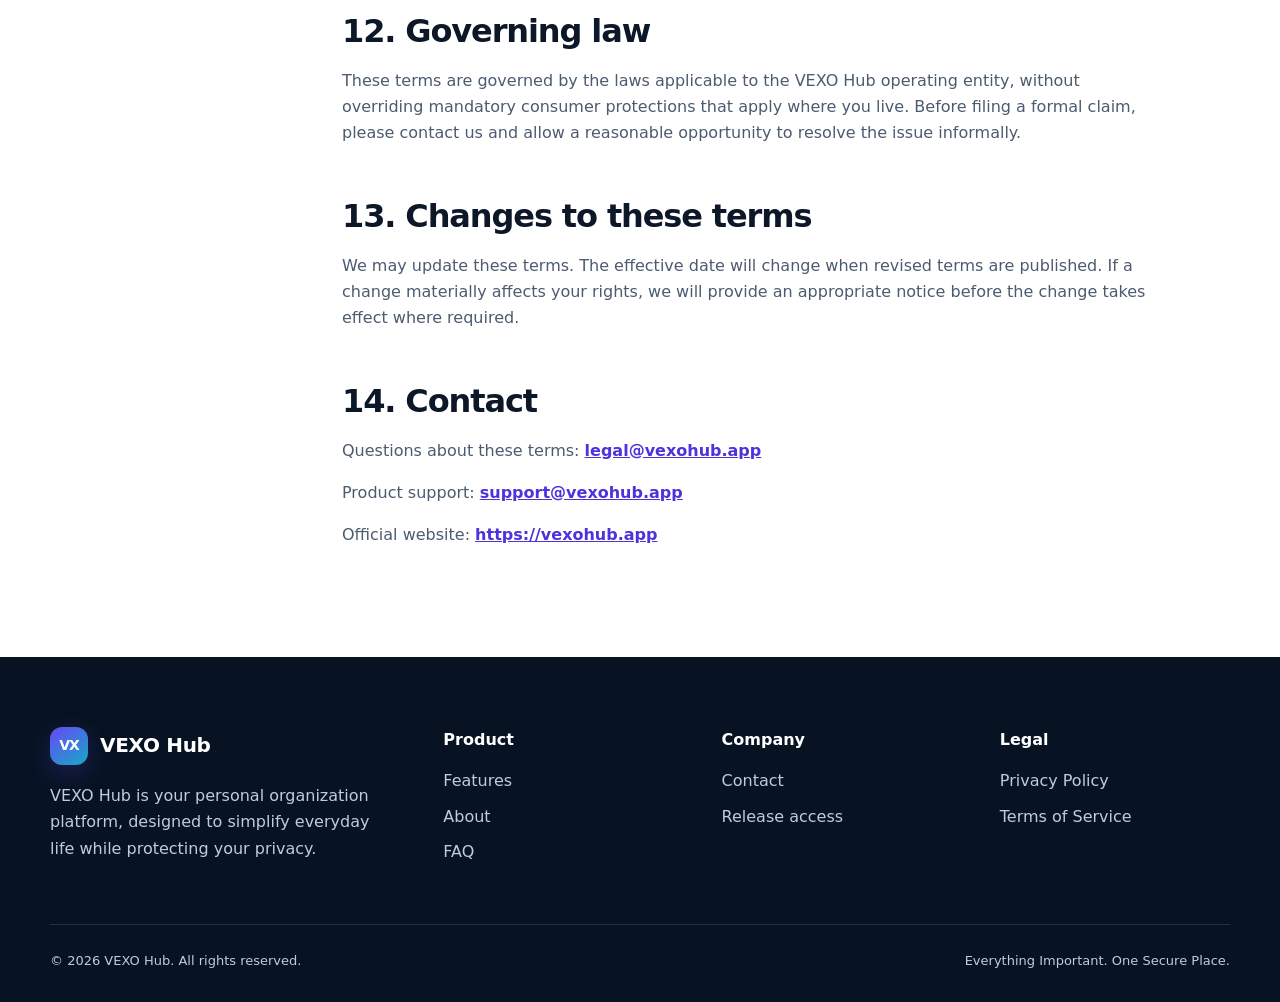
<file: terms.html>
<!doctype html>
<html lang="en">
<head>
  <!-- Google tag (gtag.js) -->
<script async src="https://www.googletagmanager.com/gtag/js?id=G-ZB5SWGV2D3"></script>
<script>
  window.dataLayer = window.dataLayer || [];
  function gtag(){dataLayer.push(arguments);}
  gtag('js', new Date());

  gtag('config', 'G-ZB5SWGV2D3');
</script>
  <meta charset="utf-8"><meta name="viewport" content="width=device-width, initial-scale=1">
  <title>VEXO Hub Terms of Service</title>
  <meta name="description" content="Read the terms that apply when you access or use VEXO Hub and its official website.">
  <meta name="theme-color" content="#071a35"><meta property="og:image" content="https://vexohub.app/images/og.png"><meta property="og:image:alt" content="VEXO Hub — Everything Important. One Secure Place."><meta name="twitter:card" content="summary_large_image"><link rel="canonical" href="https://vexohub.app/terms.html">
  <link rel="stylesheet" href="css/style.css"><script src="js/script.js" defer></script>
</head>
<body>
  <a class="skip-link" href="#main">Skip to content</a>
  <header class="site-header"><div class="container nav-wrap">
    <a class="brand" href="index.html" aria-label="VEXO Hub home"><span class="brand-mark" aria-hidden="true">VX</span><span class="brand-name">VEXO Hub</span></a>
    <button class="menu-toggle" type="button" aria-expanded="false" aria-controls="site-navigation" aria-label="Open navigation"><span></span><span></span><span></span></button>
    <nav class="site-nav" id="site-navigation" aria-label="Main navigation"><a href="index.html">Home</a><a href="features.html">Features</a><a href="about.html">About</a><a href="faq.html">FAQ</a><a href="contact.html">Contact</a><a class="nav-cta" href="contact.html#download">Download</a></nav>
  </div></header>
  <main id="main">
    <section class="page-hero"><div class="container"><p class="breadcrumb">Legal · Effective July 29, 2026</p><h1>Terms of Service</h1><p>These terms govern your access to and use of the VEXO Hub application and official website.</p></div></section>
    <section class="section section-white"><div class="container content-shell">
      <aside class="toc" aria-label="Terms of service contents"><strong>On this page</strong><a href="#acceptance">Acceptance</a><a href="#eligibility">Eligibility</a><a href="#accounts">Accounts</a><a href="#use">Acceptable use</a><a href="#content">Your content</a><a href="#backups">Backups</a><a href="#availability">Availability</a><a href="#ownership">Ownership</a><a href="#disclaimers">Disclaimers</a><a href="#liability">Liability</a><a href="#termination">Termination</a><a href="#changes">Changes</a><a href="#contact">Contact</a></aside>
      <article class="prose">
        <h2 id="acceptance">1. Acceptance of these terms</h2>
        <p>By accessing or using VEXO Hub, you agree to these Terms of Service and the <a href="privacy.html">Privacy Policy</a>. If you do not agree, do not use VEXO Hub.</p>

        <h2 id="eligibility">2. Eligibility</h2>
        <p>You must be legally capable of entering into these terms in your location. If you use VEXO Hub on behalf of an organization, you represent that you have authority to bind that organization.</p>

        <h2 id="accounts">3. Accounts and guest mode</h2>
        <p>Some features may be used in guest mode, while others may require an authenticated account. You are responsible for providing accurate account information, protecting account access and maintaining the security of your device.</p>
        <p>Do not share authentication credentials. Notify us promptly if you reasonably believe your account has been compromised. We may require reauthentication for sensitive actions, including account deletion.</p>

        <h2 id="use">4. Acceptable use</h2>
        <p>You may use VEXO Hub for lawful personal or authorized organizational purposes. You must not:</p>
        <ul><li>use VEXO Hub to violate law or another person’s rights;</li><li>attempt to gain unauthorized access to accounts, systems or data;</li><li>distribute malware or interfere with the application, website or service providers;</li><li>reverse engineer or circumvent security measures except where law expressly permits;</li><li>misrepresent an unofficial build, website or service as an authorized VEXO Hub release;</li><li>use automated methods to overload or scrape the website in a manner that disrupts service.</li></ul>

        <h2 id="content">5. Your content and responsibilities</h2>
        <p>You retain rights in information you create or store in VEXO Hub. You are responsible for that content, including whether you have the right to store it and whether it is appropriate to keep on your device.</p>
        <p>VEXO Hub is an organization tool, not a substitute for professional legal, medical, financial, safety or record-retention advice. Do not rely on a reminder as the only safeguard for a critical deadline.</p>

        <h2 id="backups">6. Backups and data loss</h2>
        <p>You are responsible for maintaining appropriate backups. Guest and local workspace data may be lost if you uninstall the application, clear application data, lose access to the device or fail to retain a valid backup.</p>
        <p>Keep each exported `.vexo` backup with its matching `.sha256` checksum file. Protect backup files from unauthorized access. A successful export does not guarantee that a third-party destination will retain the files indefinitely.</p>

        <h2 id="availability">7. Availability and changes</h2>
        <p>Features may change as VEXO Hub develops. We may modify, suspend or discontinue a feature when reasonably necessary for security, legal compliance, reliability or product improvement. We do not guarantee that every feature will be available on every Android device or in every region.</p>
        <p>Public release builds will be identified through an official VEXO Hub distribution channel. Development, test or unsigned artifacts are not public production releases.</p>

        <h2 id="ownership">8. VEXO Hub ownership</h2>
        <p>VEXO Hub, its website, branding, interface, documentation and software are owned by or licensed to VEXO Hub and are protected by applicable intellectual-property laws. These terms give you a limited, non-exclusive, non-transferable, revocable right to use the application and website according to these terms.</p>
        <p>Open-source components remain subject to their applicable licenses.</p>

        <h2 id="disclaimers">9. Disclaimers</h2>
        <p>To the maximum extent permitted by law, VEXO Hub is provided “as is” and “as available.” We disclaim implied warranties of merchantability, fitness for a particular purpose and non-infringement where legally permitted. We do not warrant uninterrupted or error-free operation, or that data loss can never occur.</p>
        <p>Nothing in these terms excludes a warranty or consumer right that cannot lawfully be excluded.</p>

        <h2 id="liability">10. Limitation of liability</h2>
        <p>To the maximum extent permitted by law, VEXO Hub and its operators will not be liable for indirect, incidental, special, consequential or punitive damages, or for loss of data, profits, goodwill or opportunities arising from use of or inability to use VEXO Hub.</p>
        <p>Where liability cannot be excluded, it will be limited to the minimum amount permitted by applicable law. Some jurisdictions do not allow certain limitations, so parts of this section may not apply to you.</p>

        <h2 id="termination">11. Suspension and termination</h2>
        <p>You may stop using VEXO Hub at any time. You may delete local records or request account deletion through available application controls. We may suspend access to online features when reasonably necessary to address unlawful use, security risk, material breach or legal requirements.</p>

        <h2 id="law">12. Governing law</h2>
        <p>These terms are governed by the laws applicable to the VEXO Hub operating entity, without overriding mandatory consumer protections that apply where you live. Before filing a formal claim, please contact us and allow a reasonable opportunity to resolve the issue informally.</p>

        <h2 id="changes">13. Changes to these terms</h2>
        <p>We may update these terms. The effective date will change when revised terms are published. If a change materially affects your rights, we will provide an appropriate notice before the change takes effect where required.</p>

        <h2 id="contact">14. Contact</h2>
        <p>Questions about these terms: <a href="mailto:legal@vexohub.app">legal@vexohub.app</a></p>
        <p>Product support: <a href="mailto:support@vexohub.app">support@vexohub.app</a></p>
        <p>Official website: <a href="https://vexohub.app/">https://vexohub.app</a></p>
      </article>
    </div></section>
  </main>
  <footer class="site-footer"><div class="container"><div class="footer-grid">
    <div class="footer-brand"><a class="brand" href="index.html"><span class="brand-mark" aria-hidden="true">VX</span><span class="brand-name">VEXO Hub</span></a><p>VEXO Hub is your personal organization platform, designed to simplify everyday life while protecting your privacy.</p></div>
    <div class="footer-col"><strong>Product</strong><a href="features.html">Features</a><a href="about.html">About</a><a href="faq.html">FAQ</a></div>
    <div class="footer-col"><strong>Company</strong><a href="contact.html">Contact</a><a href="contact.html#download">Release access</a></div>
    <div class="footer-col"><strong>Legal</strong><a href="privacy.html">Privacy Policy</a><a href="terms.html">Terms of Service</a></div>
  </div><div class="footer-bottom"><p>© <span data-current-year>2026</span> VEXO Hub. All rights reserved.</p><p>Everything Important. One Secure Place.</p></div></div></footer>
</body>
</html>
</file>
<file: css/style.css>
:root {
  --ink: #0c1728;
  --ink-soft: #4c5b70;
  --paper: #f7f9fc;
  --surface: #ffffff;
  --surface-soft: #eef3f9;
  --line: #dce4ee;
  --violet: #6548f5;
  --violet-deep: #4e32dc;
  --cyan: #19a9c6;
  --teal: #0fae91;
  --navy: #071a35;
  --success: #087f6a;
  --shadow: 0 24px 70px rgba(21, 35, 61, 0.12);
  --shadow-soft: 0 12px 35px rgba(21, 35, 61, 0.08);
  --radius-sm: 14px;
  --radius-md: 22px;
  --radius-lg: 34px;
  --max: 1180px;
}

* {
  box-sizing: border-box;
}

html {
  scroll-behavior: smooth;
}

body {
  margin: 0;
  color: var(--ink);
  background: var(--paper);
  font-family: Inter, ui-sans-serif, system-ui, -apple-system, BlinkMacSystemFont, "Segoe UI", sans-serif;
  line-height: 1.65;
  -webkit-font-smoothing: antialiased;
}

body.menu-open {
  overflow: hidden;
}

img {
  display: block;
  max-width: 100%;
}

a {
  color: inherit;
}

button,
input,
textarea,
select {
  font: inherit;
}

:focus-visible {
  outline: 3px solid rgba(101, 72, 245, 0.38);
  outline-offset: 4px;
}

.skip-link {
  position: fixed;
  z-index: 1000;
  top: 10px;
  left: 10px;
  padding: 10px 16px;
  color: #fff;
  background: var(--navy);
  border-radius: 10px;
  transform: translateY(-160%);
  transition: transform 180ms ease;
}

.skip-link:focus {
  transform: translateY(0);
}

.container {
  width: min(calc(100% - 40px), var(--max));
  margin-inline: auto;
}

.site-header {
  position: sticky;
  z-index: 100;
  top: 0;
  border-bottom: 1px solid rgba(220, 228, 238, 0.82);
  background: rgba(247, 249, 252, 0.88);
  backdrop-filter: blur(18px);
}

.nav-wrap {
  display: flex;
  min-height: 76px;
  align-items: center;
  justify-content: space-between;
  gap: 28px;
}

.brand {
  display: inline-flex;
  align-items: center;
  gap: 12px;
  color: var(--ink);
  font-weight: 850;
  letter-spacing: -0.02em;
  text-decoration: none;
}

.brand-mark {
  display: grid;
  width: 38px;
  height: 38px;
  place-items: center;
  color: #fff;
  background: linear-gradient(145deg, var(--violet), var(--cyan));
  border-radius: 12px;
  box-shadow: 0 8px 24px rgba(101, 72, 245, 0.24);
  font-size: 14px;
  letter-spacing: -0.08em;
}

.brand-name {
  font-size: 20px;
}

.site-nav {
  display: flex;
  align-items: center;
  gap: 4px;
}

.site-nav a {
  padding: 10px 13px;
  color: var(--ink-soft);
  border-radius: 10px;
  font-size: 14px;
  font-weight: 700;
  text-decoration: none;
}

.site-nav a:hover,
.site-nav a[aria-current="page"] {
  color: var(--violet-deep);
  background: rgba(101, 72, 245, 0.08);
}

.nav-cta {
  margin-left: 8px;
  color: #fff !important;
  background: var(--ink) !important;
}

.nav-cta:hover {
  background: var(--violet-deep) !important;
}

.menu-toggle {
  display: none;
  width: 46px;
  height: 46px;
  padding: 11px;
  border: 1px solid var(--line);
  background: var(--surface);
  border-radius: 13px;
  cursor: pointer;
}

.menu-toggle span {
  display: block;
  height: 2px;
  margin: 5px 0;
  background: var(--ink);
  border-radius: 2px;
  transition: transform 180ms ease, opacity 180ms ease;
}

.hero {
  position: relative;
  overflow: hidden;
  padding: 92px 0 88px;
}

.hero::before {
  position: absolute;
  z-index: -1;
  top: -220px;
  right: -160px;
  width: 660px;
  height: 660px;
  background: radial-gradient(circle, rgba(101, 72, 245, 0.16), rgba(25, 169, 198, 0.05) 52%, transparent 70%);
  border-radius: 50%;
  content: "";
}

.hero-grid {
  display: grid;
  align-items: center;
  grid-template-columns: minmax(0, 1.02fr) minmax(360px, 0.78fr);
  gap: 70px;
}

.eyebrow {
  display: inline-flex;
  align-items: center;
  gap: 9px;
  margin: 0 0 20px;
  color: var(--violet-deep);
  font-size: 13px;
  font-weight: 850;
  letter-spacing: 0.09em;
  text-transform: uppercase;
}

.eyebrow::before {
  width: 28px;
  height: 2px;
  background: linear-gradient(90deg, var(--violet), var(--cyan));
  content: "";
}

h1,
h2,
h3 {
  margin-top: 0;
  line-height: 1.12;
  letter-spacing: -0.035em;
}

h1 {
  max-width: 750px;
  margin-bottom: 24px;
  font-size: clamp(48px, 6vw, 78px);
}

h2 {
  margin-bottom: 18px;
  font-size: clamp(34px, 4vw, 52px);
}

h3 {
  margin-bottom: 10px;
  font-size: 21px;
}

.hero-copy > p,
.section-lead,
.page-hero p {
  max-width: 760px;
  color: var(--ink-soft);
  font-size: clamp(18px, 2vw, 21px);
}

.hero-copy > p {
  max-width: 680px;
  margin: 0 0 32px;
}

.button-row {
  display: flex;
  flex-wrap: wrap;
  gap: 13px;
}

.button {
  display: inline-flex;
  min-height: 52px;
  align-items: center;
  justify-content: center;
  padding: 13px 22px;
  border: 1px solid transparent;
  border-radius: 14px;
  font-weight: 800;
  text-decoration: none;
  transition: transform 180ms ease, box-shadow 180ms ease, background 180ms ease;
}

.button:hover {
  transform: translateY(-2px);
}

.button-primary {
  color: #fff;
  background: linear-gradient(135deg, var(--violet), var(--violet-deep));
  box-shadow: 0 12px 28px rgba(101, 72, 245, 0.24);
}

.button-primary:hover {
  box-shadow: 0 16px 34px rgba(101, 72, 245, 0.3);
}

.button-secondary {
  color: var(--ink);
  border-color: var(--line);
  background: var(--surface);
}

.hero-note {
  display: flex;
  align-items: center;
  gap: 10px;
  margin-top: 25px;
  color: var(--ink-soft);
  font-size: 14px;
}

.hero-note::before {
  width: 9px;
  height: 9px;
  background: var(--teal);
  border-radius: 50%;
  box-shadow: 0 0 0 5px rgba(15, 174, 145, 0.11);
  content: "";
}

.phone-stage {
  position: relative;
  display: grid;
  min-height: 610px;
  place-items: center;
}

.phone-stage::before,
.phone-stage::after {
  position: absolute;
  border-radius: 50%;
  content: "";
}

.phone-stage::before {
  width: 430px;
  height: 430px;
  background: linear-gradient(145deg, rgba(101, 72, 245, 0.15), rgba(25, 169, 198, 0.17));
}

.phone-stage::after {
  right: 8%;
  bottom: 6%;
  width: 110px;
  height: 110px;
  border: 22px solid rgba(15, 174, 145, 0.12);
}

.phone {
  position: relative;
  z-index: 1;
  width: min(310px, 78vw);
  padding: 10px;
  background: #101827;
  border: 2px solid #2d3748;
  border-radius: 42px;
  box-shadow: 0 40px 85px rgba(12, 23, 40, 0.28);
  transform: rotate(2.5deg);
}

.phone::before {
  position: absolute;
  z-index: 2;
  top: 17px;
  left: 50%;
  width: 84px;
  height: 22px;
  background: #101827;
  border-radius: 20px;
  content: "";
  transform: translateX(-50%);
}

.phone img {
  width: 100%;
  height: auto;
  aspect-ratio: auto;
  object-fit: contain;
  border-radius: 33px;
}

.floating-chip {
  position: absolute;
  z-index: 3;
  display: flex;
  align-items: center;
  gap: 9px;
  padding: 12px 16px;
  color: var(--ink);
  background: rgba(255, 255, 255, 0.94);
  border: 1px solid rgba(220, 228, 238, 0.95);
  border-radius: 15px;
  box-shadow: var(--shadow-soft);
  font-size: 13px;
  font-weight: 800;
  backdrop-filter: blur(12px);
}

.floating-chip::before {
  width: 9px;
  height: 9px;
  background: var(--teal);
  border-radius: 50%;
  content: "";
}

.chip-one {
  top: 16%;
  left: 0;
}

.chip-two {
  right: -2%;
  bottom: 19%;
}

.section {
  padding: 92px 0;
}

.section-tight {
  padding: 64px 0;
}

.section-white {
  background: var(--surface);
}

.section-dark {
  color: #fff;
  background:
    radial-gradient(circle at 86% 10%, rgba(101, 72, 245, 0.35), transparent 30%),
    linear-gradient(145deg, #071a35, #091528);
}

.section-dark .section-lead,
.section-dark .muted {
  color: #b9c7d8;
}

.section-heading {
  display: flex;
  align-items: end;
  justify-content: space-between;
  gap: 40px;
  margin-bottom: 42px;
}

.section-heading > div {
  max-width: 760px;
}

.section-heading .section-lead {
  margin: 0;
}

.centered {
  max-width: 800px;
  margin-inline: auto;
  text-align: center;
}

.centered .section-lead {
  margin-inline: auto;
}

.trust-grid,
.feature-grid,
.audience-grid,
.value-grid {
  display: grid;
  grid-template-columns: repeat(4, minmax(0, 1fr));
  gap: 18px;
}

.card {
  padding: 27px;
  background: var(--surface);
  border: 1px solid var(--line);
  border-radius: var(--radius-md);
  box-shadow: var(--shadow-soft);
}

.card p {
  margin: 0;
  color: var(--ink-soft);
}

.card-number {
  display: inline-flex;
  width: 42px;
  height: 42px;
  align-items: center;
  justify-content: center;
  margin-bottom: 22px;
  color: var(--violet-deep);
  background: rgba(101, 72, 245, 0.09);
  border-radius: 13px;
  font-size: 12px;
  font-weight: 900;
}

.split {
  display: grid;
  align-items: center;
  grid-template-columns: repeat(2, minmax(0, 1fr));
  gap: 76px;
}

.benefit-list {
  display: grid;
  margin: 30px 0 0;
  padding: 0;
  grid-template-columns: repeat(2, minmax(0, 1fr));
  gap: 12px 22px;
  list-style: none;
}

.benefit-list li {
  position: relative;
  padding-left: 25px;
  color: var(--ink-soft);
  font-weight: 700;
}

.benefit-list li::before {
  position: absolute;
  top: 0.63em;
  left: 0;
  width: 10px;
  height: 10px;
  background: linear-gradient(135deg, var(--violet), var(--cyan));
  border-radius: 4px;
  content: "";
  transform: rotate(45deg);
}

.screen-pair {
  position: relative;
  min-height: 610px;
}

.screen-pair .phone {
  position: absolute;
  width: 270px;
}

.screen-pair .phone:first-child {
  top: 0;
  left: 8%;
  transform: rotate(-4deg);
}

.screen-pair .phone:last-child {
  right: 7%;
  bottom: 0;
  transform: rotate(5deg);
}

.feature-grid {
  grid-template-columns: repeat(4, minmax(0, 1fr));
}

.feature-card {
  position: relative;
  overflow: hidden;
  min-height: 215px;
}

.feature-card::after {
  position: absolute;
  right: -26px;
  bottom: -35px;
  width: 100px;
  height: 100px;
  background: linear-gradient(145deg, rgba(101, 72, 245, 0.09), rgba(25, 169, 198, 0.08));
  border-radius: 36px;
  content: "";
  transform: rotate(22deg);
}

.screens-gallery {
  display: grid;
  align-items: end;
  grid-template-columns: repeat(3, minmax(0, 1fr));
  gap: 26px;
}

.screen-card {
  padding: 18px 18px 0;
  overflow: hidden;
  background: linear-gradient(145deg, #e9edff, #e7faf6);
  border: 1px solid var(--line);
  border-radius: var(--radius-lg);
}

.screen-card:nth-child(2) {
  background: linear-gradient(145deg, #101c2f, #162741);
}

.screen-card:nth-child(3) {
  background: linear-gradient(145deg, #f3efff, #e9f7ff);
}

.screen-card img {
  width: 76%;
  height: auto;
  max-height: none;
  margin-inline: auto;
  object-fit: contain;
  border: 8px solid #121b2b;
  border-bottom: 0;
  border-radius: 30px 30px 0 0;
  box-shadow: 0 22px 45px rgba(12, 23, 40, 0.2);
}

.screen-card.landscape img {
  width: 100%;
  height: auto;
  aspect-ratio: auto;
  object-fit: contain;
  margin-top: 90px;
  border-bottom: 8px solid #121b2b;
  border-radius: 22px;
}

.screen-label {
  display: block;
  margin: 17px 0 14px;
  font-size: 14px;
  font-weight: 850;
  text-align: center;
}

.audience-grid {
  grid-template-columns: repeat(3, minmax(0, 1fr));
}

.audience-card {
  box-shadow: none;
}

.audience-card strong {
  display: block;
  margin-bottom: 8px;
  font-size: 18px;
}

.privacy-band {
  display: grid;
  align-items: center;
  padding: 55px;
  color: #fff;
  background:
    linear-gradient(130deg, rgba(101, 72, 245, 0.98), rgba(23, 130, 175, 0.96)),
    var(--violet);
  border-radius: var(--radius-lg);
  grid-template-columns: 1fr auto;
  gap: 50px;
  box-shadow: 0 30px 70px rgba(78, 50, 220, 0.24);
}

.privacy-band h2 {
  margin-bottom: 12px;
}

.privacy-band p {
  max-width: 700px;
  margin: 0;
  color: rgba(255, 255, 255, 0.84);
}

.privacy-band .button {
  color: var(--violet-deep);
  background: #fff;
}

.cta-panel {
  padding: 70px 50px;
  color: #fff;
  background:
    radial-gradient(circle at 20% 0, rgba(25, 169, 198, 0.22), transparent 32%),
    var(--navy);
  border-radius: var(--radius-lg);
  text-align: center;
}

.cta-panel p {
  max-width: 680px;
  margin: 0 auto 28px;
  color: #bfd0e2;
  font-size: 18px;
}

.cta-panel .button-row {
  justify-content: center;
}

.page-hero {
  padding: 95px 0 70px;
  text-align: center;
}

.page-hero h1 {
  max-width: 900px;
  margin-inline: auto;
  font-size: clamp(44px, 6vw, 68px);
}

.page-hero p {
  margin-inline: auto;
}

.breadcrumb {
  margin-bottom: 22px;
  color: var(--violet-deep);
  font-size: 13px;
  font-weight: 850;
  letter-spacing: 0.08em;
  text-transform: uppercase;
}

.content-shell {
  display: grid;
  align-items: start;
  grid-template-columns: 240px minmax(0, 1fr);
  gap: 52px;
}

.toc {
  position: sticky;
  top: 105px;
  padding: 22px;
  background: var(--surface);
  border: 1px solid var(--line);
  border-radius: var(--radius-md);
}

.toc strong {
  display: block;
  margin-bottom: 12px;
}

.toc a {
  display: block;
  padding: 7px 0;
  color: var(--ink-soft);
  font-size: 14px;
  text-decoration: none;
}

.toc a:hover {
  color: var(--violet-deep);
}

.prose {
  max-width: 820px;
}

.prose h2 {
  margin-top: 52px;
  font-size: 32px;
  scroll-margin-top: 110px;
}

.prose h2:first-child {
  margin-top: 0;
}

.prose h3 {
  margin-top: 32px;
}

.prose p,
.prose li {
  color: var(--ink-soft);
}

.prose a {
  color: var(--violet-deep);
  font-weight: 700;
}

.prose .notice {
  margin: 30px 0;
  padding: 22px 24px;
  color: var(--ink);
  background: rgba(101, 72, 245, 0.08);
  border-left: 4px solid var(--violet);
  border-radius: 0 var(--radius-sm) var(--radius-sm) 0;
}

.feature-detail-grid {
  display: grid;
  grid-template-columns: repeat(2, minmax(0, 1fr));
  gap: 22px;
}

.feature-detail {
  min-height: 250px;
}

.feature-detail .tag {
  display: inline-block;
  margin-bottom: 42px;
  padding: 6px 10px;
  color: var(--violet-deep);
  background: rgba(101, 72, 245, 0.08);
  border-radius: 8px;
  font-size: 12px;
  font-weight: 850;
  text-transform: uppercase;
}

.faq-list {
  max-width: 850px;
  margin-inline: auto;
}

.faq-item {
  margin-bottom: 13px;
  overflow: hidden;
  background: var(--surface);
  border: 1px solid var(--line);
  border-radius: 17px;
}

.faq-question {
  display: flex;
  width: 100%;
  align-items: center;
  justify-content: space-between;
  gap: 20px;
  padding: 22px 24px;
  color: var(--ink);
  border: 0;
  background: transparent;
  font-weight: 800;
  text-align: left;
  cursor: pointer;
}

.faq-question::after {
  color: var(--violet);
  content: "+";
  font-size: 24px;
  font-weight: 500;
}

.faq-question[aria-expanded="true"]::after {
  content: "−";
}

.faq-answer {
  padding: 0 24px 22px;
  color: var(--ink-soft);
}

.faq-answer[hidden] {
  display: none;
}

.contact-grid {
  display: grid;
  grid-template-columns: repeat(3, minmax(0, 1fr));
  gap: 20px;
}

.contact-card {
  display: block;
  min-height: 230px;
  color: inherit;
  text-decoration: none;
}

.contact-card:hover {
  border-color: rgba(101, 72, 245, 0.4);
  transform: translateY(-3px);
}

.contact-card .card-number {
  width: auto;
  padding-inline: 12px;
}

.contact-card span {
  display: block;
  margin-top: 24px;
  color: var(--violet-deep);
  font-weight: 800;
}

.status-panel {
  padding: 32px;
  background: linear-gradient(145deg, #e8faf6, #edf3ff);
  border: 1px solid #cfe5df;
  border-radius: var(--radius-md);
}

.status-panel strong {
  color: var(--success);
}

.site-footer {
  padding: 70px 0 30px;
  color: #c0ccda;
  background: #071323;
}

.footer-grid {
  display: grid;
  padding-bottom: 50px;
  grid-template-columns: 1.5fr repeat(3, 1fr);
  gap: 48px;
}

.footer-brand .brand {
  margin-bottom: 18px;
  color: #fff;
}

.footer-brand p {
  max-width: 360px;
  margin: 0;
}

.footer-col strong {
  display: block;
  margin-bottom: 15px;
  color: #fff;
}

.footer-col a {
  display: block;
  margin: 9px 0;
  color: #c0ccda;
  text-decoration: none;
}

.footer-col a:hover {
  color: #fff;
}

.footer-bottom {
  display: flex;
  padding-top: 25px;
  border-top: 1px solid rgba(255, 255, 255, 0.12);
  align-items: center;
  justify-content: space-between;
  gap: 20px;
  font-size: 13px;
}

.footer-bottom p {
  margin: 0;
}

.error-page {
  display: grid;
  min-height: calc(100vh - 76px);
  place-items: center;
  padding: 70px 20px;
  text-align: center;
}

.error-code {
  display: block;
  color: var(--violet);
  font-size: clamp(110px, 22vw, 230px);
  font-weight: 900;
  line-height: 0.9;
  letter-spacing: -0.09em;
}

.muted {
  color: var(--ink-soft);
}

@media (max-width: 1020px) {
  .site-nav {
    position: fixed;
    top: 77px;
    right: 0;
    left: 0;
    display: none;
    max-height: calc(100vh - 77px);
    padding: 20px;
    overflow-y: auto;
    background: var(--paper);
    border-bottom: 1px solid var(--line);
    box-shadow: var(--shadow-soft);
  }

  .site-nav.open {
    display: grid;
  }

  .site-nav a {
    padding: 14px;
  }

  .nav-cta {
    margin: 8px 0 0;
    text-align: center;
  }

  .menu-toggle {
    display: block;
  }

  .menu-toggle[aria-expanded="true"] span:nth-child(1) {
    transform: translateY(7px) rotate(45deg);
  }

  .menu-toggle[aria-expanded="true"] span:nth-child(2) {
    opacity: 0;
  }

  .menu-toggle[aria-expanded="true"] span:nth-child(3) {
    transform: translateY(-7px) rotate(-45deg);
  }

  .hero-grid,
  .split {
    grid-template-columns: 1fr;
  }

  .hero-grid {
    gap: 35px;
  }

  .hero-copy {
    text-align: center;
  }

  .hero-copy > p,
  .hero-copy h1 {
    margin-inline: auto;
  }

  .hero-copy .button-row,
  .hero-note {
    justify-content: center;
  }

  .phone-stage {
    min-height: 570px;
  }

  .trust-grid,
  .feature-grid {
    grid-template-columns: repeat(2, minmax(0, 1fr));
  }

  .footer-grid {
    grid-template-columns: 1.5fr repeat(2, 1fr);
  }

  .footer-brand {
    grid-column: 1 / -1;
  }
}

@media (max-width: 760px) {
  .container {
    width: min(calc(100% - 28px), var(--max));
  }

  .hero {
    padding: 65px 0 55px;
  }

  h1 {
    font-size: clamp(42px, 14vw, 62px);
  }

  .section {
    padding: 68px 0;
  }

  .section-heading {
    display: block;
    margin-bottom: 30px;
  }

  .trust-grid,
  .feature-grid,
  .audience-grid,
  .value-grid,
  .feature-detail-grid,
  .contact-grid,
  .screens-gallery {
    grid-template-columns: 1fr;
  }

  .benefit-list {
    grid-template-columns: 1fr;
  }

  .phone-stage {
    min-height: 525px;
  }

  .floating-chip {
    display: none;
  }

  .screen-pair {
    min-height: 540px;
  }

  .screen-pair .phone {
    width: 235px;
  }

  .privacy-band {
    padding: 35px 26px;
    grid-template-columns: 1fr;
    gap: 24px;
  }

  .cta-panel {
    padding: 48px 24px;
  }

  .content-shell {
    grid-template-columns: 1fr;
  }

  .toc {
    position: static;
  }

  .page-hero {
    padding: 65px 0 48px;
  }

  .footer-grid {
    grid-template-columns: 1fr 1fr;
    gap: 36px 25px;
  }

  .footer-brand {
    grid-column: 1 / -1;
  }

  .footer-bottom {
    display: block;
  }

  .footer-bottom p + p {
    margin-top: 8px;
  }
}

@media (max-width: 480px) {
  .brand-name {
    font-size: 18px;
  }

  .button-row {
    display: grid;
  }

  .button {
    width: 100%;
  }

  .phone {
    width: 260px;
  }

  .screen-pair .phone {
    width: 205px;
  }

  .screen-pair .phone:first-child {
    left: 0;
  }

  .screen-pair .phone:last-child {
    right: 0;
  }

  .footer-grid {
    grid-template-columns: 1fr;
  }
}

@media (prefers-reduced-motion: reduce) {
  *,
  *::before,
  *::after {
    scroll-behavior: auto !important;
    transition-duration: 0.01ms !important;
    animation-duration: 0.01ms !important;
    animation-iteration-count: 1 !important;
  }
}
</file>
<file: stories/assets/style.css>
:root{color-scheme:dark;--bg:#080f1b;--panel:#101b2b;--text:#f4f1ea;--muted:#b9c3d2;--gold:#e2bc75;--line:#293345;--reading-size:21px}
*{box-sizing:border-box}html{scroll-behavior:smooth;scroll-padding-top:110px}body{margin:0;background:var(--bg);color:var(--text);font-family:Tahoma,"Geeza Pro",Arial,sans-serif;line-height:1.9}a{color:inherit;text-decoration:none}button,input,select{font:inherit}button,a,input,select{-webkit-tap-highlight-color:transparent}button{cursor:pointer}button:disabled{opacity:.45;cursor:default}:focus-visible{outline:3px solid var(--gold);outline-offset:5px}[hidden]{display:none!important}.wrap{width:min(1160px,calc(100% - 48px));margin:auto}.skip{position:fixed;top:-100px;background:var(--gold);color:#111;z-index:20;padding:12px}.skip:focus{top:0}.header{border-bottom:1px solid var(--line);background:var(--bg)}.nav{min-height:98px;display:flex;justify-content:space-between;align-items:center;gap:24px}.brand{display:flex;gap:14px;align-items:center}.brand img{width:53px;height:53px;border-radius:50%;border:1px solid #5b482c}.brand b{font-family:"Geeza Pro",Georgia,serif;font-size:25px;display:block;line-height:1.5}.brand small{display:block;color:var(--muted);font-size:13px}.nav nav{display:flex;align-items:center;gap:25px;font-size:15px}.nav nav a:hover,footer a:hover{color:var(--gold)}.hero{padding:60px 0 56px}.hero-grid{display:grid;grid-template-columns:1fr 1fr;gap:60px;align-items:center}.eyebrow{font-size:14px;color:var(--gold);letter-spacing:.04em;margin:0 0 16px}.hero h1{font-family:"Geeza Pro",Georgia,serif;font-size:clamp(42px,5vw,68px);line-height:1.45;font-weight:500;margin:0 0 18px}.hero h1 em{font-style:normal;color:var(--gold)}.lead{color:var(--muted);font-size:18px;max-width:480px}.button{border:1px solid var(--line);border-radius:7px;display:inline-flex;justify-content:center;align-items:center;min-height:47px;padding:9px 22px;background:transparent;color:var(--text);font-size:15px}.button:hover{border-color:var(--gold)}.primary{color:#101724;background:var(--gold);border-color:var(--gold);font-weight:700}.actions{display:flex;gap:12px;flex-wrap:wrap;margin-top:25px}.hero-art{position:relative;border:1px solid #8b73464d;border-radius:100px 100px 12px 12px;overflow:hidden;aspect-ratio:1.12;background:#040810}.hero-art img{width:100%;height:100%;object-fit:cover;object-position:63% center}.art-note{position:absolute;bottom:0;inset-inline:0;padding:50px 24px 22px;background:linear-gradient(transparent,#040810);display:flex;justify-content:space-between;align-items:end;gap:12px}.art-note strong{font-size:23px}.art-note span{font-size:14px;color:var(--gold)}.library{padding:38px 0 80px;border-top:1px solid var(--line)}.section-heading{display:flex;justify-content:space-between;align-items:end;gap:20px}.section-heading h2{font-family:"Geeza Pro",Georgia,serif;font-size:36px;font-weight:500;margin:0}.section-heading p{margin:2px 0 20px;color:var(--muted);font-size:15px}.filters{display:flex;gap:12px;flex-wrap:wrap;margin:28px 0}.search{flex:1;min-width:210px}input,select{width:100%;color:var(--text);background:var(--panel);border:1px solid var(--line);border-radius:7px;min-height:48px;padding:10px 15px;font-size:16px}.filters select{width:155px;appearance:none;padding-inline-end:32px;background-image:url("data:image/svg+xml,%3Csvg xmlns='http://www.w3.org/2000/svg' width='16' height='16' fill='none' stroke='%23e2bc75' stroke-width='1.5'%3E%3Cpath d='m4 6 4 4 4-4'/%3E%3C/svg%3E");background-repeat:no-repeat;background-position:left 10px center}.filters .button[aria-pressed=true]{background:var(--gold);color:#111}.cards{display:grid;grid-template-columns:1.5fr 1fr;gap:28px}.story-card{overflow:hidden;border:1px solid var(--line);border-radius:10px;background:var(--panel)}.story-card>a{display:block}.story-image{display:block;width:100%;height:280px;object-fit:cover;transition:filter .2s}.story-card:hover .story-image{filter:brightness(1.12)}.card-body{padding:24px}.meta{display:flex;align-items:center;gap:12px;font-size:14px;color:var(--muted)}.tag{color:var(--gold);border:1px solid #8b73465c;border-radius:30px;padding:1px 12px;font-size:13px}.card-body h3{font-family:"Geeza Pro",Georgia,serif;font-size:32px;font-weight:500;margin:9px 0}.card-body p{color:var(--muted);font-size:16px;margin:0 0 20px}.card-bottom{display:flex;justify-content:space-between;gap:10px;align-items:center}.quiet{background:transparent;border:1px solid var(--line);color:var(--muted);padding:6px 12px;border-radius:6px;font-size:14px}.quiet[aria-pressed=true]{color:var(--gold);border-color:var(--gold)}.editor-note{padding:32px;border:1px solid var(--line);border-radius:10px;align-self:start;background:linear-gradient(130deg,#152236,#0b1320)}.editor-note h3{font-size:25px;margin:14px 0;font-weight:500}.editor-note p{color:var(--muted);font-size:16px}.editor-note .ornament{font-family:Georgia,serif;font-size:58px;line-height:1;color:var(--gold)}.notice{border-right:2px solid var(--gold);padding:4px 16px;margin:22px 0;color:var(--muted);font-size:15px}.empty{padding:40px;border:1px dashed var(--line);border-radius:10px;color:var(--muted)}footer{border-top:1px solid var(--line);padding:25px 0;color:var(--muted);font-size:14px}footer .wrap{display:flex;justify-content:space-between;gap:18px;flex-wrap:wrap}.footer-links{display:flex;gap:20px}.reader-head{padding:40px 0 25px;max-width:780px}.back{font-size:14px;color:var(--gold)}.reader-head h1{font-family:"Geeza Pro",Georgia,serif;font-size:clamp(38px,6vw,62px);font-weight:500;margin:22px 0 10px}.reader-cover{width:100%;max-height:420px;object-fit:cover;display:block;border-radius:9px;margin:28px 0}.toolbar{position:sticky;top:0;z-index:5;border-block:1px solid var(--line);background:var(--bg);box-shadow:0 8px 18px #0002}.tools{display:flex;align-items:center;justify-content:space-between;gap:12px;min-height:64px;flex-wrap:wrap;padding:10px 0;max-width:780px}.tool-group{display:flex;gap:8px;align-items:center}.tools button{font-size:14px}.progress{height:3px;background:var(--line)}.progress span{display:block;height:100%;width:0;background:var(--gold);transition:width .1s}.story-text{direction:rtl;text-align:right;max-width:740px;padding-top:20px;padding-bottom:30px;font-family:"Geeza Pro",Tahoma,serif;font-size:var(--reading-size);line-height:2.25}.story-text p{margin:24px 0}.story-text p.dialogue{border-inline-start:2px solid #766345;padding-inline-start:18px}.story-text hr{border:0;height:1px;background:var(--line);width:80px;margin:46px auto}.ending{max-width:740px;text-align:center;padding:30px;border:1px solid var(--line);border-radius:9px;margin:20px auto 65px;background:var(--panel)}.ending h2{font-size:28px;font-weight:500}.ending p{color:var(--muted);font-size:16px}.live{min-height:26px;color:var(--gold);font-size:14px;margin:6px 0}.sr-only{position:absolute;width:1px;height:1px;padding:0;margin:-1px;overflow:hidden;clip:rect(0,0,0,0);white-space:nowrap;border:0}body.light{color-scheme:light;--bg:#fcfcfa;--panel:#f1f3f5;--text:#192431;--muted:#4e5c6c;--gold:#79520d;--line:#d6dce2}body.light .primary{background:#d9b06a;color:#101724}body.light .editor-note{background:var(--panel)}
@media(max-width:760px){.wrap{width:calc(100% - 32px)}.nav{min-height:84px;gap:12px}.brand b{font-size:21px}.brand img{width:45px;height:45px}.nav nav{gap:15px;font-size:14px}.nav .parent-link{display:none}.hero{padding:32px 0}.hero-grid{grid-template-columns:1fr;gap:28px}.hero h1{font-size:43px}.lead{font-size:16px}.hero-art{aspect-ratio:1.45;border-radius:45px 45px 9px 9px}.cards{grid-template-columns:1fr}.story-image{height:235px}.section-heading{align-items:start;flex-direction:column;gap:0}.section-heading h2{font-size:30px}.editor-note{padding:25px}.filters .button{flex:1}.filters select{flex:1}.search{flex-basis:100%}.tools{justify-content:center}.reader-head{padding-top:25px}.story-text{font-size:var(--reading-size);line-height:2.15}.story-text p{margin:22px 0}.reader-cover{height:230px}.ending{padding:20px}.nav nav a{white-space:nowrap}.brand small{font-size:12px}}
@media(prefers-reduced-motion:reduce){html{scroll-behavior:auto}*{transition:none!important}}

.story-list .story-card + .story-card{margin-top:28px}
</file>
